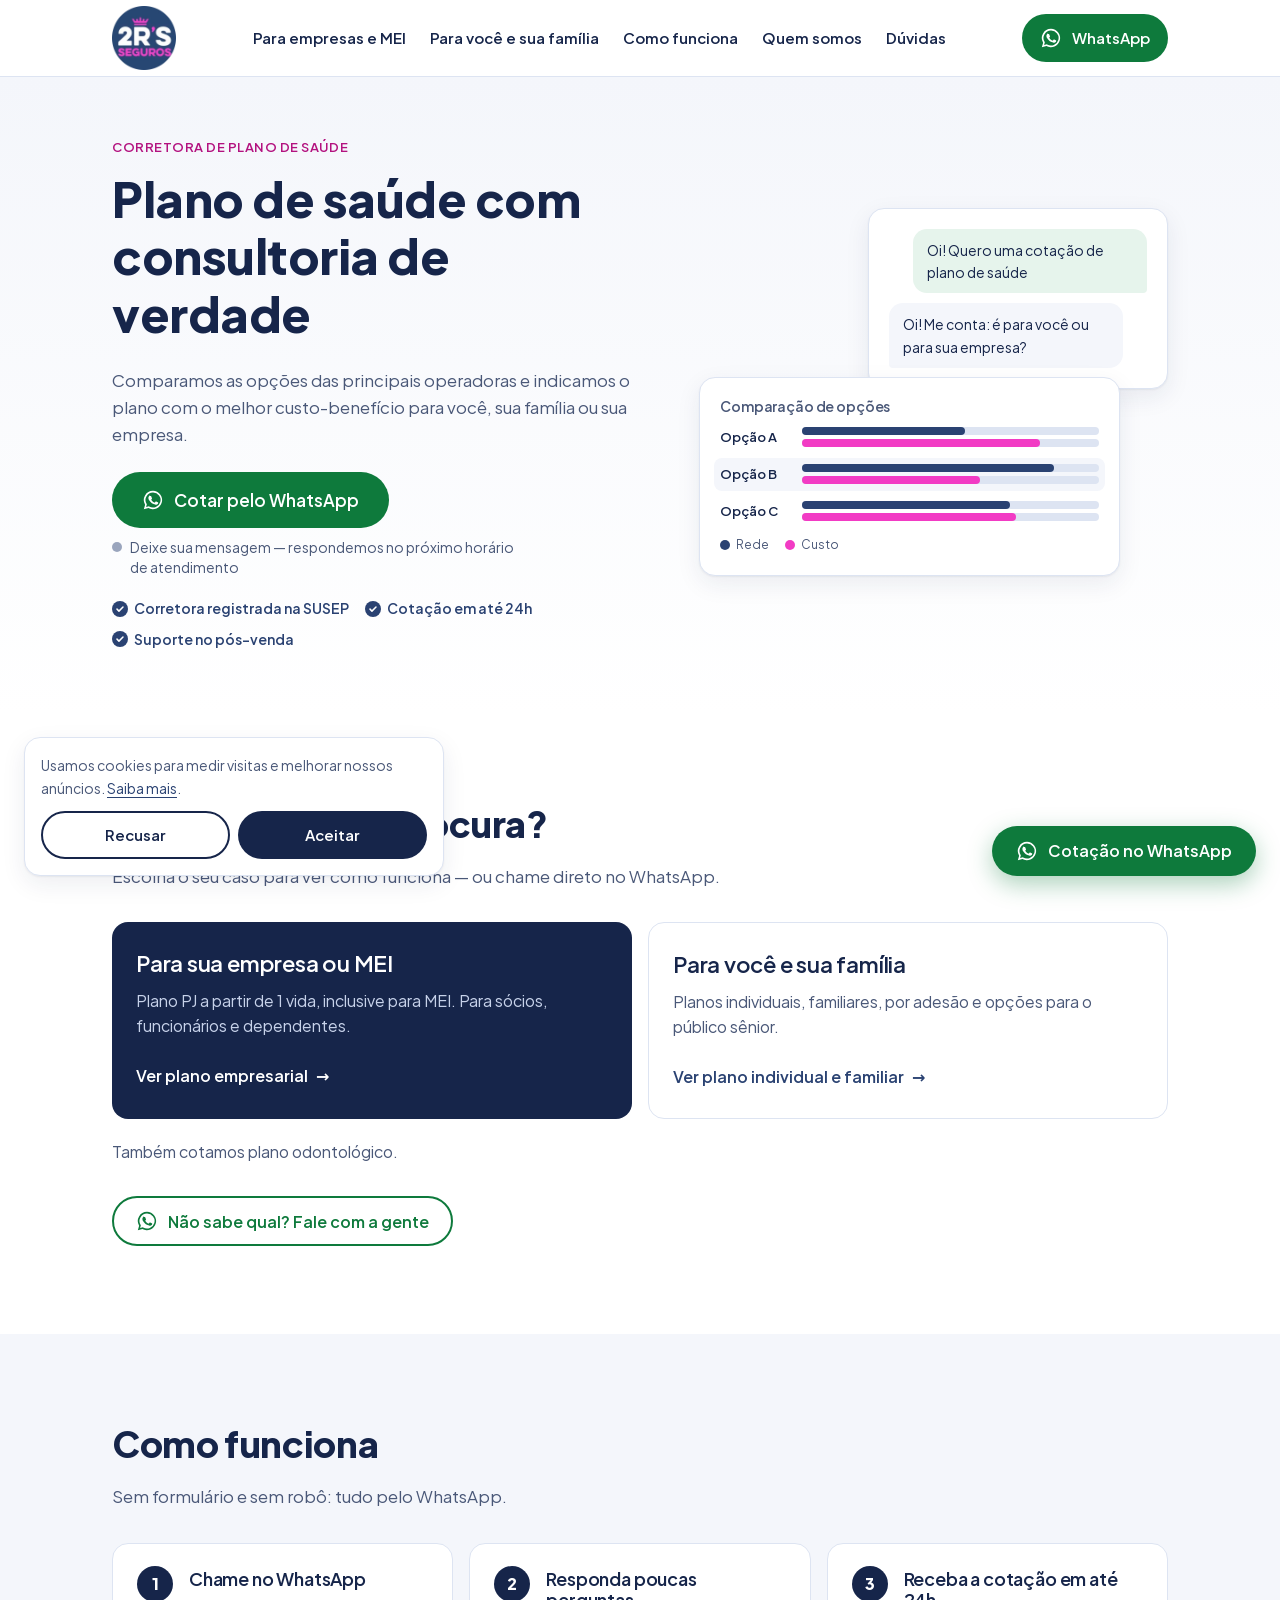
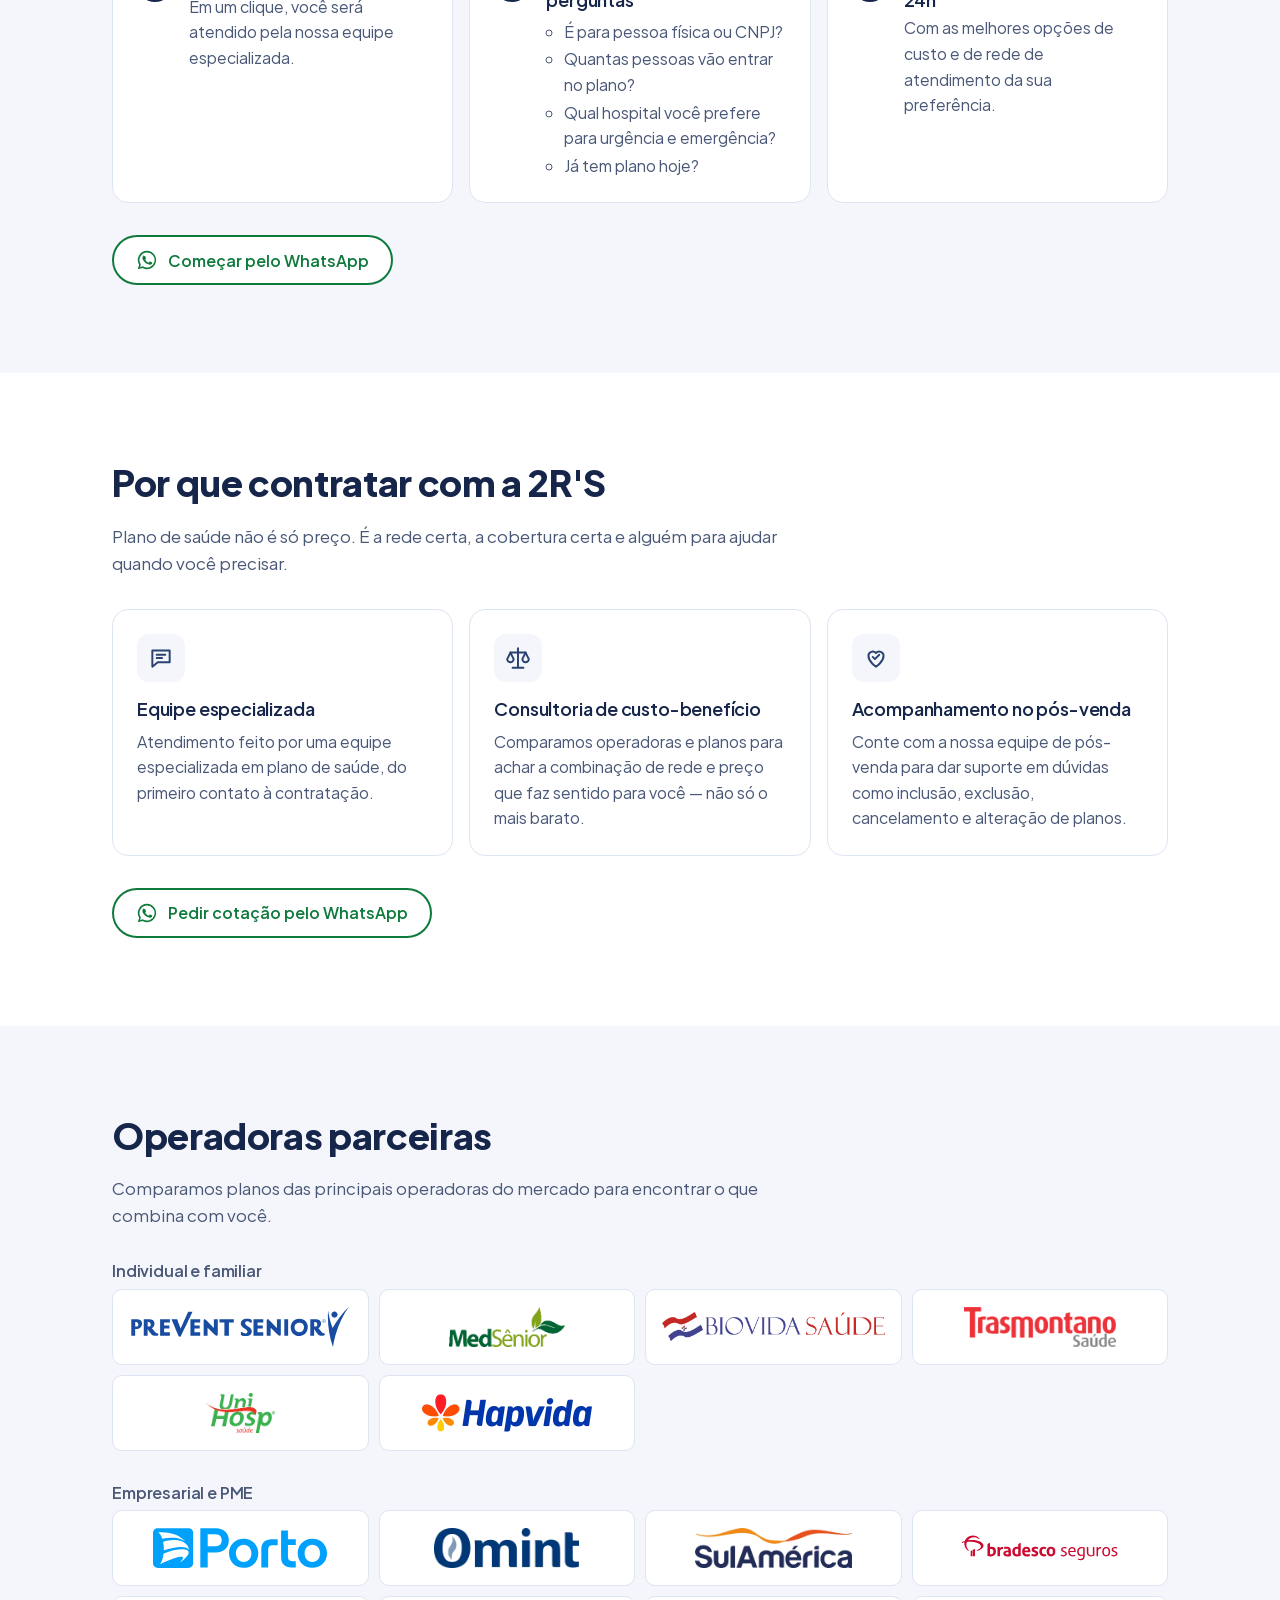
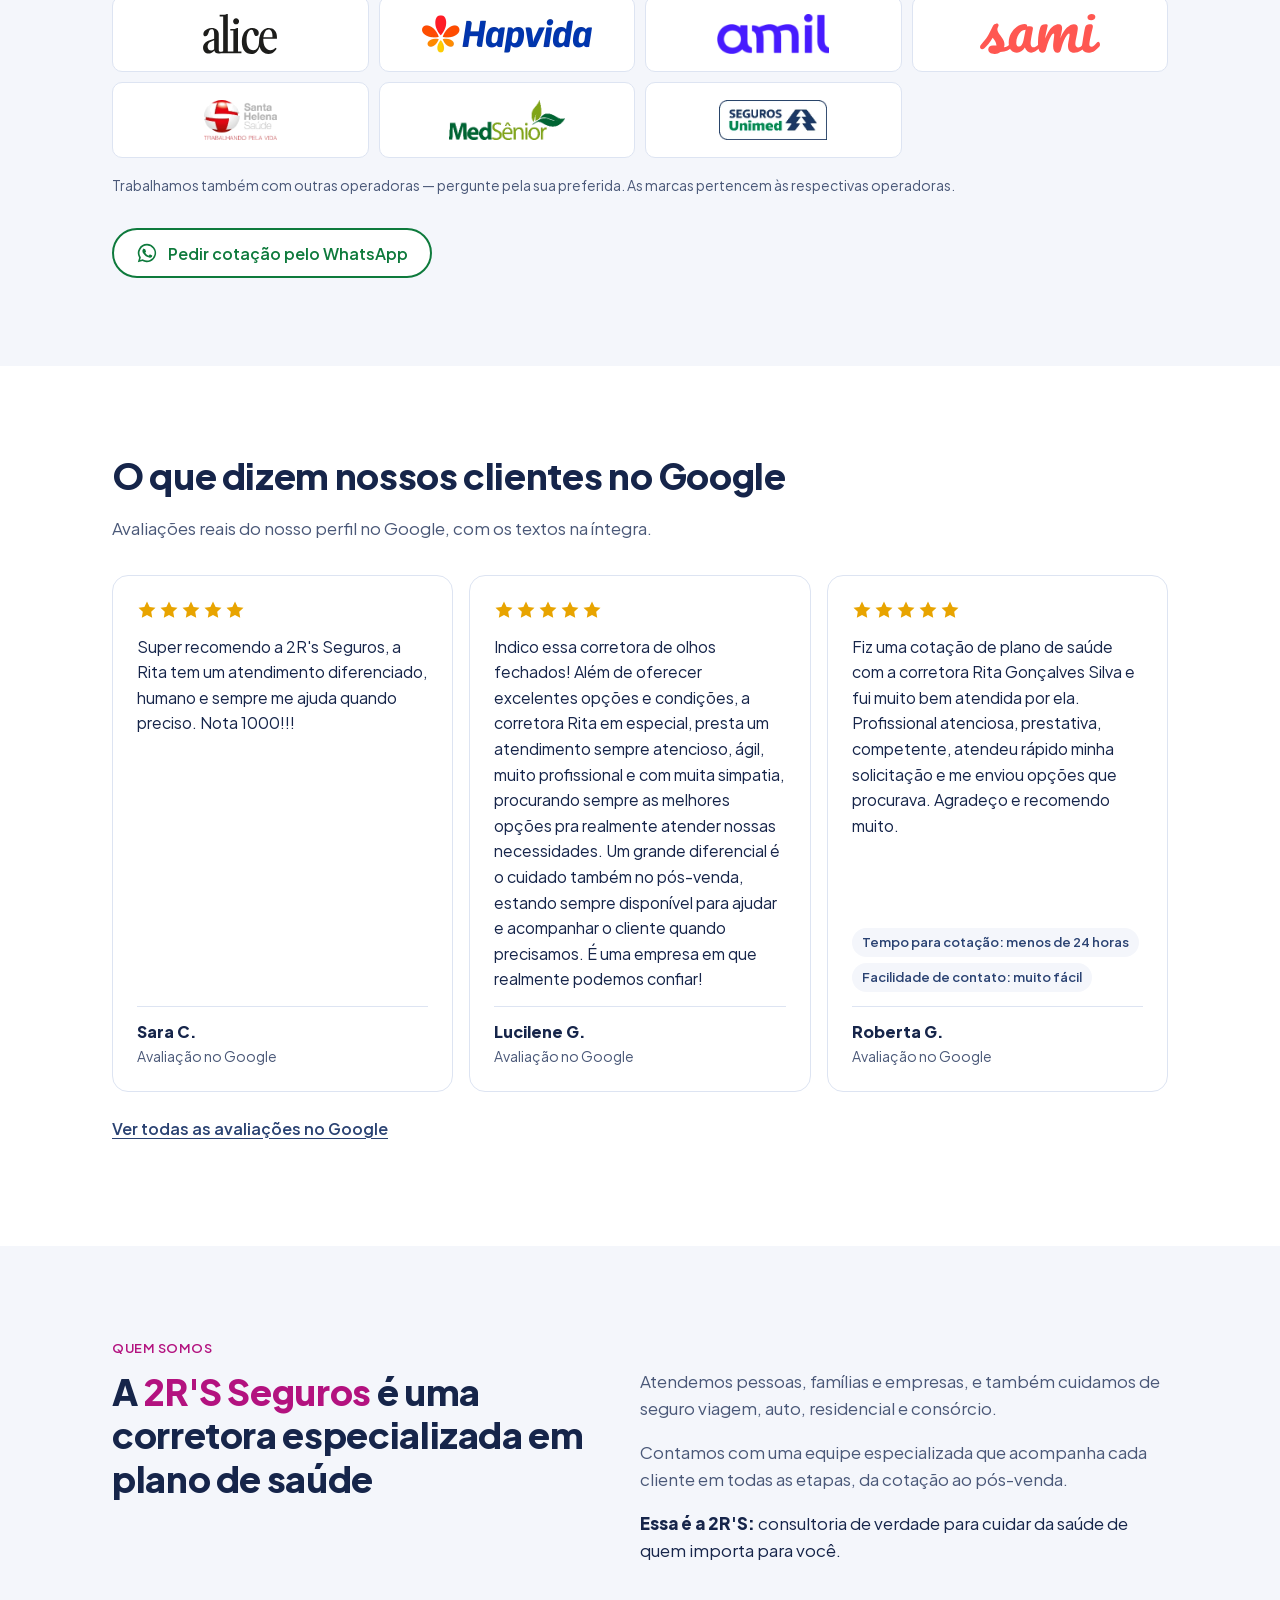
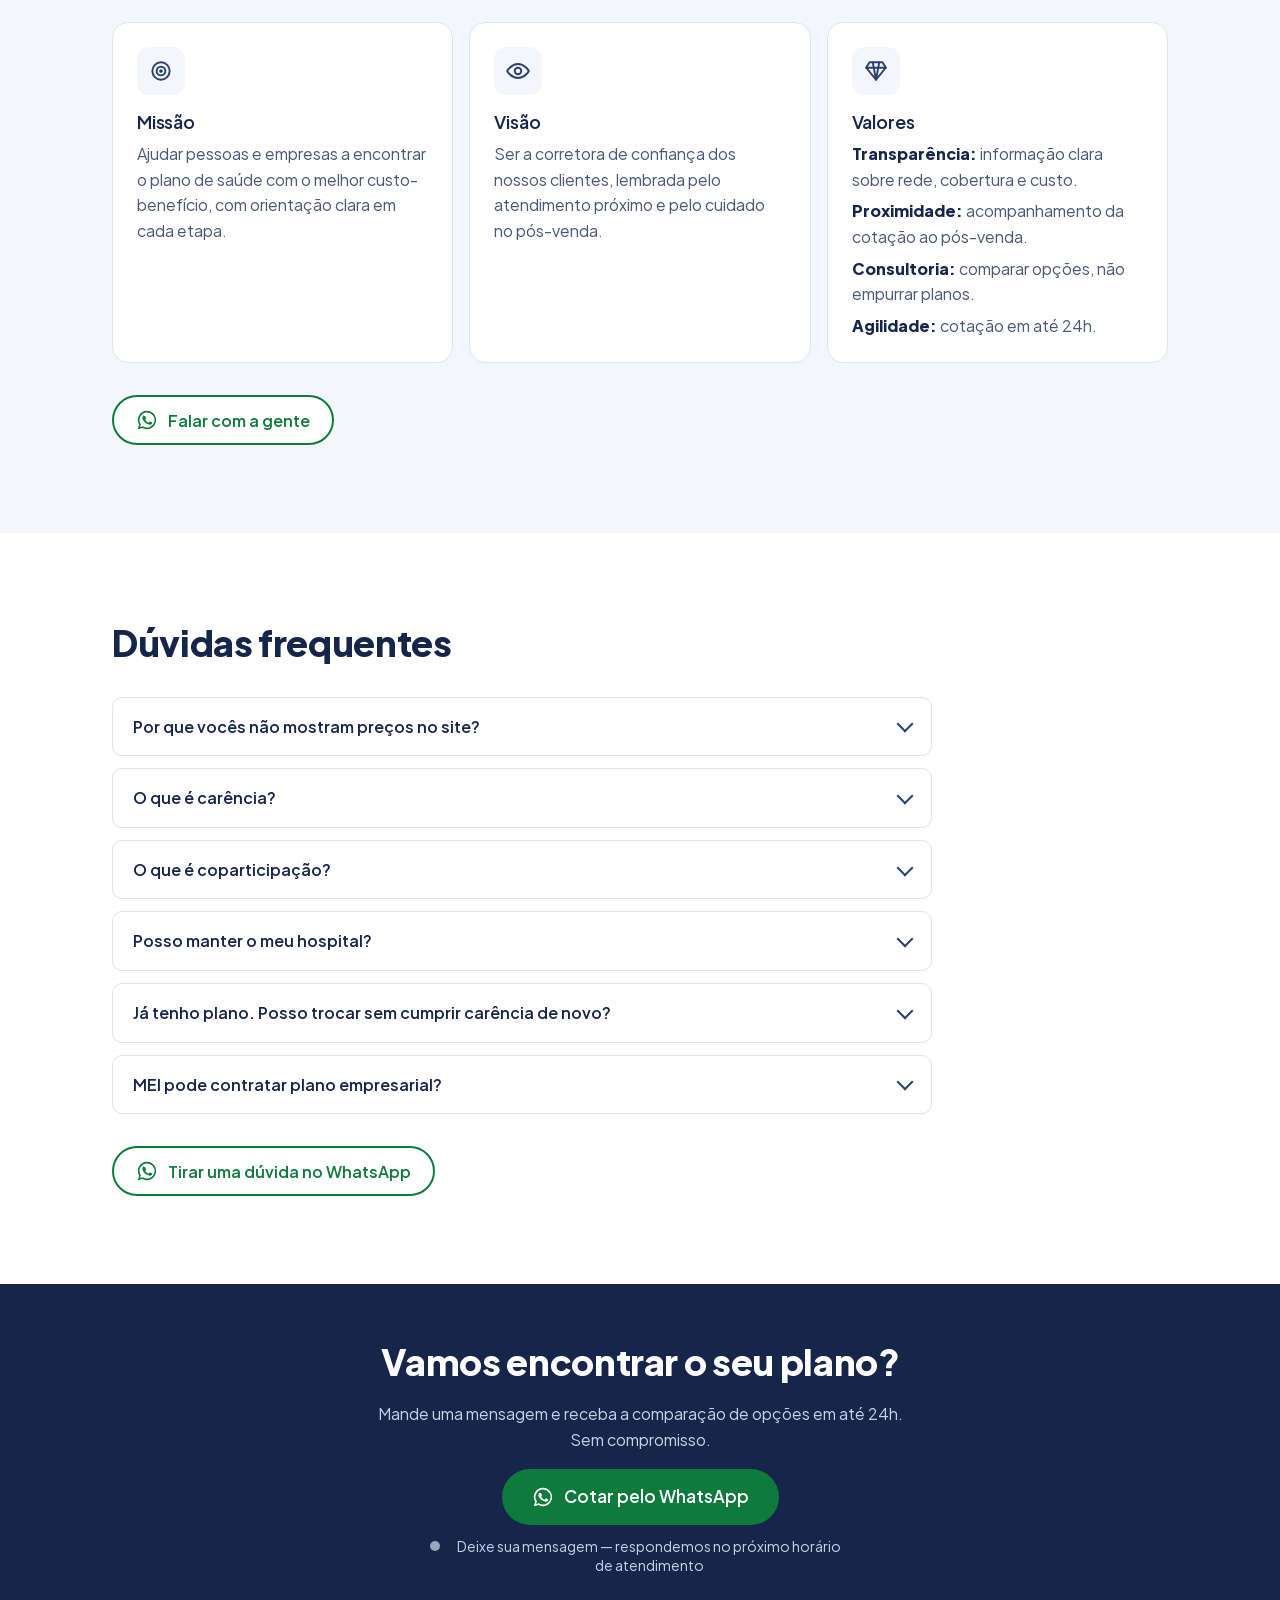
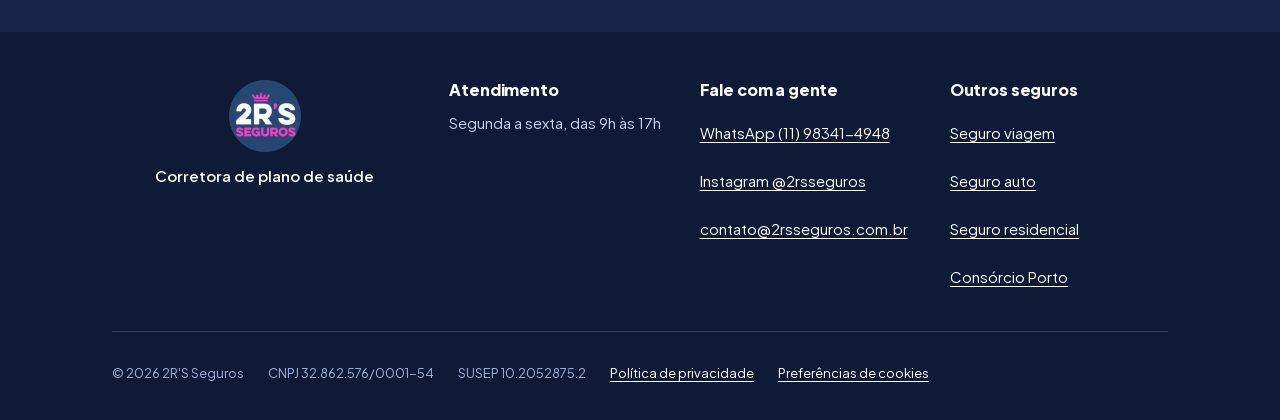
<file: index.html>
<!doctype html>
<html lang="pt-BR">
<head>
<meta charset="utf-8">
<meta name="viewport" content="width=device-width, initial-scale=1">
<title>Plano de Saúde com Consultoria | 2R'S Seguros</title>
<meta name="description" content="Corretora de plano de saúde. Compare as principais operadoras com consultoria e receba sua cotação pelo WhatsApp em até 24h.">
<meta http-equiv="Content-Security-Policy" content="default-src 'self'; script-src 'self' 'unsafe-inline' https://www.googletagmanager.com https://www.googleadservices.com https://googleads.g.doubleclick.net https://www.google.com; style-src 'self' 'unsafe-inline'; font-src 'self'; img-src 'self' data: https://www.googletagmanager.com https://*.google-analytics.com https://googleads.g.doubleclick.net https://www.google.com https://www.google.com.br; connect-src 'self' https://*.google-analytics.com https://*.analytics.google.com https://*.googletagmanager.com https://www.google.com https://googleads.g.doubleclick.net https://www.googleadservices.com; frame-src https://www.googletagmanager.com https://td.doubleclick.net; base-uri 'self'; object-src 'none'; form-action 'none'">
<meta name="referrer" content="strict-origin-when-cross-origin">
<meta name="theme-color" content="#16254a">
<link rel="canonical" href="https://2rsseguros.com.br/">
<meta property="og:type" content="website">
<meta property="og:locale" content="pt_BR">
<meta property="og:site_name" content="2R'S Seguros">
<meta property="og:title" content="Plano de Saúde com Consultoria | 2R'S Seguros">
<meta property="og:description" content="Corretora de plano de saúde. Compare as principais operadoras com consultoria e receba sua cotação pelo WhatsApp em até 24h.">
<meta property="og:url" content="https://2rsseguros.com.br/">
<meta property="og:image" content="https://2rsseguros.com.br/assets/img/logo-circulo.png">
<meta property="og:image:width" content="512">
<meta property="og:image:height" content="512">
<meta property="og:image:alt" content="Logo da 2R'S Seguros">
<meta name="twitter:card" content="summary">
<link rel="icon" href="/favicon.png" type="image/png">
<link rel="apple-touch-icon" href="/favicon.png">
<link rel="preload" href="/assets/fonts/plus-jakarta-sans-800.woff2" as="font" type="font/woff2" crossorigin>
<link rel="preload" href="/assets/fonts/plus-jakarta-sans-400.woff2" as="font" type="font/woff2" crossorigin>
<link rel="stylesheet" href="/assets/css/site.css?v=10">
<!-- Consent Mode v2: padrão "denied" até o visitante aceitar (banner em site.js). Precisa vir ANTES do GTM. -->
<script>
window.dataLayer=window.dataLayer||[];function gtag(){dataLayer.push(arguments);}
(function(){var c=null;try{c=localStorage.getItem('2rs-consent');}catch(e){}
var v=c==='granted'?'granted':'denied';
gtag('consent','default',{ad_storage:v,ad_user_data:v,ad_personalization:v,analytics_storage:v,wait_for_update:500});
gtag('set','ads_data_redaction',true);gtag('set','url_passthrough',true);})();
</script>
<!-- Google Tag Manager -->
<script>(function(w,d,s,l,i){w[l]=w[l]||[];w[l].push({'gtm.start':
new Date().getTime(),event:'gtm.js'});var f=d.getElementsByTagName(s)[0],
j=d.createElement(s),dl=l!='dataLayer'?'&l='+l:'';j.async=true;j.src=
'https://www.googletagmanager.com/gtm.js?id='+i+dl;f.parentNode.insertBefore(j,f);
})(window,document,'script','dataLayer','GTM-T7275CWD');</script>
<!-- End Google Tag Manager -->
<script type="application/ld+json">
{
  "@context": "https://schema.org",
  "@type": "InsuranceAgency",
  "name": "2R'S Seguros",
  "url": "https://2rsseguros.com.br/",
  "logo": "https://2rsseguros.com.br/assets/img/logo-circulo.png",
  "image": "https://2rsseguros.com.br/assets/img/logo-circulo.png",
  "telephone": "+55-11-98341-4948",
  "taxID": "32.862.576/0001-54",
  "sameAs": [
    "https://www.instagram.com/2rsseguros"
  ],
  "openingHoursSpecification": [
    {
      "@type": "OpeningHoursSpecification",
      "dayOfWeek": [
        "Monday",
        "Tuesday",
        "Wednesday",
        "Thursday",
        "Friday"
      ],
      "opens": "09:00",
      "closes": "17:00"
    }
  ]
}
</script>
<script src="/assets/js/config.js?v=10" defer></script>
<script src="/assets/js/site.js?v=10" defer></script>
</head>
<body>
<!-- Google Tag Manager (noscript) -->
<noscript><iframe src="https://www.googletagmanager.com/ns.html?id=GTM-T7275CWD" height="0" width="0" style="display:none;visibility:hidden"></iframe></noscript>
<!-- End Google Tag Manager (noscript) -->
<a class="skip-link" href="#conteudo">Pular para o conteúdo</a>
<header class="site-header">
  <div class="container">
    <a class="logo" href="/" aria-label="2R'S Seguros — página inicial"><img src="/assets/img/logo-circulo-144.webp" width="64" height="64" alt="" fetchpriority="high"></a>
    <nav class="main-nav" aria-label="Principal"><ul><li><a href="/plano-de-saude-empresarial/">Para empresas e MEI</a></li><li><a href="/plano-de-saude-individual-familiar/">Para você e sua família</a></li><li><a href="/#como-funciona">Como funciona</a></li><li><a href="/#quem-somos">Quem somos</a></li><li><a href="/#duvidas">Dúvidas</a></li></ul></nav>
    <a class="btn btn-wa btn-sm js-whatsapp" href="https://wa.me/5511983414948?text=Ol%C3%A1!%20Vim%20pelo%20site%20da%202RS%20e%20quero%20uma%20cota%C3%A7%C3%A3o%20de%20plano%20de%20sa%C3%BAde." target="_blank" rel="noopener" data-wa-location="cabecalho" data-wa-page="home" data-wa-product="saude-geral" aria-label="Falar no WhatsApp"><svg viewBox="0 0 24 24" aria-hidden="true" focusable="false"><path fill="currentColor" d="M12 2a10 10 0 0 0-8.6 15.1L2 22l5-1.3A10 10 0 1 0 12 2zm0 1.8a8.2 8.2 0 1 1-4.2 15.2l-.3-.2-3 .8.8-2.9-.2-.3A8.2 8.2 0 0 1 12 3.8z"/><path fill="currentColor" d="M8.6 7.2c-.2 0-.5 0-.7.3-.3.3-.9.9-.9 2.2s.9 2.6 1.1 2.8c.1.2 1.8 2.9 4.5 3.9 2.2.9 2.7.7 3.2.7.5-.1 1.5-.6 1.7-1.2.2-.6.2-1.1.2-1.2-.1-.1-.2-.2-.5-.3l-1.7-.8c-.2-.1-.4-.1-.6.1l-.8 1c-.1.2-.3.2-.5.1-.3-.1-1.1-.4-2-1.3-.8-.7-1.3-1.5-1.4-1.8-.2-.3 0-.4.1-.5l.4-.4.2-.4v-.4l-.8-1.9c-.2-.5-.4-.4-.5-.4h-.6z"/></svg><span>WhatsApp</span></a>
  </div>
</header>
<main id="conteudo">
  <section class="hero">
    <div class="container hero-grid">
      <div>
        <span class="eyebrow">Corretora de plano de saúde</span>
        <h1>Plano de saúde com consultoria de verdade</h1>
        <p class="lead">Comparamos as opções das principais operadoras e indicamos o plano com o melhor custo-benefício para você, sua família ou sua empresa.</p>
        <div class="hero-cta">
          <a class="btn btn-wa btn-lg js-whatsapp" href="https://wa.me/5511983414948?text=Ol%C3%A1!%20Vim%20pelo%20site%20da%202RS%20e%20quero%20uma%20cota%C3%A7%C3%A3o%20de%20plano%20de%20sa%C3%BAde." target="_blank" rel="noopener" data-wa-location="hero" data-wa-page="home" data-wa-product="saude-geral"><svg viewBox="0 0 24 24" aria-hidden="true" focusable="false"><path fill="currentColor" d="M12 2a10 10 0 0 0-8.6 15.1L2 22l5-1.3A10 10 0 1 0 12 2zm0 1.8a8.2 8.2 0 1 1-4.2 15.2l-.3-.2-3 .8.8-2.9-.2-.3A8.2 8.2 0 0 1 12 3.8z"/><path fill="currentColor" d="M8.6 7.2c-.2 0-.5 0-.7.3-.3.3-.9.9-.9 2.2s.9 2.6 1.1 2.8c.1.2 1.8 2.9 4.5 3.9 2.2.9 2.7.7 3.2.7.5-.1 1.5-.6 1.7-1.2.2-.6.2-1.1.2-1.2-.1-.1-.2-.2-.5-.3l-1.7-.8c-.2-.1-.4-.1-.6.1l-.8 1c-.1.2-.3.2-.5.1-.3-.1-1.1-.4-2-1.3-.8-.7-1.3-1.5-1.4-1.8-.2-.3 0-.4.1-.5l.4-.4.2-.4v-.4l-.8-1.9c-.2-.5-.4-.4-.5-.4h-.6z"/></svg><span>Cotar pelo WhatsApp</span></a>
          <p class="wa-status js-wa-status" aria-live="polite"><span class="dot" aria-hidden="true"></span><span class="js-wa-status-text">Seg. a sex., 9h às 17h</span></p>
        </div>
        <ul class="trust" aria-label="Por que confiar"><li>Corretora registrada na SUSEP</li><li>Cotação em até 24h</li><li>Suporte no pós-venda</li></ul>
      </div>
      <div class="hero-art" aria-hidden="true">
        <span class="art-blob a"></span><span class="art-blob b"></span>
        <div class="art-card art-chat">
          <div class="bubble">Oi! Quero uma cotação de plano de saúde</div>
          <div class="bubble in">Oi! Me conta: é para você ou para sua empresa?</div>
        </div>
        <div class="art-card art-compare">
          <h3>Comparação de opções</h3>
          <div class="art-row"><span>Opção A</span><span class="art-bars"><span style="--w:55%"></span><span class="m" style="--w:80%"></span></span></div>
          <div class="art-row best"><span>Opção B</span><span class="art-bars"><span style="--w:85%"></span><span class="m" style="--w:60%"></span></span></div>
          <div class="art-row"><span>Opção C</span><span class="art-bars"><span style="--w:70%"></span><span class="m" style="--w:72%"></span></span></div>
          <div class="art-legend"><span><i></i>Rede</span><span><i class="m"></i>Custo</span></div>
        </div>
      </div>
    </div>
  </section>
  <section class="section" id="planos" aria-labelledby="planos-t">
    <div class="container">
      <div class="section-head">
        <h2 id="planos-t">Que plano você procura?</h2>
        <p>Escolha o seu caso para ver como funciona — ou chame direto no WhatsApp.</p>
      </div>
      <div class="cards two">
        <a class="path-card" href="/plano-de-saude-empresarial/">
          <h3>Para sua empresa ou MEI</h3>
          <p>Plano PJ a partir de 1 vida, inclusive para MEI. Para sócios, funcionários e dependentes.</p>
          <span class="go">Ver plano empresarial</span>
        </a>
        <a class="path-card light" href="/plano-de-saude-individual-familiar/">
          <h3>Para você e sua família</h3>
          <p>Planos individuais, familiares, por adesão e opções para o público sênior.</p>
          <span class="go">Ver plano individual e familiar</span>
        </a>
      </div>
      <p style="margin-top:20px;color:var(--ink-soft)">Também cotamos plano odontológico.</p>
      <div class="section-cta"><a class="btn btn-wa-outline js-whatsapp" href="https://wa.me/5511983414948?text=Ol%C3%A1!%20Vim%20pelo%20site%20da%202RS%20e%20quero%20uma%20cota%C3%A7%C3%A3o%20de%20plano%20de%20sa%C3%BAde." target="_blank" rel="noopener" data-wa-location="planos" data-wa-page="home" data-wa-product="saude-geral"><svg viewBox="0 0 24 24" aria-hidden="true" focusable="false"><path fill="currentColor" d="M12 2a10 10 0 0 0-8.6 15.1L2 22l5-1.3A10 10 0 1 0 12 2zm0 1.8a8.2 8.2 0 1 1-4.2 15.2l-.3-.2-3 .8.8-2.9-.2-.3A8.2 8.2 0 0 1 12 3.8z"/><path fill="currentColor" d="M8.6 7.2c-.2 0-.5 0-.7.3-.3.3-.9.9-.9 2.2s.9 2.6 1.1 2.8c.1.2 1.8 2.9 4.5 3.9 2.2.9 2.7.7 3.2.7.5-.1 1.5-.6 1.7-1.2.2-.6.2-1.1.2-1.2-.1-.1-.2-.2-.5-.3l-1.7-.8c-.2-.1-.4-.1-.6.1l-.8 1c-.1.2-.3.2-.5.1-.3-.1-1.1-.4-2-1.3-.8-.7-1.3-1.5-1.4-1.8-.2-.3 0-.4.1-.5l.4-.4.2-.4v-.4l-.8-1.9c-.2-.5-.4-.4-.5-.4h-.6z"/></svg><span>Não sabe qual? Fale com a gente</span></a></div>
    </div>
  </section>
  <section class="section alt" id="como-funciona" aria-labelledby="como-funciona-t">
    <div class="container">
      <div class="section-head">
        <h2 id="como-funciona-t">Como funciona</h2>
        <p>Sem formulário e sem robô: tudo pelo WhatsApp.</p>
      </div>
      <ol class="steps">
        <li><h3>Chame no WhatsApp</h3><p>Em um clique, você será atendido pela nossa equipe especializada.</p></li>
        <li><h3>Responda poucas perguntas</h3>
          <ul>
            <li>É para pessoa física ou CNPJ?</li>
            <li>Quantas pessoas vão entrar no plano?</li>
            <li>Qual hospital você prefere para urgência e emergência?</li>
            <li>Já tem plano hoje?</li>
          </ul></li>
        <li><h3>Receba a cotação em até 24h</h3><p>Com as melhores opções de custo e de rede de atendimento da sua preferência.</p></li>
      </ol>
      <div class="section-cta"><a class="btn btn-wa-outline js-whatsapp" href="https://wa.me/5511983414948?text=Ol%C3%A1!%20Vim%20pelo%20site%20da%202RS%20e%20quero%20uma%20cota%C3%A7%C3%A3o%20de%20plano%20de%20sa%C3%BAde." target="_blank" rel="noopener" data-wa-location="como-funciona" data-wa-page="home" data-wa-product="saude-geral"><svg viewBox="0 0 24 24" aria-hidden="true" focusable="false"><path fill="currentColor" d="M12 2a10 10 0 0 0-8.6 15.1L2 22l5-1.3A10 10 0 1 0 12 2zm0 1.8a8.2 8.2 0 1 1-4.2 15.2l-.3-.2-3 .8.8-2.9-.2-.3A8.2 8.2 0 0 1 12 3.8z"/><path fill="currentColor" d="M8.6 7.2c-.2 0-.5 0-.7.3-.3.3-.9.9-.9 2.2s.9 2.6 1.1 2.8c.1.2 1.8 2.9 4.5 3.9 2.2.9 2.7.7 3.2.7.5-.1 1.5-.6 1.7-1.2.2-.6.2-1.1.2-1.2-.1-.1-.2-.2-.5-.3l-1.7-.8c-.2-.1-.4-.1-.6.1l-.8 1c-.1.2-.3.2-.5.1-.3-.1-1.1-.4-2-1.3-.8-.7-1.3-1.5-1.4-1.8-.2-.3 0-.4.1-.5l.4-.4.2-.4v-.4l-.8-1.9c-.2-.5-.4-.4-.5-.4h-.6z"/></svg><span>Começar pelo WhatsApp</span></a></div>
    </div>
  </section>
  <section class="section" id="por-que-2rs" aria-labelledby="por-que-2rs-t">
    <div class="container">
      <div class="section-head">
        <h2 id="por-que-2rs-t">Por que contratar com a 2R'S</h2>
        <p>Plano de saúde não é só preço. É a rede certa, a cobertura certa e alguém para ajudar quando você precisar.</p>
      </div>
      <div class="cards three">
        <div class="card"><div class="icon"><svg viewBox="0 0 24 24" fill="none" stroke="currentColor" stroke-width="1.8" stroke-linecap="round" stroke-linejoin="round" aria-hidden="true" focusable="false"><path d="M4 5h16v11H9l-5 4z"/><path d="M8 9h8M8 12h5"/></svg></div><h3>Equipe especializada</h3><p>Atendimento feito por uma equipe especializada em plano de saúde, do primeiro contato à contratação.</p></div>
        <div class="card"><div class="icon"><svg viewBox="0 0 24 24" fill="none" stroke="currentColor" stroke-width="1.8" stroke-linecap="round" stroke-linejoin="round" aria-hidden="true" focusable="false"><path d="M12 3v18M7 21h10"/><path d="M5 7h14"/><path d="M5 7l-3 6a3 3 0 0 0 6 0z"/><path d="M19 7l-3 6a3 3 0 0 0 6 0z"/></svg></div><h3>Consultoria de custo-benefício</h3><p>Comparamos operadoras e planos para achar a combinação de rede e preço que faz sentido para você — não só o mais barato.</p></div>
        <div class="card"><div class="icon"><svg viewBox="0 0 24 24" fill="none" stroke="currentColor" stroke-width="1.8" stroke-linecap="round" stroke-linejoin="round" aria-hidden="true" focusable="false"><path d="M12 20s-7-4.4-7-10a4 4 0 0 1 7-2.6A4 4 0 0 1 19 10c0 5.6-7 10-7 10z"/><path d="M9 11l2 2 4-4"/></svg></div><h3>Acompanhamento no pós-venda</h3><p>Conte com a nossa equipe de pós-venda para dar suporte em dúvidas como inclusão, exclusão, cancelamento e alteração de planos.</p></div>
      </div>
      <div class="section-cta"><a class="btn btn-wa-outline js-whatsapp" href="https://wa.me/5511983414948?text=Ol%C3%A1!%20Vim%20pelo%20site%20da%202RS%20e%20quero%20uma%20cota%C3%A7%C3%A3o%20de%20plano%20de%20sa%C3%BAde." target="_blank" rel="noopener" data-wa-location="por-que-2rs" data-wa-page="home" data-wa-product="saude-geral"><svg viewBox="0 0 24 24" aria-hidden="true" focusable="false"><path fill="currentColor" d="M12 2a10 10 0 0 0-8.6 15.1L2 22l5-1.3A10 10 0 1 0 12 2zm0 1.8a8.2 8.2 0 1 1-4.2 15.2l-.3-.2-3 .8.8-2.9-.2-.3A8.2 8.2 0 0 1 12 3.8z"/><path fill="currentColor" d="M8.6 7.2c-.2 0-.5 0-.7.3-.3.3-.9.9-.9 2.2s.9 2.6 1.1 2.8c.1.2 1.8 2.9 4.5 3.9 2.2.9 2.7.7 3.2.7.5-.1 1.5-.6 1.7-1.2.2-.6.2-1.1.2-1.2-.1-.1-.2-.2-.5-.3l-1.7-.8c-.2-.1-.4-.1-.6.1l-.8 1c-.1.2-.3.2-.5.1-.3-.1-1.1-.4-2-1.3-.8-.7-1.3-1.5-1.4-1.8-.2-.3 0-.4.1-.5l.4-.4.2-.4v-.4l-.8-1.9c-.2-.5-.4-.4-.5-.4h-.6z"/></svg><span>Pedir cotação pelo WhatsApp</span></a></div>
    </div>
  </section>
  <section class="section alt" id="operadoras" aria-labelledby="operadoras-t">
    <div class="container">
      <div class="section-head">
        <h2 id="operadoras-t">Operadoras parceiras</h2>
        <p>Comparamos planos das principais operadoras do mercado para encontrar o que combina com você.</p>
      </div>
      <div class="ops-group"><h3>Individual e familiar</h3><ul class="ops"><li class="op"><img src="/assets/img/operadoras/prevent-senior.svg" alt="Prevent Senior" width="218" height="40" loading="lazy" decoding="async"></li><li class="op"><img src="/assets/img/operadoras/medsenior.webp" alt="MedSenior" width="116" height="40" loading="lazy" decoding="async"></li><li class="op"><img src="/assets/img/operadoras/biovida.webp" alt="Biovida" width="312" height="40" loading="lazy" decoding="async"></li><li class="op"><img src="/assets/img/operadoras/trasmontano.webp" alt="Trasmontano" width="152" height="40" loading="lazy" decoding="async"></li><li class="op"><img src="/assets/img/operadoras/unihosp.webp" alt="UniHosp" width="69" height="40" loading="lazy" decoding="async"></li><li class="op"><img src="/assets/img/operadoras/hapvida.webp" alt="Hapvida" width="179" height="40" loading="lazy" decoding="async"></li></ul></div><div class="ops-group"><h3>Empresarial e PME</h3><ul class="ops"><li class="op"><img src="/assets/img/operadoras/porto.svg" alt="Porto" width="175" height="40" loading="lazy" decoding="async"></li><li class="op"><img src="/assets/img/operadoras/omint.webp" alt="Omint" width="145" height="40" loading="lazy" decoding="async"></li><li class="op"><img src="/assets/img/operadoras/sulamerica.webp" alt="SulAmérica" width="157" height="40" loading="lazy" decoding="async"></li><li class="op"><img src="/assets/img/operadoras/bradesco.svg" alt="Bradesco" width="172" height="40" loading="lazy" decoding="async"></li><li class="op"><img src="/assets/img/operadoras/alice.svg" alt="Alice" width="74" height="40" loading="lazy" decoding="async"></li><li class="op"><img src="/assets/img/operadoras/hapvida.webp" alt="Hapvida" width="179" height="40" loading="lazy" decoding="async"></li><li class="op"><img src="/assets/img/operadoras/amil.webp" alt="Amil" width="112" height="40" loading="lazy" decoding="async"></li><li class="op"><img src="/assets/img/operadoras/sami.svg" alt="Sami" width="120" height="40" loading="lazy" decoding="async"></li><li class="op"><img src="/assets/img/operadoras/santa-helena.webp" alt="Santa Helena" width="73" height="40" loading="lazy" decoding="async"></li><li class="op"><img src="/assets/img/operadoras/medsenior.webp" alt="MedSenior" width="116" height="40" loading="lazy" decoding="async"></li><li class="op"><img src="/assets/img/operadoras/seguros-unimed.webp" alt="Seguros Unimed" width="108" height="40" loading="lazy" decoding="async"></li></ul></div>
      <p class="ops-note">Trabalhamos também com outras operadoras — pergunte pela sua preferida. As marcas pertencem às respectivas operadoras.</p>
      <div class="section-cta"><a class="btn btn-wa-outline js-whatsapp" href="https://wa.me/5511983414948?text=Ol%C3%A1!%20Vim%20pelo%20site%20da%202RS%20e%20quero%20uma%20cota%C3%A7%C3%A3o%20de%20plano%20de%20sa%C3%BAde." target="_blank" rel="noopener" data-wa-location="operadoras" data-wa-page="home" data-wa-product="saude-geral"><svg viewBox="0 0 24 24" aria-hidden="true" focusable="false"><path fill="currentColor" d="M12 2a10 10 0 0 0-8.6 15.1L2 22l5-1.3A10 10 0 1 0 12 2zm0 1.8a8.2 8.2 0 1 1-4.2 15.2l-.3-.2-3 .8.8-2.9-.2-.3A8.2 8.2 0 0 1 12 3.8z"/><path fill="currentColor" d="M8.6 7.2c-.2 0-.5 0-.7.3-.3.3-.9.9-.9 2.2s.9 2.6 1.1 2.8c.1.2 1.8 2.9 4.5 3.9 2.2.9 2.7.7 3.2.7.5-.1 1.5-.6 1.7-1.2.2-.6.2-1.1.2-1.2-.1-.1-.2-.2-.5-.3l-1.7-.8c-.2-.1-.4-.1-.6.1l-.8 1c-.1.2-.3.2-.5.1-.3-.1-1.1-.4-2-1.3-.8-.7-1.3-1.5-1.4-1.8-.2-.3 0-.4.1-.5l.4-.4.2-.4v-.4l-.8-1.9c-.2-.5-.4-.4-.5-.4h-.6z"/></svg><span>Pedir cotação pelo WhatsApp</span></a></div>
    </div>
  </section>
  <section class="section" id="avaliacoes" aria-labelledby="avaliacoes-t">
    <div class="container">
      <div class="section-head">
        <h2 id="avaliacoes-t">O que dizem nossos clientes no Google</h2>
        <p>Avaliações reais do nosso perfil no Google, com os textos na íntegra.</p>
      </div>
      <div class="cards three reviews"><figure class="review"><div class="stars" role="img" aria-label="5 de 5 estrelas"><svg viewBox="0 0 20 20" aria-hidden="true" focusable="false"><path fill="currentColor" d="M10 1.5l2.6 5.4 5.9.8-4.3 4.1 1 5.9L10 14.9l-5.2 2.8 1-5.9L1.5 7.7l5.9-.8z"/></svg><svg viewBox="0 0 20 20" aria-hidden="true" focusable="false"><path fill="currentColor" d="M10 1.5l2.6 5.4 5.9.8-4.3 4.1 1 5.9L10 14.9l-5.2 2.8 1-5.9L1.5 7.7l5.9-.8z"/></svg><svg viewBox="0 0 20 20" aria-hidden="true" focusable="false"><path fill="currentColor" d="M10 1.5l2.6 5.4 5.9.8-4.3 4.1 1 5.9L10 14.9l-5.2 2.8 1-5.9L1.5 7.7l5.9-.8z"/></svg><svg viewBox="0 0 20 20" aria-hidden="true" focusable="false"><path fill="currentColor" d="M10 1.5l2.6 5.4 5.9.8-4.3 4.1 1 5.9L10 14.9l-5.2 2.8 1-5.9L1.5 7.7l5.9-.8z"/></svg><svg viewBox="0 0 20 20" aria-hidden="true" focusable="false"><path fill="currentColor" d="M10 1.5l2.6 5.4 5.9.8-4.3 4.1 1 5.9L10 14.9l-5.2 2.8 1-5.9L1.5 7.7l5.9-.8z"/></svg></div><blockquote><p>Super recomendo a 2R's Seguros, a Rita tem um atendimento diferenciado, humano e sempre me ajuda quando preciso. Nota 1000!!!</p></blockquote><figcaption><strong>Sara C.</strong><span>Avaliação no Google</span></figcaption></figure><figure class="review"><div class="stars" role="img" aria-label="5 de 5 estrelas"><svg viewBox="0 0 20 20" aria-hidden="true" focusable="false"><path fill="currentColor" d="M10 1.5l2.6 5.4 5.9.8-4.3 4.1 1 5.9L10 14.9l-5.2 2.8 1-5.9L1.5 7.7l5.9-.8z"/></svg><svg viewBox="0 0 20 20" aria-hidden="true" focusable="false"><path fill="currentColor" d="M10 1.5l2.6 5.4 5.9.8-4.3 4.1 1 5.9L10 14.9l-5.2 2.8 1-5.9L1.5 7.7l5.9-.8z"/></svg><svg viewBox="0 0 20 20" aria-hidden="true" focusable="false"><path fill="currentColor" d="M10 1.5l2.6 5.4 5.9.8-4.3 4.1 1 5.9L10 14.9l-5.2 2.8 1-5.9L1.5 7.7l5.9-.8z"/></svg><svg viewBox="0 0 20 20" aria-hidden="true" focusable="false"><path fill="currentColor" d="M10 1.5l2.6 5.4 5.9.8-4.3 4.1 1 5.9L10 14.9l-5.2 2.8 1-5.9L1.5 7.7l5.9-.8z"/></svg><svg viewBox="0 0 20 20" aria-hidden="true" focusable="false"><path fill="currentColor" d="M10 1.5l2.6 5.4 5.9.8-4.3 4.1 1 5.9L10 14.9l-5.2 2.8 1-5.9L1.5 7.7l5.9-.8z"/></svg></div><blockquote><p>Indico essa corretora de olhos fechados! Além de oferecer excelentes opções e condições, a corretora Rita em especial, presta um atendimento sempre atencioso, ágil, muito profissional e com muita simpatia, procurando sempre as melhores opções pra realmente atender nossas necessidades. Um grande diferencial é o cuidado também no pós-venda, estando sempre disponível para ajudar e acompanhar o cliente quando precisamos. É uma empresa em que realmente podemos confiar!</p></blockquote><figcaption><strong>Lucilene G.</strong><span>Avaliação no Google</span></figcaption></figure><figure class="review"><div class="stars" role="img" aria-label="5 de 5 estrelas"><svg viewBox="0 0 20 20" aria-hidden="true" focusable="false"><path fill="currentColor" d="M10 1.5l2.6 5.4 5.9.8-4.3 4.1 1 5.9L10 14.9l-5.2 2.8 1-5.9L1.5 7.7l5.9-.8z"/></svg><svg viewBox="0 0 20 20" aria-hidden="true" focusable="false"><path fill="currentColor" d="M10 1.5l2.6 5.4 5.9.8-4.3 4.1 1 5.9L10 14.9l-5.2 2.8 1-5.9L1.5 7.7l5.9-.8z"/></svg><svg viewBox="0 0 20 20" aria-hidden="true" focusable="false"><path fill="currentColor" d="M10 1.5l2.6 5.4 5.9.8-4.3 4.1 1 5.9L10 14.9l-5.2 2.8 1-5.9L1.5 7.7l5.9-.8z"/></svg><svg viewBox="0 0 20 20" aria-hidden="true" focusable="false"><path fill="currentColor" d="M10 1.5l2.6 5.4 5.9.8-4.3 4.1 1 5.9L10 14.9l-5.2 2.8 1-5.9L1.5 7.7l5.9-.8z"/></svg><svg viewBox="0 0 20 20" aria-hidden="true" focusable="false"><path fill="currentColor" d="M10 1.5l2.6 5.4 5.9.8-4.3 4.1 1 5.9L10 14.9l-5.2 2.8 1-5.9L1.5 7.7l5.9-.8z"/></svg></div><blockquote><p>Fiz uma cotação de plano de saúde com a corretora Rita Gonçalves Silva e fui muito bem atendida por ela. Profissional atenciosa, prestativa, competente, atendeu rápido minha solicitação e me enviou opções que procurava. Agradeço e recomendo muito.</p></blockquote><ul class="review-tags"><li>Tempo para cotação: menos de 24 horas</li><li>Facilidade de contato: muito fácil</li></ul><figcaption><strong>Roberta G.</strong><span>Avaliação no Google</span></figcaption></figure></div>
      <p class="reviews-link"><a href="https://share.google/1SWVw5Mm33m8Inv43" target="_blank" rel="noopener">Ver todas as avaliações no Google</a></p>
    </div>
  </section>
  <section class="section alt" id="quem-somos" aria-labelledby="quem-somos-t">
    <div class="container">
      <div class="about-grid">
        <div class="about-title">
          <span class="eyebrow">Quem somos</span>
          <h2 id="quem-somos-t">A <span class="brand">2R'S Seguros</span> é uma corretora especializada em plano de saúde</h2>
        </div>
        <div class="about-text">
          <p>Atendemos pessoas, famílias e empresas, e também cuidamos de seguro viagem, auto, residencial e consórcio.</p>
          <p>Contamos com uma equipe especializada que acompanha cada cliente em todas as etapas, da cotação ao pós-venda.</p>
          <p class="about-closing"><strong>Essa é a 2R'S:</strong> consultoria de verdade para cuidar da saúde de quem importa para você.</p>
        </div>
      </div>
      <div class="mvv">
        <div class="card"><div class="icon"><svg viewBox="0 0 24 24" fill="none" stroke="currentColor" stroke-width="1.8" stroke-linecap="round" stroke-linejoin="round" aria-hidden="true" focusable="false"><circle cx="12" cy="12" r="8"/><circle cx="12" cy="12" r="4"/><circle cx="12" cy="12" r="0.8" fill="currentColor"/></svg></div><h3>Missão</h3><p>Ajudar pessoas e empresas a encontrar o plano de saúde com o melhor custo-benefício, com orientação clara em cada etapa.</p></div>
        <div class="card"><div class="icon"><svg viewBox="0 0 24 24" fill="none" stroke="currentColor" stroke-width="1.8" stroke-linecap="round" stroke-linejoin="round" aria-hidden="true" focusable="false"><path d="M2 12s3.6-6.5 10-6.5S22 12 22 12s-3.6 6.5-10 6.5S2 12 2 12z"/><circle cx="12" cy="12" r="3"/></svg></div><h3>Visão</h3><p>Ser a corretora de confiança dos nossos clientes, lembrada pelo atendimento próximo e pelo cuidado no pós-venda.</p></div>
        <div class="card"><div class="icon"><svg viewBox="0 0 24 24" fill="none" stroke="currentColor" stroke-width="1.8" stroke-linecap="round" stroke-linejoin="round" aria-hidden="true" focusable="false"><path d="M6 4h12l3 5-9 11L3 9z"/><path d="M3 9h18M9 4l3 16M15 4l-3 16"/></svg></div><h3>Valores</h3>
          <ul class="values"><li><strong>Transparência:</strong> informação clara sobre rede, cobertura e custo.</li><li><strong>Proximidade:</strong> acompanhamento da cotação ao pós-venda.</li><li><strong>Consultoria:</strong> comparar opções, não empurrar planos.</li><li><strong>Agilidade:</strong> cotação em até 24h.</li></ul></div>
      </div>
      <div class="section-cta"><a class="btn btn-wa-outline js-whatsapp" href="https://wa.me/5511983414948?text=Ol%C3%A1!%20Vim%20pelo%20site%20da%202RS%20e%20quero%20uma%20cota%C3%A7%C3%A3o%20de%20plano%20de%20sa%C3%BAde." target="_blank" rel="noopener" data-wa-location="quem-somos" data-wa-page="home" data-wa-product="saude-geral"><svg viewBox="0 0 24 24" aria-hidden="true" focusable="false"><path fill="currentColor" d="M12 2a10 10 0 0 0-8.6 15.1L2 22l5-1.3A10 10 0 1 0 12 2zm0 1.8a8.2 8.2 0 1 1-4.2 15.2l-.3-.2-3 .8.8-2.9-.2-.3A8.2 8.2 0 0 1 12 3.8z"/><path fill="currentColor" d="M8.6 7.2c-.2 0-.5 0-.7.3-.3.3-.9.9-.9 2.2s.9 2.6 1.1 2.8c.1.2 1.8 2.9 4.5 3.9 2.2.9 2.7.7 3.2.7.5-.1 1.5-.6 1.7-1.2.2-.6.2-1.1.2-1.2-.1-.1-.2-.2-.5-.3l-1.7-.8c-.2-.1-.4-.1-.6.1l-.8 1c-.1.2-.3.2-.5.1-.3-.1-1.1-.4-2-1.3-.8-.7-1.3-1.5-1.4-1.8-.2-.3 0-.4.1-.5l.4-.4.2-.4v-.4l-.8-1.9c-.2-.5-.4-.4-.5-.4h-.6z"/></svg><span>Falar com a gente</span></a></div>
    </div>
  </section>
  <section class="section" id="duvidas" aria-labelledby="duvidas-t">
    <div class="container">
      <div class="section-head">
        <h2 id="duvidas-t">Dúvidas frequentes</h2>
      </div>
      <div class="faq"><details><summary>Por que vocês não mostram preços no site?</summary><div class="answer"><p>O valor de um plano depende da idade de cada pessoa, do tipo de plano, da rede de hospitais e da região. Uma tabela genérica dificilmente mostraria o preço real para você.</p><p>Na cotação, comparamos opções reais para o seu perfil e mostramos onde está o melhor custo-benefício.</p></div></details><details><summary>O que é carência?</summary><div class="answer"><p>É o período, depois da contratação, em que alguns atendimentos ainda não têm cobertura. A ANS define prazos máximos: 24 horas para urgência e emergência, 300 dias para parto e até 180 dias para os demais casos.</p><p>A redução de carências é sempre analisada pela operadora, caso a caso. Parto, terapias e a Cobertura Parcial Temporária (CPT) de doenças preexistentes não têm redução. A gente verifica as condições na cotação.</p></div></details><details><summary>O que é coparticipação?</summary><div class="answer"><p>No plano com coparticipação, a mensalidade costuma ser menor e você paga uma parte do valor quando usa. Há dois formatos:</p><ul><li><strong>Coparticipação total:</strong> a cobrança vale para consultas, exames e demais procedimentos.</li><li><strong>Coparticipação parcial:</strong> a cobrança vale só para alguns atendimentos, como as terapias.</li></ul><p>No plano sem coparticipação, a mensalidade é maior, mas não há cobrança por uso.</p><p>Qual compensa depende de quanto você costuma usar o plano — a gente ajuda a fazer essa conta.</p></div></details><details><summary>Posso manter o meu hospital?</summary><div class="answer"><p>Depende da rede credenciada de cada plano. Por isso perguntamos qual hospital é importante para você em urgência e emergência: assim a comparação já considera as opções que incluem esse hospital.</p></div></details><details><summary>Já tenho plano. Posso trocar sem cumprir carência de novo?</summary><div class="answer"><p>Quem já tem plano pode pedir redução de carência na troca, mas ela é <strong>sempre analisada pela operadora</strong>, que decide o que aceita reduzir.</p><p>Mesmo com redução, <strong>parto, terapias e a CPT</strong> (Cobertura Parcial Temporária, aplicada a doenças preexistentes) não têm redução de carência.</p><p>A gente leva o seu caso à operadora e explica o que muda antes de você decidir.</p></div></details><details><summary>MEI pode contratar plano empresarial?</summary><div class="answer"><p>Sim. Hoje já existem opções de plano PJ a partir de 1 vida — ou seja, o próprio MEI pode contratar só para si, e incluir dependentes se quiser.</p><p>Cada operadora tem suas regras, como um tempo mínimo de CNPJ ativo. A gente confere isso para você.</p></div></details></div>
      <div class="section-cta"><a class="btn btn-wa-outline js-whatsapp" href="https://wa.me/5511983414948?text=Ol%C3%A1!%20Vim%20pelo%20site%20da%202RS%20e%20quero%20uma%20cota%C3%A7%C3%A3o%20de%20plano%20de%20sa%C3%BAde." target="_blank" rel="noopener" data-wa-location="duvidas" data-wa-page="home" data-wa-product="saude-geral"><svg viewBox="0 0 24 24" aria-hidden="true" focusable="false"><path fill="currentColor" d="M12 2a10 10 0 0 0-8.6 15.1L2 22l5-1.3A10 10 0 1 0 12 2zm0 1.8a8.2 8.2 0 1 1-4.2 15.2l-.3-.2-3 .8.8-2.9-.2-.3A8.2 8.2 0 0 1 12 3.8z"/><path fill="currentColor" d="M8.6 7.2c-.2 0-.5 0-.7.3-.3.3-.9.9-.9 2.2s.9 2.6 1.1 2.8c.1.2 1.8 2.9 4.5 3.9 2.2.9 2.7.7 3.2.7.5-.1 1.5-.6 1.7-1.2.2-.6.2-1.1.2-1.2-.1-.1-.2-.2-.5-.3l-1.7-.8c-.2-.1-.4-.1-.6.1l-.8 1c-.1.2-.3.2-.5.1-.3-.1-1.1-.4-2-1.3-.8-.7-1.3-1.5-1.4-1.8-.2-.3 0-.4.1-.5l.4-.4.2-.4v-.4l-.8-1.9c-.2-.5-.4-.4-.5-.4h-.6z"/></svg><span>Tirar uma dúvida no WhatsApp</span></a></div>
    </div>
  </section>
  <section class="final-cta" aria-labelledby="cta-final-t">
    <div class="container">
      <h2 id="cta-final-t">Vamos encontrar o seu plano?</h2>
      <p>Mande uma mensagem e receba a comparação de opções em até 24h. Sem compromisso.</p>
      <a class="btn btn-wa btn-lg js-whatsapp" href="https://wa.me/5511983414948?text=Ol%C3%A1!%20Vim%20pelo%20site%20da%202RS%20e%20quero%20uma%20cota%C3%A7%C3%A3o%20de%20plano%20de%20sa%C3%BAde." target="_blank" rel="noopener" data-wa-location="cta-final" data-wa-page="home" data-wa-product="saude-geral"><svg viewBox="0 0 24 24" aria-hidden="true" focusable="false"><path fill="currentColor" d="M12 2a10 10 0 0 0-8.6 15.1L2 22l5-1.3A10 10 0 1 0 12 2zm0 1.8a8.2 8.2 0 1 1-4.2 15.2l-.3-.2-3 .8.8-2.9-.2-.3A8.2 8.2 0 0 1 12 3.8z"/><path fill="currentColor" d="M8.6 7.2c-.2 0-.5 0-.7.3-.3.3-.9.9-.9 2.2s.9 2.6 1.1 2.8c.1.2 1.8 2.9 4.5 3.9 2.2.9 2.7.7 3.2.7.5-.1 1.5-.6 1.7-1.2.2-.6.2-1.1.2-1.2-.1-.1-.2-.2-.5-.3l-1.7-.8c-.2-.1-.4-.1-.6.1l-.8 1c-.1.2-.3.2-.5.1-.3-.1-1.1-.4-2-1.3-.8-.7-1.3-1.5-1.4-1.8-.2-.3 0-.4.1-.5l.4-.4.2-.4v-.4l-.8-1.9c-.2-.5-.4-.4-.5-.4h-.6z"/></svg><span>Cotar pelo WhatsApp</span></a>
      <p class="wa-status js-wa-status" aria-live="polite"><span class="dot" aria-hidden="true"></span><span class="js-wa-status-text">Seg. a sex., 9h às 17h</span></p>
    </div>
  </section>
</main>
<footer class="site-footer">
  <div class="container">
    <div class="footer-grid">
      <div class="footer-brand">
        <img src="/assets/img/logo-circulo-144.webp" width="72" height="72" alt="2R'S Seguros" loading="lazy">
        <p>Corretora de plano de saúde</p>
      </div>
      <div>
        <h2>Atendimento</h2>
        <p>Segunda a sexta, das 9h às 17h</p>
      </div>
      <div>
        <h2>Fale com a gente</h2>
        <ul>
          <li><a class=" js-whatsapp" href="https://wa.me/5511983414948?text=Ol%C3%A1!%20Vim%20pelo%20site%20da%202RS%20e%20quero%20uma%20cota%C3%A7%C3%A3o%20de%20plano%20de%20sa%C3%BAde." target="_blank" rel="noopener" data-wa-location="rodape" data-wa-page="home" data-wa-product="saude-geral"><span>WhatsApp <span class="js-wa-number">(11) 98341-4948</span></span></a></li>
          <li><a href="https://www.instagram.com/2rsseguros" target="_blank" rel="noopener">Instagram @2rsseguros</a></li>
          <li><a class="js-email" data-u="contato" data-d="2rsseguros.com.br" href="#">contato (arroba) 2rsseguros.com.br</a></li>
        </ul>
      </div>
      <div>
        <h2>Outros seguros</h2>
        <ul><li><a class=" js-whatsapp" href="https://wa.me/5511983414948?text=Ol%C3%A1!%20Vim%20pelo%20site%20e%20quero%20informa%C3%A7%C3%B5es%20sobre%20seguro%20viagem" target="_blank" rel="noopener" data-wa-location="rodape" data-wa-page="home" data-wa-product="viagem"><span>Seguro viagem</span></a></li><li><a class=" js-whatsapp" href="https://wa.me/5511983414948?text=Ol%C3%A1!%20Vim%20pelo%20site%20e%20quero%20informa%C3%A7%C3%B5es%20sobre%20seguro%20auto" target="_blank" rel="noopener" data-wa-location="rodape" data-wa-page="home" data-wa-product="auto"><span>Seguro auto</span></a></li><li><a class=" js-whatsapp" href="https://wa.me/5511983414948?text=Ol%C3%A1!%20Vim%20pelo%20site%20e%20quero%20informa%C3%A7%C3%B5es%20sobre%20seguro%20residencial" target="_blank" rel="noopener" data-wa-location="rodape" data-wa-page="home" data-wa-product="residencial"><span>Seguro residencial</span></a></li><li><a class=" js-whatsapp" href="https://wa.me/5511983414948?text=Ol%C3%A1!%20Vim%20pelo%20site%20e%20quero%20informa%C3%A7%C3%B5es%20sobre%20cons%C3%B3rcio%20Porto" target="_blank" rel="noopener" data-wa-location="rodape" data-wa-page="home" data-wa-product="consorcio"><span>Consórcio Porto</span></a></li></ul>
      </div>
    </div>
    <div class="footer-legal">
      <span>© 2026 2R'S Seguros</span>
      <span>CNPJ 32.862.576/0001-54</span>
      <span>SUSEP 10.2052875.2</span>
      <a href="/politica-de-privacidade/">Política de privacidade</a>
      <button type="button" class="linklike js-cookie-prefs">Preferências de cookies</button>
    </div>
  </div>
</footer>
<a class="btn btn-wa wa-float js-whatsapp" href="https://wa.me/5511983414948?text=Ol%C3%A1!%20Vim%20pelo%20site%20da%202RS%20e%20quero%20uma%20cota%C3%A7%C3%A3o%20de%20plano%20de%20sa%C3%BAde." target="_blank" rel="noopener" data-wa-location="flutuante" data-wa-page="home" data-wa-product="saude-geral"><svg viewBox="0 0 24 24" aria-hidden="true" focusable="false"><path fill="currentColor" d="M12 2a10 10 0 0 0-8.6 15.1L2 22l5-1.3A10 10 0 1 0 12 2zm0 1.8a8.2 8.2 0 1 1-4.2 15.2l-.3-.2-3 .8.8-2.9-.2-.3A8.2 8.2 0 0 1 12 3.8z"/><path fill="currentColor" d="M8.6 7.2c-.2 0-.5 0-.7.3-.3.3-.9.9-.9 2.2s.9 2.6 1.1 2.8c.1.2 1.8 2.9 4.5 3.9 2.2.9 2.7.7 3.2.7.5-.1 1.5-.6 1.7-1.2.2-.6.2-1.1.2-1.2-.1-.1-.2-.2-.5-.3l-1.7-.8c-.2-.1-.4-.1-.6.1l-.8 1c-.1.2-.3.2-.5.1-.3-.1-1.1-.4-2-1.3-.8-.7-1.3-1.5-1.4-1.8-.2-.3 0-.4.1-.5l.4-.4.2-.4v-.4l-.8-1.9c-.2-.5-.4-.4-.5-.4h-.6z"/></svg><span>Cotação no WhatsApp</span></a>
<div class="wa-bar">
  <a class="btn btn-wa js-whatsapp" href="https://wa.me/5511983414948?text=Ol%C3%A1!%20Vim%20pelo%20site%20da%202RS%20e%20quero%20uma%20cota%C3%A7%C3%A3o%20de%20plano%20de%20sa%C3%BAde." target="_blank" rel="noopener" data-wa-location="barra-mobile" data-wa-page="home" data-wa-product="saude-geral"><svg viewBox="0 0 24 24" aria-hidden="true" focusable="false"><path fill="currentColor" d="M12 2a10 10 0 0 0-8.6 15.1L2 22l5-1.3A10 10 0 1 0 12 2zm0 1.8a8.2 8.2 0 1 1-4.2 15.2l-.3-.2-3 .8.8-2.9-.2-.3A8.2 8.2 0 0 1 12 3.8z"/><path fill="currentColor" d="M8.6 7.2c-.2 0-.5 0-.7.3-.3.3-.9.9-.9 2.2s.9 2.6 1.1 2.8c.1.2 1.8 2.9 4.5 3.9 2.2.9 2.7.7 3.2.7.5-.1 1.5-.6 1.7-1.2.2-.6.2-1.1.2-1.2-.1-.1-.2-.2-.5-.3l-1.7-.8c-.2-.1-.4-.1-.6.1l-.8 1c-.1.2-.3.2-.5.1-.3-.1-1.1-.4-2-1.3-.8-.7-1.3-1.5-1.4-1.8-.2-.3 0-.4.1-.5l.4-.4.2-.4v-.4l-.8-1.9c-.2-.5-.4-.4-.5-.4h-.6z"/></svg><span>Cotar pelo WhatsApp</span></a>
  <p class="wa-status js-wa-status" aria-live="polite"><span class="dot" aria-hidden="true"></span><span class="js-wa-status-text">Seg. a sex., 9h às 17h</span></p>
</div>
<div class="cookie-banner" id="cookie-banner" role="region" aria-label="Aviso de cookies" hidden>
  <p>Usamos cookies para medir visitas e melhorar nossos anúncios. <a href="/politica-de-privacidade/">Saiba mais</a>.</p>
  <div class="cookie-actions">
    <button type="button" class="btn btn-ghost btn-sm js-consent-reject">Recusar</button>
    <button type="button" class="btn btn-navy btn-sm js-consent-accept">Aceitar</button>
  </div>
</div>
</body>
</html>
</file>
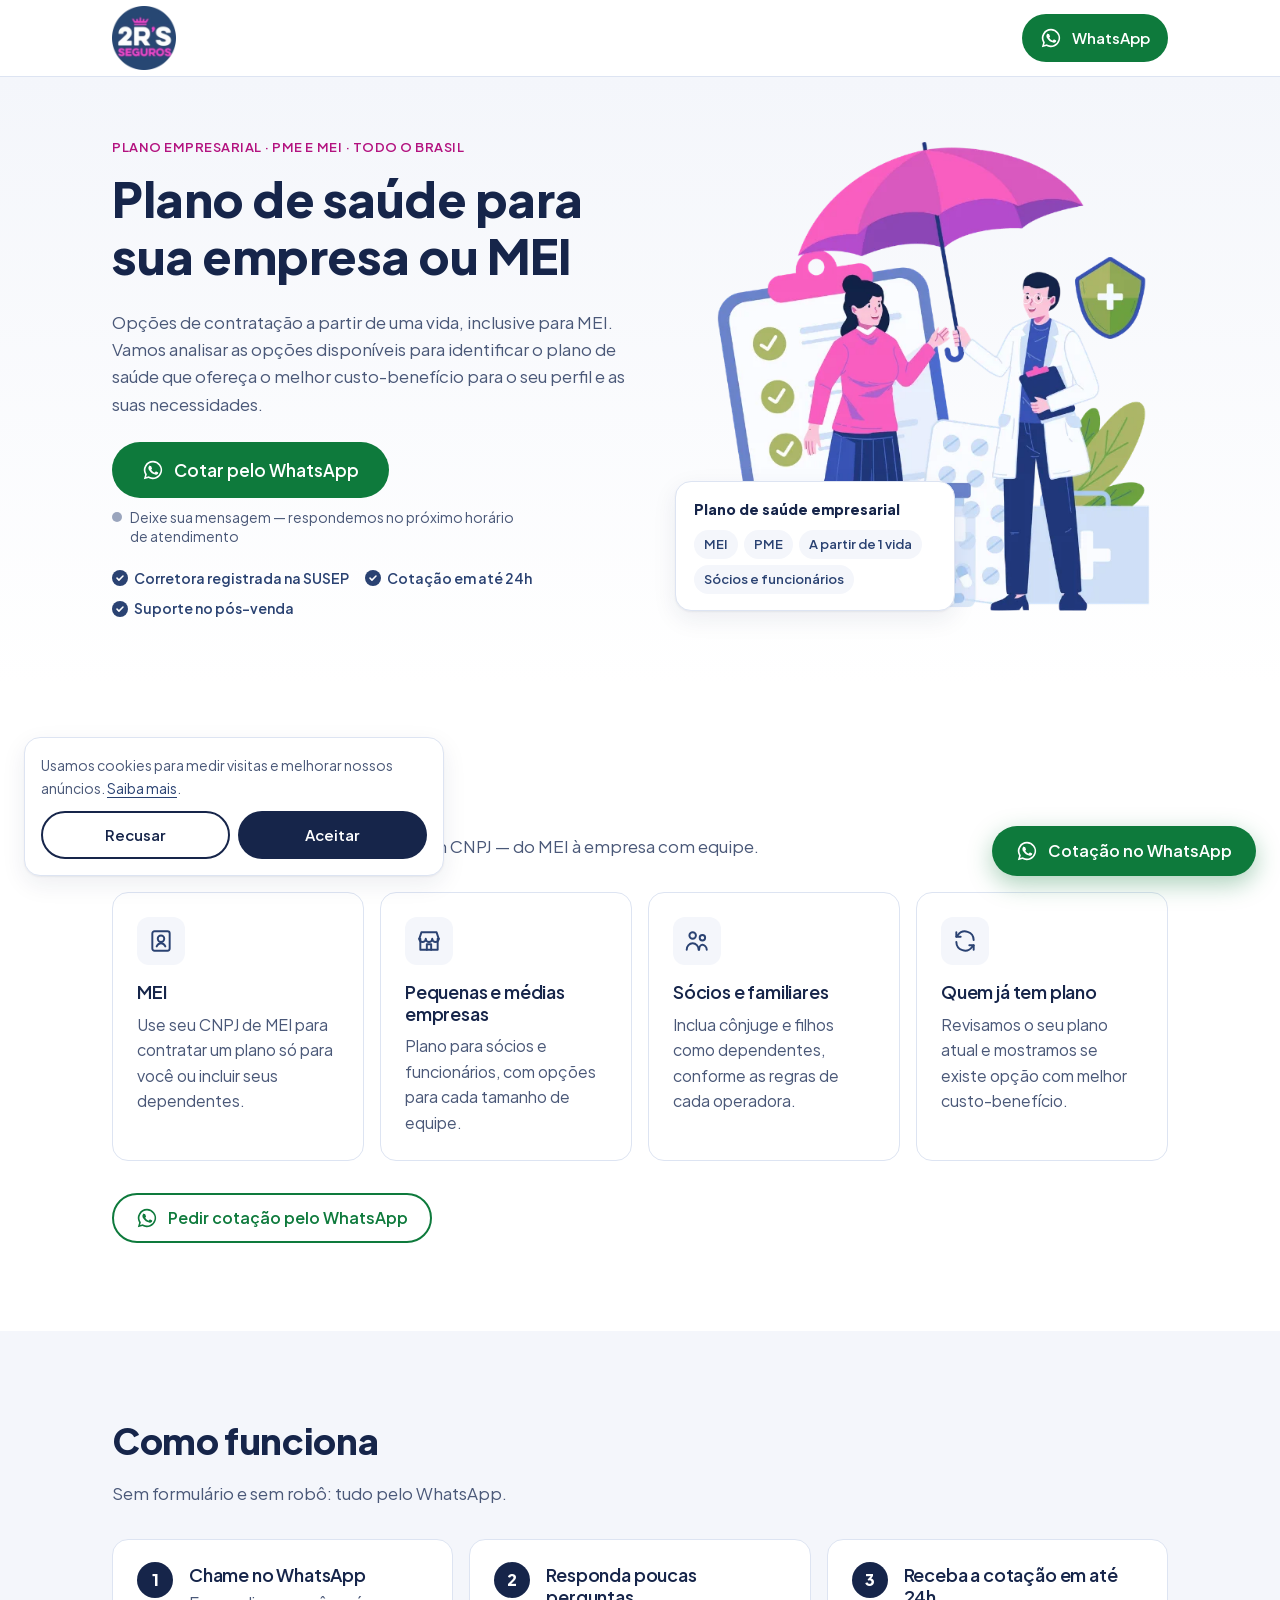
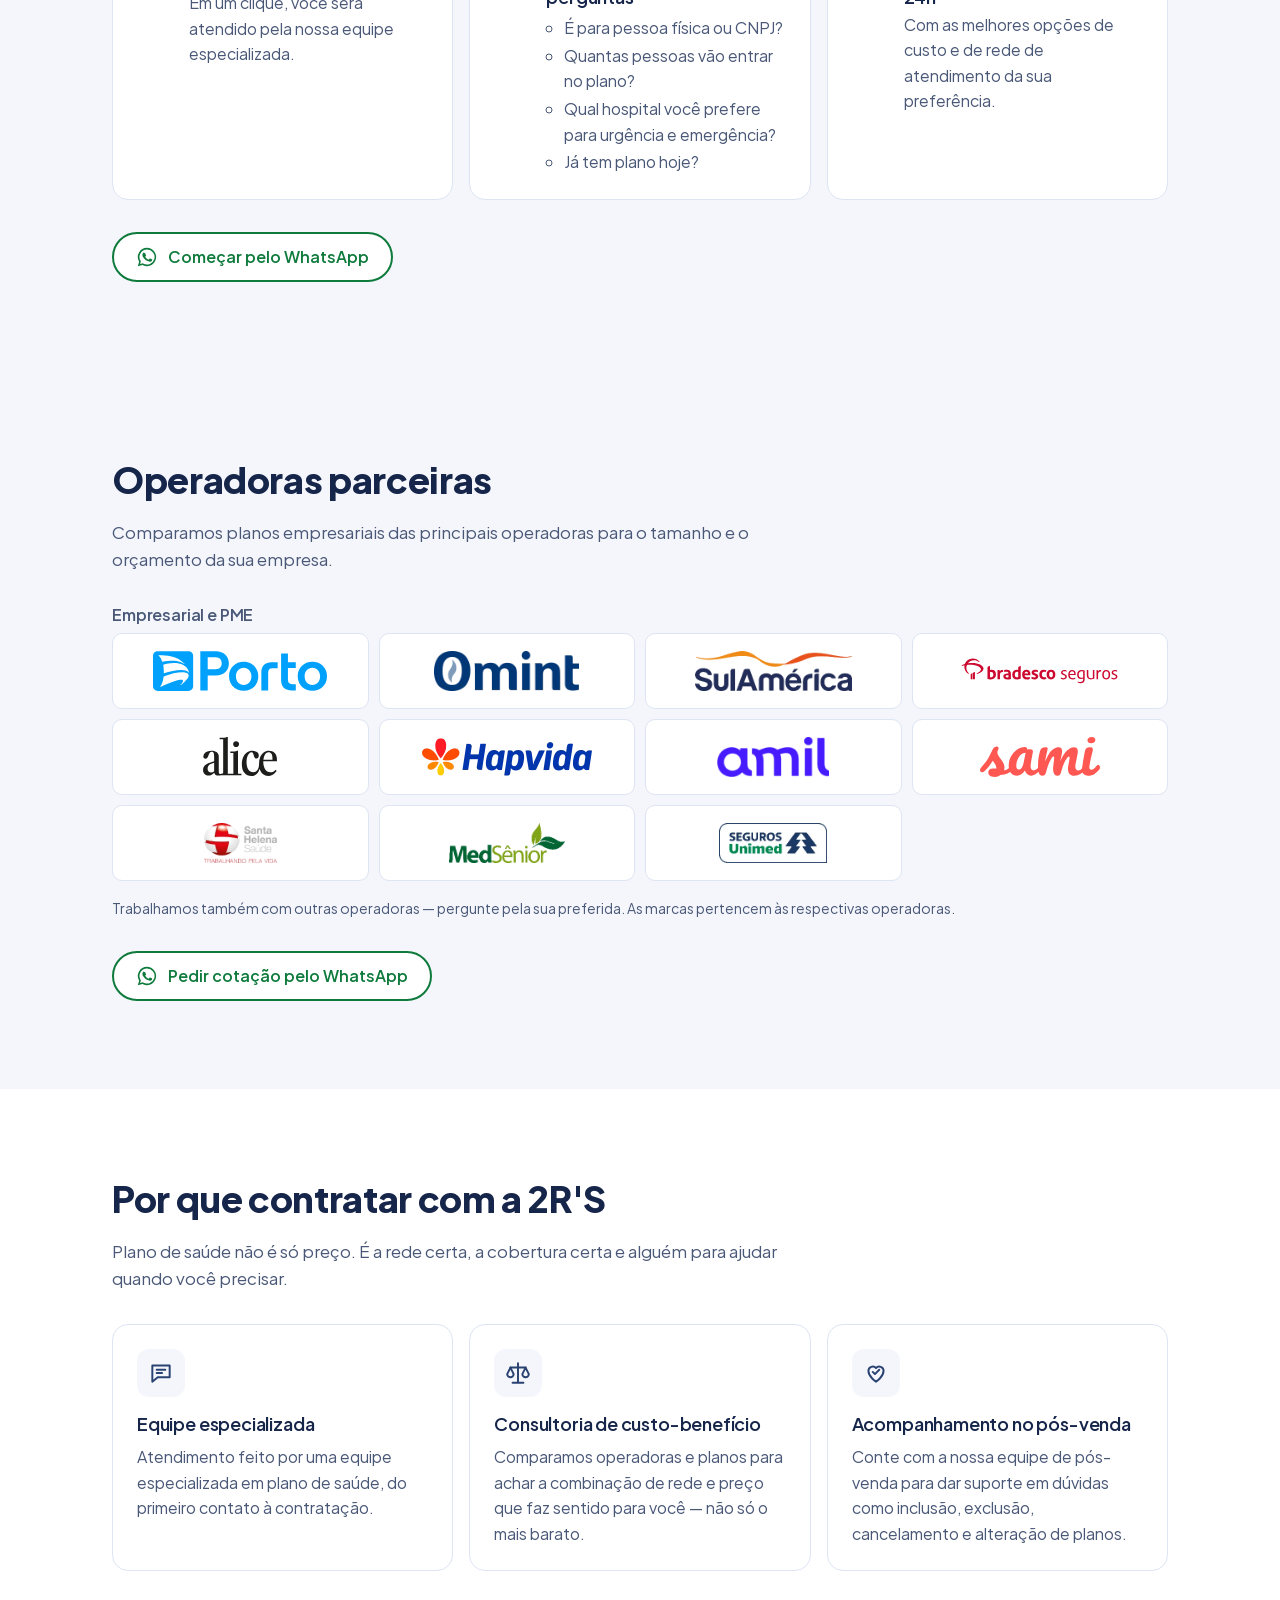
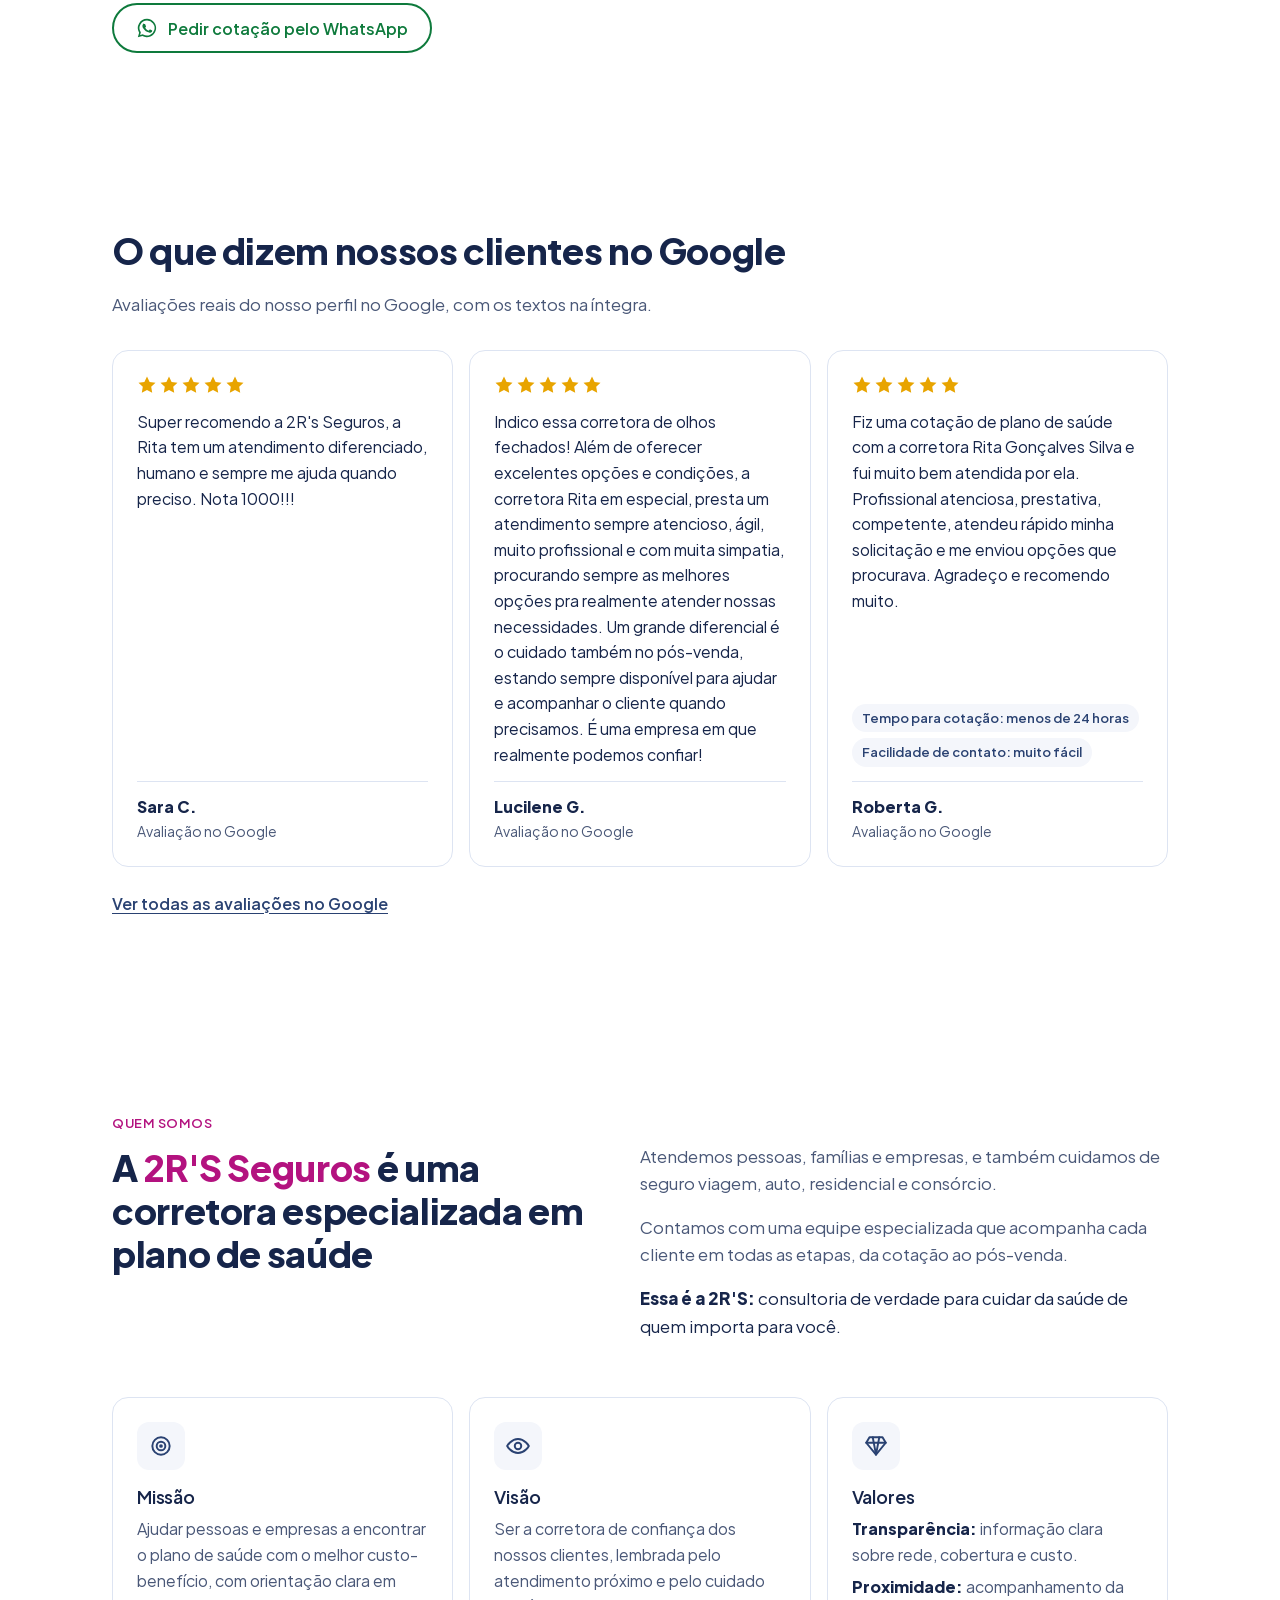
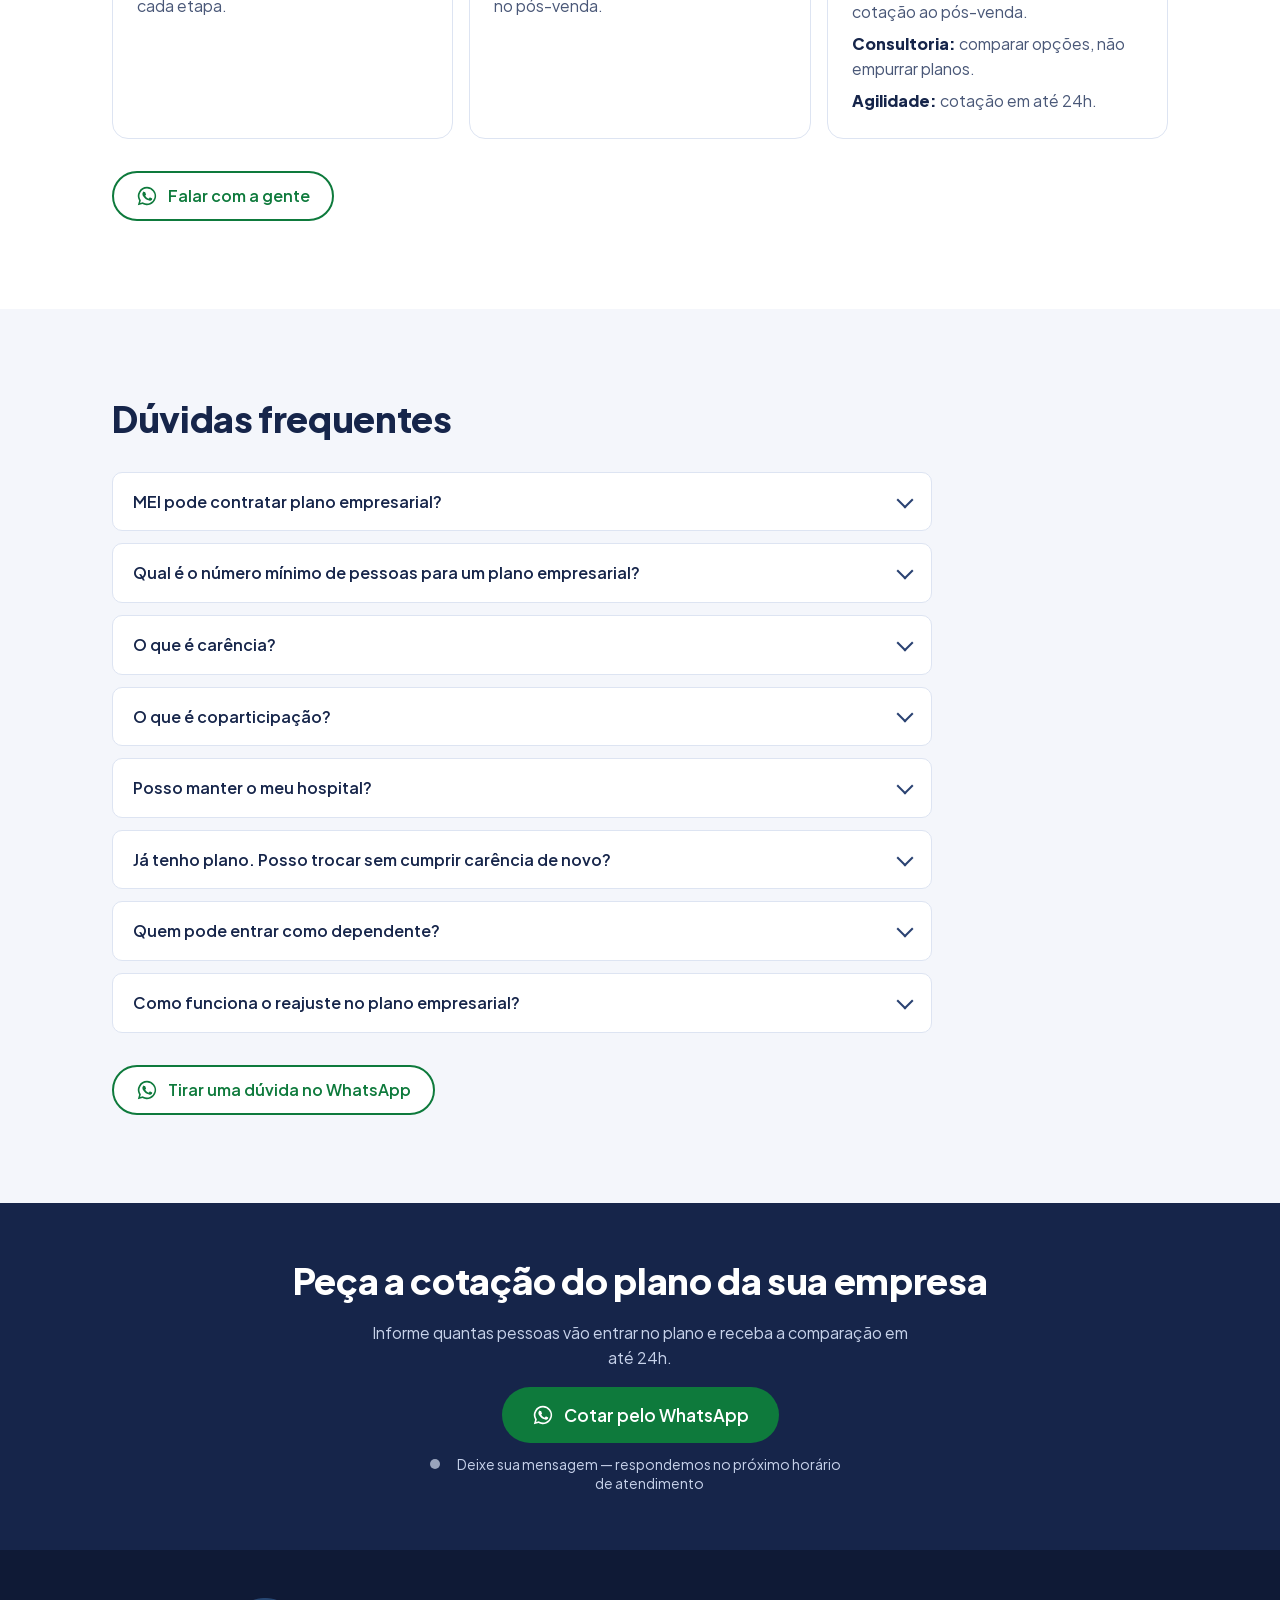
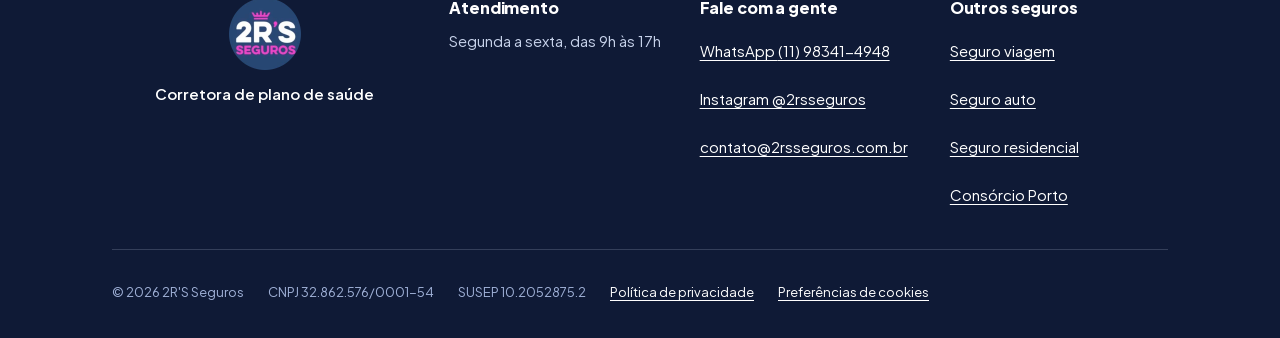
<file: plano-de-saude-empresarial/index.html>
<!doctype html>
<html lang="pt-BR">
<head>
<meta charset="utf-8">
<meta name="viewport" content="width=device-width, initial-scale=1">
<title>Plano de Saúde Empresarial e MEI | 2R'S Seguros</title>
<meta name="description" content="Plano de saúde empresarial para PME e MEI, com opções a partir de 1 vida e atendimento em todo o Brasil. Compare operadoras com consultoria e receba a cotação em até 24h.">
<meta http-equiv="Content-Security-Policy" content="default-src 'self'; script-src 'self' 'unsafe-inline' https://www.googletagmanager.com https://www.googleadservices.com https://googleads.g.doubleclick.net https://www.google.com; style-src 'self' 'unsafe-inline'; font-src 'self'; img-src 'self' data: https://www.googletagmanager.com https://*.google-analytics.com https://googleads.g.doubleclick.net https://www.google.com https://www.google.com.br; connect-src 'self' https://*.google-analytics.com https://*.analytics.google.com https://*.googletagmanager.com https://www.google.com https://googleads.g.doubleclick.net https://www.googleadservices.com; frame-src https://www.googletagmanager.com https://td.doubleclick.net; base-uri 'self'; object-src 'none'; form-action 'none'">
<meta name="referrer" content="strict-origin-when-cross-origin">
<meta name="theme-color" content="#16254a">
<link rel="canonical" href="https://2rsseguros.com.br/plano-de-saude-empresarial/">
<meta property="og:type" content="website">
<meta property="og:locale" content="pt_BR">
<meta property="og:site_name" content="2R'S Seguros">
<meta property="og:title" content="Plano de Saúde Empresarial e MEI | 2R'S Seguros">
<meta property="og:description" content="Plano de saúde empresarial para PME e MEI, com opções a partir de 1 vida e atendimento em todo o Brasil. Compare operadoras com consultoria e receba a cotação em até 24h.">
<meta property="og:url" content="https://2rsseguros.com.br/plano-de-saude-empresarial/">
<meta property="og:image" content="https://2rsseguros.com.br/assets/img/logo-circulo.png">
<meta property="og:image:width" content="512">
<meta property="og:image:height" content="512">
<meta property="og:image:alt" content="Logo da 2R'S Seguros">
<meta name="twitter:card" content="summary">
<link rel="icon" href="/favicon.png" type="image/png">
<link rel="apple-touch-icon" href="/favicon.png">
<link rel="preload" href="/assets/fonts/plus-jakarta-sans-800.woff2" as="font" type="font/woff2" crossorigin>
<link rel="preload" href="/assets/fonts/plus-jakarta-sans-400.woff2" as="font" type="font/woff2" crossorigin>
<link rel="stylesheet" href="/assets/css/site.css?v=10">
<!-- Consent Mode v2: padrão "denied" até o visitante aceitar (banner em site.js). Precisa vir ANTES do GTM. -->
<script>
window.dataLayer=window.dataLayer||[];function gtag(){dataLayer.push(arguments);}
(function(){var c=null;try{c=localStorage.getItem('2rs-consent');}catch(e){}
var v=c==='granted'?'granted':'denied';
gtag('consent','default',{ad_storage:v,ad_user_data:v,ad_personalization:v,analytics_storage:v,wait_for_update:500});
gtag('set','ads_data_redaction',true);gtag('set','url_passthrough',true);})();
</script>
<!-- Google Tag Manager -->
<script>(function(w,d,s,l,i){w[l]=w[l]||[];w[l].push({'gtm.start':
new Date().getTime(),event:'gtm.js'});var f=d.getElementsByTagName(s)[0],
j=d.createElement(s),dl=l!='dataLayer'?'&l='+l:'';j.async=true;j.src=
'https://www.googletagmanager.com/gtm.js?id='+i+dl;f.parentNode.insertBefore(j,f);
})(window,document,'script','dataLayer','GTM-T7275CWD');</script>
<!-- End Google Tag Manager -->
<script type="application/ld+json">
{
  "@context": "https://schema.org",
  "@type": "InsuranceAgency",
  "name": "2R'S Seguros",
  "url": "https://2rsseguros.com.br/",
  "logo": "https://2rsseguros.com.br/assets/img/logo-circulo.png",
  "image": "https://2rsseguros.com.br/assets/img/logo-circulo.png",
  "telephone": "+55-11-98341-4948",
  "taxID": "32.862.576/0001-54",
  "sameAs": [
    "https://www.instagram.com/2rsseguros"
  ],
  "openingHoursSpecification": [
    {
      "@type": "OpeningHoursSpecification",
      "dayOfWeek": [
        "Monday",
        "Tuesday",
        "Wednesday",
        "Thursday",
        "Friday"
      ],
      "opens": "09:00",
      "closes": "17:00"
    }
  ]
}
</script>
<script src="/assets/js/config.js?v=10" defer></script>
<script src="/assets/js/site.js?v=10" defer></script>
</head>
<body>
<!-- Google Tag Manager (noscript) -->
<noscript><iframe src="https://www.googletagmanager.com/ns.html?id=GTM-T7275CWD" height="0" width="0" style="display:none;visibility:hidden"></iframe></noscript>
<!-- End Google Tag Manager (noscript) -->
<a class="skip-link" href="#conteudo">Pular para o conteúdo</a>
<header class="site-header">
  <div class="container">
    <a class="logo" href="/" aria-label="2R'S Seguros — página inicial"><img src="/assets/img/logo-circulo-144.webp" width="64" height="64" alt="" fetchpriority="high"></a>
    
    <a class="btn btn-wa btn-sm js-whatsapp" href="https://wa.me/5511983414948?text=Ol%C3%A1!%20Vim%20pelo%20site%20e%20quero%20uma%20cota%C3%A7%C3%A3o%20de%20plano%20de%20sa%C3%BAde%20empresarial%20(CNPJ%2FMEI)." target="_blank" rel="noopener" data-wa-location="cabecalho" data-wa-page="empresarial" data-wa-product="saude-empresarial" aria-label="Falar no WhatsApp"><svg viewBox="0 0 24 24" aria-hidden="true" focusable="false"><path fill="currentColor" d="M12 2a10 10 0 0 0-8.6 15.1L2 22l5-1.3A10 10 0 1 0 12 2zm0 1.8a8.2 8.2 0 1 1-4.2 15.2l-.3-.2-3 .8.8-2.9-.2-.3A8.2 8.2 0 0 1 12 3.8z"/><path fill="currentColor" d="M8.6 7.2c-.2 0-.5 0-.7.3-.3.3-.9.9-.9 2.2s.9 2.6 1.1 2.8c.1.2 1.8 2.9 4.5 3.9 2.2.9 2.7.7 3.2.7.5-.1 1.5-.6 1.7-1.2.2-.6.2-1.1.2-1.2-.1-.1-.2-.2-.5-.3l-1.7-.8c-.2-.1-.4-.1-.6.1l-.8 1c-.1.2-.3.2-.5.1-.3-.1-1.1-.4-2-1.3-.8-.7-1.3-1.5-1.4-1.8-.2-.3 0-.4.1-.5l.4-.4.2-.4v-.4l-.8-1.9c-.2-.5-.4-.4-.5-.4h-.6z"/></svg><span>WhatsApp</span></a>
  </div>
</header>
<main id="conteudo">
  <section class="hero">
    <div class="container hero-grid">
      <div>
        <span class="eyebrow">Plano empresarial · PME e MEI · Todo o Brasil</span>
        <h1>Plano de saúde para sua empresa ou MEI</h1>
        <p class="lead">Opções de contratação a partir de uma vida, inclusive para MEI. Vamos analisar as opções disponíveis para identificar o plano de saúde que ofereça o melhor custo-benefício para o seu perfil e as suas necessidades.</p>
        <div class="hero-cta">
          <a class="btn btn-wa btn-lg js-whatsapp" href="https://wa.me/5511983414948?text=Ol%C3%A1!%20Vim%20pelo%20site%20e%20quero%20uma%20cota%C3%A7%C3%A3o%20de%20plano%20de%20sa%C3%BAde%20empresarial%20(CNPJ%2FMEI)." target="_blank" rel="noopener" data-wa-location="hero" data-wa-page="empresarial" data-wa-product="saude-empresarial"><svg viewBox="0 0 24 24" aria-hidden="true" focusable="false"><path fill="currentColor" d="M12 2a10 10 0 0 0-8.6 15.1L2 22l5-1.3A10 10 0 1 0 12 2zm0 1.8a8.2 8.2 0 1 1-4.2 15.2l-.3-.2-3 .8.8-2.9-.2-.3A8.2 8.2 0 0 1 12 3.8z"/><path fill="currentColor" d="M8.6 7.2c-.2 0-.5 0-.7.3-.3.3-.9.9-.9 2.2s.9 2.6 1.1 2.8c.1.2 1.8 2.9 4.5 3.9 2.2.9 2.7.7 3.2.7.5-.1 1.5-.6 1.7-1.2.2-.6.2-1.1.2-1.2-.1-.1-.2-.2-.5-.3l-1.7-.8c-.2-.1-.4-.1-.6.1l-.8 1c-.1.2-.3.2-.5.1-.3-.1-1.1-.4-2-1.3-.8-.7-1.3-1.5-1.4-1.8-.2-.3 0-.4.1-.5l.4-.4.2-.4v-.4l-.8-1.9c-.2-.5-.4-.4-.5-.4h-.6z"/></svg><span>Cotar pelo WhatsApp</span></a>
          <p class="wa-status js-wa-status" aria-live="polite"><span class="dot" aria-hidden="true"></span><span class="js-wa-status-text">Seg. a sex., 9h às 17h</span></p>
        </div>
        <ul class="trust" aria-label="Por que confiar"><li>Corretora registrada na SUSEP</li><li>Cotação em até 24h</li><li>Suporte no pós-venda</li></ul>
      </div>
      <div class="hero-art hero-illus" aria-hidden="true">
        <picture><source media="(min-width: 1024px)" srcset="/assets/img/hero-empresa.webp"><img class="illus-img" src="[data-uri]" width="600" height="600" alt="" decoding="async" fetchpriority="high"></picture>
        <div class="art-card illus-card">
          <p class="illus-title">Plano de saúde empresarial</p>
          <ul class="illus-chips"><li>MEI</li><li>PME</li><li>A partir de 1 vida</li><li>Sócios e funcionários</li></ul>
        </div>
      </div>
    </div>
  </section>
  <section class="section" id="para-quem" aria-labelledby="para-quem-t">
    <div class="container">
      <div class="section-head">
        <h2 id="para-quem-t">Para quem é</h2>
        <p>Plano coletivo empresarial para quem tem CNPJ — do MEI à empresa com equipe.</p>
      </div>
      <div class="cards four">
        <div class="card"><div class="icon"><svg viewBox="0 0 24 24" fill="none" stroke="currentColor" stroke-width="1.8" stroke-linecap="round" stroke-linejoin="round" aria-hidden="true" focusable="false"><rect x="4" y="3" width="16" height="18" rx="2"/><circle cx="12" cy="10" r="3"/><path d="M8 17c.7-1.8 2.2-3 4-3s3.3 1.2 4 3"/></svg></div><h3>MEI</h3><p>Use seu CNPJ de MEI para contratar um plano só para você ou incluir seus dependentes.</p></div>
        <div class="card"><div class="icon"><svg viewBox="0 0 24 24" fill="none" stroke="currentColor" stroke-width="1.8" stroke-linecap="round" stroke-linejoin="round" aria-hidden="true" focusable="false"><path d="M4 10v10h16V10"/><path d="M3 10l2-6h14l2 6"/><path d="M3 10a3 3 0 0 0 6 0 3 3 0 0 0 6 0 3 3 0 0 0 6 0"/><path d="M10 20v-5h4v5"/></svg></div><h3>Pequenas e médias empresas</h3><p>Plano para sócios e funcionários, com opções para cada tamanho de equipe.</p></div>
        <div class="card"><div class="icon"><svg viewBox="0 0 24 24" fill="none" stroke="currentColor" stroke-width="1.8" stroke-linecap="round" stroke-linejoin="round" aria-hidden="true" focusable="false"><circle cx="8" cy="7" r="3"/><circle cx="17" cy="9" r="2.5"/><path d="M2.5 20c0-3.3 2.5-6 5.5-6s5.5 2.7 5.5 6"/><path d="M14 20c0-2.6 1.4-4.5 3-4.5s4 1.9 4 4.5"/></svg></div><h3>Sócios e familiares</h3><p>Inclua cônjuge e filhos como dependentes, conforme as regras de cada operadora.</p></div>
        <div class="card"><div class="icon"><svg viewBox="0 0 24 24" fill="none" stroke="currentColor" stroke-width="1.8" stroke-linecap="round" stroke-linejoin="round" aria-hidden="true" focusable="false"><path d="M20 11a8 8 0 0 0-14.5-4.5L4 8"/><path d="M4 4v4h4"/><path d="M4 13a8 8 0 0 0 14.5 4.5L20 16"/><path d="M20 20v-4h-4"/></svg></div><h3>Quem já tem plano</h3><p>Revisamos o seu plano atual e mostramos se existe opção com melhor custo-benefício.</p></div>
      </div>
      <div class="section-cta"><a class="btn btn-wa-outline js-whatsapp" href="https://wa.me/5511983414948?text=Ol%C3%A1!%20Vim%20pelo%20site%20e%20quero%20uma%20cota%C3%A7%C3%A3o%20de%20plano%20de%20sa%C3%BAde%20empresarial%20(CNPJ%2FMEI)." target="_blank" rel="noopener" data-wa-location="para-quem" data-wa-page="empresarial" data-wa-product="saude-empresarial"><svg viewBox="0 0 24 24" aria-hidden="true" focusable="false"><path fill="currentColor" d="M12 2a10 10 0 0 0-8.6 15.1L2 22l5-1.3A10 10 0 1 0 12 2zm0 1.8a8.2 8.2 0 1 1-4.2 15.2l-.3-.2-3 .8.8-2.9-.2-.3A8.2 8.2 0 0 1 12 3.8z"/><path fill="currentColor" d="M8.6 7.2c-.2 0-.5 0-.7.3-.3.3-.9.9-.9 2.2s.9 2.6 1.1 2.8c.1.2 1.8 2.9 4.5 3.9 2.2.9 2.7.7 3.2.7.5-.1 1.5-.6 1.7-1.2.2-.6.2-1.1.2-1.2-.1-.1-.2-.2-.5-.3l-1.7-.8c-.2-.1-.4-.1-.6.1l-.8 1c-.1.2-.3.2-.5.1-.3-.1-1.1-.4-2-1.3-.8-.7-1.3-1.5-1.4-1.8-.2-.3 0-.4.1-.5l.4-.4.2-.4v-.4l-.8-1.9c-.2-.5-.4-.4-.5-.4h-.6z"/></svg><span>Pedir cotação pelo WhatsApp</span></a></div>
    </div>
  </section>
  <section class="section alt" id="como-funciona" aria-labelledby="como-funciona-t">
    <div class="container">
      <div class="section-head">
        <h2 id="como-funciona-t">Como funciona</h2>
        <p>Sem formulário e sem robô: tudo pelo WhatsApp.</p>
      </div>
      <ol class="steps">
        <li><h3>Chame no WhatsApp</h3><p>Em um clique, você será atendido pela nossa equipe especializada.</p></li>
        <li><h3>Responda poucas perguntas</h3>
          <ul>
            <li>É para pessoa física ou CNPJ?</li>
            <li>Quantas pessoas vão entrar no plano?</li>
            <li>Qual hospital você prefere para urgência e emergência?</li>
            <li>Já tem plano hoje?</li>
          </ul></li>
        <li><h3>Receba a cotação em até 24h</h3><p>Com as melhores opções de custo e de rede de atendimento da sua preferência.</p></li>
      </ol>
      <div class="section-cta"><a class="btn btn-wa-outline js-whatsapp" href="https://wa.me/5511983414948?text=Ol%C3%A1!%20Vim%20pelo%20site%20e%20quero%20uma%20cota%C3%A7%C3%A3o%20de%20plano%20de%20sa%C3%BAde%20empresarial%20(CNPJ%2FMEI)." target="_blank" rel="noopener" data-wa-location="como-funciona" data-wa-page="empresarial" data-wa-product="saude-empresarial"><svg viewBox="0 0 24 24" aria-hidden="true" focusable="false"><path fill="currentColor" d="M12 2a10 10 0 0 0-8.6 15.1L2 22l5-1.3A10 10 0 1 0 12 2zm0 1.8a8.2 8.2 0 1 1-4.2 15.2l-.3-.2-3 .8.8-2.9-.2-.3A8.2 8.2 0 0 1 12 3.8z"/><path fill="currentColor" d="M8.6 7.2c-.2 0-.5 0-.7.3-.3.3-.9.9-.9 2.2s.9 2.6 1.1 2.8c.1.2 1.8 2.9 4.5 3.9 2.2.9 2.7.7 3.2.7.5-.1 1.5-.6 1.7-1.2.2-.6.2-1.1.2-1.2-.1-.1-.2-.2-.5-.3l-1.7-.8c-.2-.1-.4-.1-.6.1l-.8 1c-.1.2-.3.2-.5.1-.3-.1-1.1-.4-2-1.3-.8-.7-1.3-1.5-1.4-1.8-.2-.3 0-.4.1-.5l.4-.4.2-.4v-.4l-.8-1.9c-.2-.5-.4-.4-.5-.4h-.6z"/></svg><span>Começar pelo WhatsApp</span></a></div>
    </div>
  </section>
  <section class="section alt" id="operadoras" aria-labelledby="operadoras-t">
    <div class="container">
      <div class="section-head">
        <h2 id="operadoras-t">Operadoras parceiras</h2>
        <p>Comparamos planos empresariais das principais operadoras para o tamanho e o orçamento da sua empresa.</p>
      </div>
      <div class="ops-group"><h3>Empresarial e PME</h3><ul class="ops"><li class="op"><img src="/assets/img/operadoras/porto.svg" alt="Porto" width="175" height="40" loading="lazy" decoding="async"></li><li class="op"><img src="/assets/img/operadoras/omint.webp" alt="Omint" width="145" height="40" loading="lazy" decoding="async"></li><li class="op"><img src="/assets/img/operadoras/sulamerica.webp" alt="SulAmérica" width="157" height="40" loading="lazy" decoding="async"></li><li class="op"><img src="/assets/img/operadoras/bradesco.svg" alt="Bradesco" width="172" height="40" loading="lazy" decoding="async"></li><li class="op"><img src="/assets/img/operadoras/alice.svg" alt="Alice" width="74" height="40" loading="lazy" decoding="async"></li><li class="op"><img src="/assets/img/operadoras/hapvida.webp" alt="Hapvida" width="179" height="40" loading="lazy" decoding="async"></li><li class="op"><img src="/assets/img/operadoras/amil.webp" alt="Amil" width="112" height="40" loading="lazy" decoding="async"></li><li class="op"><img src="/assets/img/operadoras/sami.svg" alt="Sami" width="120" height="40" loading="lazy" decoding="async"></li><li class="op"><img src="/assets/img/operadoras/santa-helena.webp" alt="Santa Helena" width="73" height="40" loading="lazy" decoding="async"></li><li class="op"><img src="/assets/img/operadoras/medsenior.webp" alt="MedSenior" width="116" height="40" loading="lazy" decoding="async"></li><li class="op"><img src="/assets/img/operadoras/seguros-unimed.webp" alt="Seguros Unimed" width="108" height="40" loading="lazy" decoding="async"></li></ul></div>
      <p class="ops-note">Trabalhamos também com outras operadoras — pergunte pela sua preferida. As marcas pertencem às respectivas operadoras.</p>
      <div class="section-cta"><a class="btn btn-wa-outline js-whatsapp" href="https://wa.me/5511983414948?text=Ol%C3%A1!%20Vim%20pelo%20site%20e%20quero%20uma%20cota%C3%A7%C3%A3o%20de%20plano%20de%20sa%C3%BAde%20empresarial%20(CNPJ%2FMEI)." target="_blank" rel="noopener" data-wa-location="operadoras" data-wa-page="empresarial" data-wa-product="saude-empresarial"><svg viewBox="0 0 24 24" aria-hidden="true" focusable="false"><path fill="currentColor" d="M12 2a10 10 0 0 0-8.6 15.1L2 22l5-1.3A10 10 0 1 0 12 2zm0 1.8a8.2 8.2 0 1 1-4.2 15.2l-.3-.2-3 .8.8-2.9-.2-.3A8.2 8.2 0 0 1 12 3.8z"/><path fill="currentColor" d="M8.6 7.2c-.2 0-.5 0-.7.3-.3.3-.9.9-.9 2.2s.9 2.6 1.1 2.8c.1.2 1.8 2.9 4.5 3.9 2.2.9 2.7.7 3.2.7.5-.1 1.5-.6 1.7-1.2.2-.6.2-1.1.2-1.2-.1-.1-.2-.2-.5-.3l-1.7-.8c-.2-.1-.4-.1-.6.1l-.8 1c-.1.2-.3.2-.5.1-.3-.1-1.1-.4-2-1.3-.8-.7-1.3-1.5-1.4-1.8-.2-.3 0-.4.1-.5l.4-.4.2-.4v-.4l-.8-1.9c-.2-.5-.4-.4-.5-.4h-.6z"/></svg><span>Pedir cotação pelo WhatsApp</span></a></div>
    </div>
  </section>
  <section class="section" id="por-que-2rs" aria-labelledby="por-que-2rs-t">
    <div class="container">
      <div class="section-head">
        <h2 id="por-que-2rs-t">Por que contratar com a 2R'S</h2>
        <p>Plano de saúde não é só preço. É a rede certa, a cobertura certa e alguém para ajudar quando você precisar.</p>
      </div>
      <div class="cards three">
        <div class="card"><div class="icon"><svg viewBox="0 0 24 24" fill="none" stroke="currentColor" stroke-width="1.8" stroke-linecap="round" stroke-linejoin="round" aria-hidden="true" focusable="false"><path d="M4 5h16v11H9l-5 4z"/><path d="M8 9h8M8 12h5"/></svg></div><h3>Equipe especializada</h3><p>Atendimento feito por uma equipe especializada em plano de saúde, do primeiro contato à contratação.</p></div>
        <div class="card"><div class="icon"><svg viewBox="0 0 24 24" fill="none" stroke="currentColor" stroke-width="1.8" stroke-linecap="round" stroke-linejoin="round" aria-hidden="true" focusable="false"><path d="M12 3v18M7 21h10"/><path d="M5 7h14"/><path d="M5 7l-3 6a3 3 0 0 0 6 0z"/><path d="M19 7l-3 6a3 3 0 0 0 6 0z"/></svg></div><h3>Consultoria de custo-benefício</h3><p>Comparamos operadoras e planos para achar a combinação de rede e preço que faz sentido para você — não só o mais barato.</p></div>
        <div class="card"><div class="icon"><svg viewBox="0 0 24 24" fill="none" stroke="currentColor" stroke-width="1.8" stroke-linecap="round" stroke-linejoin="round" aria-hidden="true" focusable="false"><path d="M12 20s-7-4.4-7-10a4 4 0 0 1 7-2.6A4 4 0 0 1 19 10c0 5.6-7 10-7 10z"/><path d="M9 11l2 2 4-4"/></svg></div><h3>Acompanhamento no pós-venda</h3><p>Conte com a nossa equipe de pós-venda para dar suporte em dúvidas como inclusão, exclusão, cancelamento e alteração de planos.</p></div>
      </div>
      <div class="section-cta"><a class="btn btn-wa-outline js-whatsapp" href="https://wa.me/5511983414948?text=Ol%C3%A1!%20Vim%20pelo%20site%20e%20quero%20uma%20cota%C3%A7%C3%A3o%20de%20plano%20de%20sa%C3%BAde%20empresarial%20(CNPJ%2FMEI)." target="_blank" rel="noopener" data-wa-location="por-que-2rs" data-wa-page="empresarial" data-wa-product="saude-empresarial"><svg viewBox="0 0 24 24" aria-hidden="true" focusable="false"><path fill="currentColor" d="M12 2a10 10 0 0 0-8.6 15.1L2 22l5-1.3A10 10 0 1 0 12 2zm0 1.8a8.2 8.2 0 1 1-4.2 15.2l-.3-.2-3 .8.8-2.9-.2-.3A8.2 8.2 0 0 1 12 3.8z"/><path fill="currentColor" d="M8.6 7.2c-.2 0-.5 0-.7.3-.3.3-.9.9-.9 2.2s.9 2.6 1.1 2.8c.1.2 1.8 2.9 4.5 3.9 2.2.9 2.7.7 3.2.7.5-.1 1.5-.6 1.7-1.2.2-.6.2-1.1.2-1.2-.1-.1-.2-.2-.5-.3l-1.7-.8c-.2-.1-.4-.1-.6.1l-.8 1c-.1.2-.3.2-.5.1-.3-.1-1.1-.4-2-1.3-.8-.7-1.3-1.5-1.4-1.8-.2-.3 0-.4.1-.5l.4-.4.2-.4v-.4l-.8-1.9c-.2-.5-.4-.4-.5-.4h-.6z"/></svg><span>Pedir cotação pelo WhatsApp</span></a></div>
    </div>
  </section>
  <section class="section" id="avaliacoes" aria-labelledby="avaliacoes-t">
    <div class="container">
      <div class="section-head">
        <h2 id="avaliacoes-t">O que dizem nossos clientes no Google</h2>
        <p>Avaliações reais do nosso perfil no Google, com os textos na íntegra.</p>
      </div>
      <div class="cards three reviews"><figure class="review"><div class="stars" role="img" aria-label="5 de 5 estrelas"><svg viewBox="0 0 20 20" aria-hidden="true" focusable="false"><path fill="currentColor" d="M10 1.5l2.6 5.4 5.9.8-4.3 4.1 1 5.9L10 14.9l-5.2 2.8 1-5.9L1.5 7.7l5.9-.8z"/></svg><svg viewBox="0 0 20 20" aria-hidden="true" focusable="false"><path fill="currentColor" d="M10 1.5l2.6 5.4 5.9.8-4.3 4.1 1 5.9L10 14.9l-5.2 2.8 1-5.9L1.5 7.7l5.9-.8z"/></svg><svg viewBox="0 0 20 20" aria-hidden="true" focusable="false"><path fill="currentColor" d="M10 1.5l2.6 5.4 5.9.8-4.3 4.1 1 5.9L10 14.9l-5.2 2.8 1-5.9L1.5 7.7l5.9-.8z"/></svg><svg viewBox="0 0 20 20" aria-hidden="true" focusable="false"><path fill="currentColor" d="M10 1.5l2.6 5.4 5.9.8-4.3 4.1 1 5.9L10 14.9l-5.2 2.8 1-5.9L1.5 7.7l5.9-.8z"/></svg><svg viewBox="0 0 20 20" aria-hidden="true" focusable="false"><path fill="currentColor" d="M10 1.5l2.6 5.4 5.9.8-4.3 4.1 1 5.9L10 14.9l-5.2 2.8 1-5.9L1.5 7.7l5.9-.8z"/></svg></div><blockquote><p>Super recomendo a 2R's Seguros, a Rita tem um atendimento diferenciado, humano e sempre me ajuda quando preciso. Nota 1000!!!</p></blockquote><figcaption><strong>Sara C.</strong><span>Avaliação no Google</span></figcaption></figure><figure class="review"><div class="stars" role="img" aria-label="5 de 5 estrelas"><svg viewBox="0 0 20 20" aria-hidden="true" focusable="false"><path fill="currentColor" d="M10 1.5l2.6 5.4 5.9.8-4.3 4.1 1 5.9L10 14.9l-5.2 2.8 1-5.9L1.5 7.7l5.9-.8z"/></svg><svg viewBox="0 0 20 20" aria-hidden="true" focusable="false"><path fill="currentColor" d="M10 1.5l2.6 5.4 5.9.8-4.3 4.1 1 5.9L10 14.9l-5.2 2.8 1-5.9L1.5 7.7l5.9-.8z"/></svg><svg viewBox="0 0 20 20" aria-hidden="true" focusable="false"><path fill="currentColor" d="M10 1.5l2.6 5.4 5.9.8-4.3 4.1 1 5.9L10 14.9l-5.2 2.8 1-5.9L1.5 7.7l5.9-.8z"/></svg><svg viewBox="0 0 20 20" aria-hidden="true" focusable="false"><path fill="currentColor" d="M10 1.5l2.6 5.4 5.9.8-4.3 4.1 1 5.9L10 14.9l-5.2 2.8 1-5.9L1.5 7.7l5.9-.8z"/></svg><svg viewBox="0 0 20 20" aria-hidden="true" focusable="false"><path fill="currentColor" d="M10 1.5l2.6 5.4 5.9.8-4.3 4.1 1 5.9L10 14.9l-5.2 2.8 1-5.9L1.5 7.7l5.9-.8z"/></svg></div><blockquote><p>Indico essa corretora de olhos fechados! Além de oferecer excelentes opções e condições, a corretora Rita em especial, presta um atendimento sempre atencioso, ágil, muito profissional e com muita simpatia, procurando sempre as melhores opções pra realmente atender nossas necessidades. Um grande diferencial é o cuidado também no pós-venda, estando sempre disponível para ajudar e acompanhar o cliente quando precisamos. É uma empresa em que realmente podemos confiar!</p></blockquote><figcaption><strong>Lucilene G.</strong><span>Avaliação no Google</span></figcaption></figure><figure class="review"><div class="stars" role="img" aria-label="5 de 5 estrelas"><svg viewBox="0 0 20 20" aria-hidden="true" focusable="false"><path fill="currentColor" d="M10 1.5l2.6 5.4 5.9.8-4.3 4.1 1 5.9L10 14.9l-5.2 2.8 1-5.9L1.5 7.7l5.9-.8z"/></svg><svg viewBox="0 0 20 20" aria-hidden="true" focusable="false"><path fill="currentColor" d="M10 1.5l2.6 5.4 5.9.8-4.3 4.1 1 5.9L10 14.9l-5.2 2.8 1-5.9L1.5 7.7l5.9-.8z"/></svg><svg viewBox="0 0 20 20" aria-hidden="true" focusable="false"><path fill="currentColor" d="M10 1.5l2.6 5.4 5.9.8-4.3 4.1 1 5.9L10 14.9l-5.2 2.8 1-5.9L1.5 7.7l5.9-.8z"/></svg><svg viewBox="0 0 20 20" aria-hidden="true" focusable="false"><path fill="currentColor" d="M10 1.5l2.6 5.4 5.9.8-4.3 4.1 1 5.9L10 14.9l-5.2 2.8 1-5.9L1.5 7.7l5.9-.8z"/></svg><svg viewBox="0 0 20 20" aria-hidden="true" focusable="false"><path fill="currentColor" d="M10 1.5l2.6 5.4 5.9.8-4.3 4.1 1 5.9L10 14.9l-5.2 2.8 1-5.9L1.5 7.7l5.9-.8z"/></svg></div><blockquote><p>Fiz uma cotação de plano de saúde com a corretora Rita Gonçalves Silva e fui muito bem atendida por ela. Profissional atenciosa, prestativa, competente, atendeu rápido minha solicitação e me enviou opções que procurava. Agradeço e recomendo muito.</p></blockquote><ul class="review-tags"><li>Tempo para cotação: menos de 24 horas</li><li>Facilidade de contato: muito fácil</li></ul><figcaption><strong>Roberta G.</strong><span>Avaliação no Google</span></figcaption></figure></div>
      <p class="reviews-link"><a href="https://share.google/1SWVw5Mm33m8Inv43" target="_blank" rel="noopener">Ver todas as avaliações no Google</a></p>
    </div>
  </section>
  <section class="section" id="quem-somos" aria-labelledby="quem-somos-t">
    <div class="container">
      <div class="about-grid">
        <div class="about-title">
          <span class="eyebrow">Quem somos</span>
          <h2 id="quem-somos-t">A <span class="brand">2R'S Seguros</span> é uma corretora especializada em plano de saúde</h2>
        </div>
        <div class="about-text">
          <p>Atendemos pessoas, famílias e empresas, e também cuidamos de seguro viagem, auto, residencial e consórcio.</p>
          <p>Contamos com uma equipe especializada que acompanha cada cliente em todas as etapas, da cotação ao pós-venda.</p>
          <p class="about-closing"><strong>Essa é a 2R'S:</strong> consultoria de verdade para cuidar da saúde de quem importa para você.</p>
        </div>
      </div>
      <div class="mvv">
        <div class="card"><div class="icon"><svg viewBox="0 0 24 24" fill="none" stroke="currentColor" stroke-width="1.8" stroke-linecap="round" stroke-linejoin="round" aria-hidden="true" focusable="false"><circle cx="12" cy="12" r="8"/><circle cx="12" cy="12" r="4"/><circle cx="12" cy="12" r="0.8" fill="currentColor"/></svg></div><h3>Missão</h3><p>Ajudar pessoas e empresas a encontrar o plano de saúde com o melhor custo-benefício, com orientação clara em cada etapa.</p></div>
        <div class="card"><div class="icon"><svg viewBox="0 0 24 24" fill="none" stroke="currentColor" stroke-width="1.8" stroke-linecap="round" stroke-linejoin="round" aria-hidden="true" focusable="false"><path d="M2 12s3.6-6.5 10-6.5S22 12 22 12s-3.6 6.5-10 6.5S2 12 2 12z"/><circle cx="12" cy="12" r="3"/></svg></div><h3>Visão</h3><p>Ser a corretora de confiança dos nossos clientes, lembrada pelo atendimento próximo e pelo cuidado no pós-venda.</p></div>
        <div class="card"><div class="icon"><svg viewBox="0 0 24 24" fill="none" stroke="currentColor" stroke-width="1.8" stroke-linecap="round" stroke-linejoin="round" aria-hidden="true" focusable="false"><path d="M6 4h12l3 5-9 11L3 9z"/><path d="M3 9h18M9 4l3 16M15 4l-3 16"/></svg></div><h3>Valores</h3>
          <ul class="values"><li><strong>Transparência:</strong> informação clara sobre rede, cobertura e custo.</li><li><strong>Proximidade:</strong> acompanhamento da cotação ao pós-venda.</li><li><strong>Consultoria:</strong> comparar opções, não empurrar planos.</li><li><strong>Agilidade:</strong> cotação em até 24h.</li></ul></div>
      </div>
      <div class="section-cta"><a class="btn btn-wa-outline js-whatsapp" href="https://wa.me/5511983414948?text=Ol%C3%A1!%20Vim%20pelo%20site%20e%20quero%20uma%20cota%C3%A7%C3%A3o%20de%20plano%20de%20sa%C3%BAde%20empresarial%20(CNPJ%2FMEI)." target="_blank" rel="noopener" data-wa-location="quem-somos" data-wa-page="empresarial" data-wa-product="saude-empresarial"><svg viewBox="0 0 24 24" aria-hidden="true" focusable="false"><path fill="currentColor" d="M12 2a10 10 0 0 0-8.6 15.1L2 22l5-1.3A10 10 0 1 0 12 2zm0 1.8a8.2 8.2 0 1 1-4.2 15.2l-.3-.2-3 .8.8-2.9-.2-.3A8.2 8.2 0 0 1 12 3.8z"/><path fill="currentColor" d="M8.6 7.2c-.2 0-.5 0-.7.3-.3.3-.9.9-.9 2.2s.9 2.6 1.1 2.8c.1.2 1.8 2.9 4.5 3.9 2.2.9 2.7.7 3.2.7.5-.1 1.5-.6 1.7-1.2.2-.6.2-1.1.2-1.2-.1-.1-.2-.2-.5-.3l-1.7-.8c-.2-.1-.4-.1-.6.1l-.8 1c-.1.2-.3.2-.5.1-.3-.1-1.1-.4-2-1.3-.8-.7-1.3-1.5-1.4-1.8-.2-.3 0-.4.1-.5l.4-.4.2-.4v-.4l-.8-1.9c-.2-.5-.4-.4-.5-.4h-.6z"/></svg><span>Falar com a gente</span></a></div>
    </div>
  </section>
  <section class="section alt" id="duvidas" aria-labelledby="duvidas-t">
    <div class="container">
      <div class="section-head">
        <h2 id="duvidas-t">Dúvidas frequentes</h2>
      </div>
      <div class="faq"><details><summary>MEI pode contratar plano empresarial?</summary><div class="answer"><p>Sim. Hoje já existem opções de plano PJ a partir de 1 vida — ou seja, o próprio MEI pode contratar só para si, e incluir dependentes se quiser.</p><p>Cada operadora tem suas regras, como um tempo mínimo de CNPJ ativo. A gente confere isso para você.</p></div></details><details><summary>Qual é o número mínimo de pessoas para um plano empresarial?</summary><div class="answer"><p>Há opções de plano PJ a partir de 1 vida. O mínimo exato e as condições variam de operadora para operadora, e a gente mostra quais atendem o tamanho da sua empresa.</p></div></details><details><summary>O que é carência?</summary><div class="answer"><p>É o período, depois da contratação, em que alguns atendimentos ainda não têm cobertura. A ANS define prazos máximos: 24 horas para urgência e emergência, 300 dias para parto e até 180 dias para os demais casos.</p><p>A redução de carências é sempre analisada pela operadora, caso a caso. Parto, terapias e a Cobertura Parcial Temporária (CPT) de doenças preexistentes não têm redução. A gente verifica as condições na cotação.</p></div></details><details><summary>O que é coparticipação?</summary><div class="answer"><p>No plano com coparticipação, a mensalidade costuma ser menor e você paga uma parte do valor quando usa. Há dois formatos:</p><ul><li><strong>Coparticipação total:</strong> a cobrança vale para consultas, exames e demais procedimentos.</li><li><strong>Coparticipação parcial:</strong> a cobrança vale só para alguns atendimentos, como as terapias.</li></ul><p>No plano sem coparticipação, a mensalidade é maior, mas não há cobrança por uso.</p><p>Qual compensa depende de quanto você costuma usar o plano — a gente ajuda a fazer essa conta.</p></div></details><details><summary>Posso manter o meu hospital?</summary><div class="answer"><p>Depende da rede credenciada de cada plano. Por isso perguntamos qual hospital é importante para você em urgência e emergência: assim a comparação já considera as opções que incluem esse hospital.</p></div></details><details><summary>Já tenho plano. Posso trocar sem cumprir carência de novo?</summary><div class="answer"><p>Quem já tem plano pode pedir redução de carência na troca, mas ela é <strong>sempre analisada pela operadora</strong>, que decide o que aceita reduzir.</p><p>Mesmo com redução, <strong>parto, terapias e a CPT</strong> (Cobertura Parcial Temporária, aplicada a doenças preexistentes) não têm redução de carência.</p><p>A gente leva o seu caso à operadora e explica o que muda antes de você decidir.</p></div></details><details><summary>Quem pode entrar como dependente?</summary><div class="answer"><p>Normalmente, cônjuge ou companheiro(a) e filhos. Algumas operadoras aceitam outros parentes. As regras variam por operadora e por contrato.</p></div></details><details><summary>Como funciona o reajuste no plano empresarial?</summary><div class="answer"><p>Nos planos coletivos empresariais, o reajuste anual é negociado entre a operadora e a empresa. Em contratos com menos de 30 vidas, a operadora aplica um mesmo percentual a todo o grupo de contratos desse porte.</p><p>Na cotação e no pós-venda, a gente explica como isso funciona em cada operadora.</p></div></details></div>
      <div class="section-cta"><a class="btn btn-wa-outline js-whatsapp" href="https://wa.me/5511983414948?text=Ol%C3%A1!%20Vim%20pelo%20site%20e%20quero%20uma%20cota%C3%A7%C3%A3o%20de%20plano%20de%20sa%C3%BAde%20empresarial%20(CNPJ%2FMEI)." target="_blank" rel="noopener" data-wa-location="duvidas" data-wa-page="empresarial" data-wa-product="saude-empresarial"><svg viewBox="0 0 24 24" aria-hidden="true" focusable="false"><path fill="currentColor" d="M12 2a10 10 0 0 0-8.6 15.1L2 22l5-1.3A10 10 0 1 0 12 2zm0 1.8a8.2 8.2 0 1 1-4.2 15.2l-.3-.2-3 .8.8-2.9-.2-.3A8.2 8.2 0 0 1 12 3.8z"/><path fill="currentColor" d="M8.6 7.2c-.2 0-.5 0-.7.3-.3.3-.9.9-.9 2.2s.9 2.6 1.1 2.8c.1.2 1.8 2.9 4.5 3.9 2.2.9 2.7.7 3.2.7.5-.1 1.5-.6 1.7-1.2.2-.6.2-1.1.2-1.2-.1-.1-.2-.2-.5-.3l-1.7-.8c-.2-.1-.4-.1-.6.1l-.8 1c-.1.2-.3.2-.5.1-.3-.1-1.1-.4-2-1.3-.8-.7-1.3-1.5-1.4-1.8-.2-.3 0-.4.1-.5l.4-.4.2-.4v-.4l-.8-1.9c-.2-.5-.4-.4-.5-.4h-.6z"/></svg><span>Tirar uma dúvida no WhatsApp</span></a></div>
    </div>
  </section>
  <section class="final-cta" aria-labelledby="cta-final-t">
    <div class="container">
      <h2 id="cta-final-t">Peça a cotação do plano da sua empresa</h2>
      <p>Informe quantas pessoas vão entrar no plano e receba a comparação em até 24h.</p>
      <a class="btn btn-wa btn-lg js-whatsapp" href="https://wa.me/5511983414948?text=Ol%C3%A1!%20Vim%20pelo%20site%20e%20quero%20uma%20cota%C3%A7%C3%A3o%20de%20plano%20de%20sa%C3%BAde%20empresarial%20(CNPJ%2FMEI)." target="_blank" rel="noopener" data-wa-location="cta-final" data-wa-page="empresarial" data-wa-product="saude-empresarial"><svg viewBox="0 0 24 24" aria-hidden="true" focusable="false"><path fill="currentColor" d="M12 2a10 10 0 0 0-8.6 15.1L2 22l5-1.3A10 10 0 1 0 12 2zm0 1.8a8.2 8.2 0 1 1-4.2 15.2l-.3-.2-3 .8.8-2.9-.2-.3A8.2 8.2 0 0 1 12 3.8z"/><path fill="currentColor" d="M8.6 7.2c-.2 0-.5 0-.7.3-.3.3-.9.9-.9 2.2s.9 2.6 1.1 2.8c.1.2 1.8 2.9 4.5 3.9 2.2.9 2.7.7 3.2.7.5-.1 1.5-.6 1.7-1.2.2-.6.2-1.1.2-1.2-.1-.1-.2-.2-.5-.3l-1.7-.8c-.2-.1-.4-.1-.6.1l-.8 1c-.1.2-.3.2-.5.1-.3-.1-1.1-.4-2-1.3-.8-.7-1.3-1.5-1.4-1.8-.2-.3 0-.4.1-.5l.4-.4.2-.4v-.4l-.8-1.9c-.2-.5-.4-.4-.5-.4h-.6z"/></svg><span>Cotar pelo WhatsApp</span></a>
      <p class="wa-status js-wa-status" aria-live="polite"><span class="dot" aria-hidden="true"></span><span class="js-wa-status-text">Seg. a sex., 9h às 17h</span></p>
    </div>
  </section>
</main>
<footer class="site-footer">
  <div class="container">
    <div class="footer-grid">
      <div class="footer-brand">
        <img src="/assets/img/logo-circulo-144.webp" width="72" height="72" alt="2R'S Seguros" loading="lazy">
        <p>Corretora de plano de saúde</p>
      </div>
      <div>
        <h2>Atendimento</h2>
        <p>Segunda a sexta, das 9h às 17h</p>
      </div>
      <div>
        <h2>Fale com a gente</h2>
        <ul>
          <li><a class=" js-whatsapp" href="https://wa.me/5511983414948?text=Ol%C3%A1!%20Vim%20pelo%20site%20e%20quero%20uma%20cota%C3%A7%C3%A3o%20de%20plano%20de%20sa%C3%BAde%20empresarial%20(CNPJ%2FMEI)." target="_blank" rel="noopener" data-wa-location="rodape" data-wa-page="empresarial" data-wa-product="saude-empresarial"><span>WhatsApp <span class="js-wa-number">(11) 98341-4948</span></span></a></li>
          <li><a href="https://www.instagram.com/2rsseguros" target="_blank" rel="noopener">Instagram @2rsseguros</a></li>
          <li><a class="js-email" data-u="contato" data-d="2rsseguros.com.br" href="#">contato (arroba) 2rsseguros.com.br</a></li>
        </ul>
      </div>
      <div>
        <h2>Outros seguros</h2>
        <ul><li><a class=" js-whatsapp" href="https://wa.me/5511983414948?text=Ol%C3%A1!%20Vim%20pelo%20site%20e%20quero%20informa%C3%A7%C3%B5es%20sobre%20seguro%20viagem" target="_blank" rel="noopener" data-wa-location="rodape" data-wa-page="empresarial" data-wa-product="viagem"><span>Seguro viagem</span></a></li><li><a class=" js-whatsapp" href="https://wa.me/5511983414948?text=Ol%C3%A1!%20Vim%20pelo%20site%20e%20quero%20informa%C3%A7%C3%B5es%20sobre%20seguro%20auto" target="_blank" rel="noopener" data-wa-location="rodape" data-wa-page="empresarial" data-wa-product="auto"><span>Seguro auto</span></a></li><li><a class=" js-whatsapp" href="https://wa.me/5511983414948?text=Ol%C3%A1!%20Vim%20pelo%20site%20e%20quero%20informa%C3%A7%C3%B5es%20sobre%20seguro%20residencial" target="_blank" rel="noopener" data-wa-location="rodape" data-wa-page="empresarial" data-wa-product="residencial"><span>Seguro residencial</span></a></li><li><a class=" js-whatsapp" href="https://wa.me/5511983414948?text=Ol%C3%A1!%20Vim%20pelo%20site%20e%20quero%20informa%C3%A7%C3%B5es%20sobre%20cons%C3%B3rcio%20Porto" target="_blank" rel="noopener" data-wa-location="rodape" data-wa-page="empresarial" data-wa-product="consorcio"><span>Consórcio Porto</span></a></li></ul>
      </div>
    </div>
    <div class="footer-legal">
      <span>© 2026 2R'S Seguros</span>
      <span>CNPJ 32.862.576/0001-54</span>
      <span>SUSEP 10.2052875.2</span>
      <a href="/politica-de-privacidade/">Política de privacidade</a>
      <button type="button" class="linklike js-cookie-prefs">Preferências de cookies</button>
    </div>
  </div>
</footer>
<a class="btn btn-wa wa-float js-whatsapp" href="https://wa.me/5511983414948?text=Ol%C3%A1!%20Vim%20pelo%20site%20e%20quero%20uma%20cota%C3%A7%C3%A3o%20de%20plano%20de%20sa%C3%BAde%20empresarial%20(CNPJ%2FMEI)." target="_blank" rel="noopener" data-wa-location="flutuante" data-wa-page="empresarial" data-wa-product="saude-empresarial"><svg viewBox="0 0 24 24" aria-hidden="true" focusable="false"><path fill="currentColor" d="M12 2a10 10 0 0 0-8.6 15.1L2 22l5-1.3A10 10 0 1 0 12 2zm0 1.8a8.2 8.2 0 1 1-4.2 15.2l-.3-.2-3 .8.8-2.9-.2-.3A8.2 8.2 0 0 1 12 3.8z"/><path fill="currentColor" d="M8.6 7.2c-.2 0-.5 0-.7.3-.3.3-.9.9-.9 2.2s.9 2.6 1.1 2.8c.1.2 1.8 2.9 4.5 3.9 2.2.9 2.7.7 3.2.7.5-.1 1.5-.6 1.7-1.2.2-.6.2-1.1.2-1.2-.1-.1-.2-.2-.5-.3l-1.7-.8c-.2-.1-.4-.1-.6.1l-.8 1c-.1.2-.3.2-.5.1-.3-.1-1.1-.4-2-1.3-.8-.7-1.3-1.5-1.4-1.8-.2-.3 0-.4.1-.5l.4-.4.2-.4v-.4l-.8-1.9c-.2-.5-.4-.4-.5-.4h-.6z"/></svg><span>Cotação no WhatsApp</span></a>
<div class="wa-bar">
  <a class="btn btn-wa js-whatsapp" href="https://wa.me/5511983414948?text=Ol%C3%A1!%20Vim%20pelo%20site%20e%20quero%20uma%20cota%C3%A7%C3%A3o%20de%20plano%20de%20sa%C3%BAde%20empresarial%20(CNPJ%2FMEI)." target="_blank" rel="noopener" data-wa-location="barra-mobile" data-wa-page="empresarial" data-wa-product="saude-empresarial"><svg viewBox="0 0 24 24" aria-hidden="true" focusable="false"><path fill="currentColor" d="M12 2a10 10 0 0 0-8.6 15.1L2 22l5-1.3A10 10 0 1 0 12 2zm0 1.8a8.2 8.2 0 1 1-4.2 15.2l-.3-.2-3 .8.8-2.9-.2-.3A8.2 8.2 0 0 1 12 3.8z"/><path fill="currentColor" d="M8.6 7.2c-.2 0-.5 0-.7.3-.3.3-.9.9-.9 2.2s.9 2.6 1.1 2.8c.1.2 1.8 2.9 4.5 3.9 2.2.9 2.7.7 3.2.7.5-.1 1.5-.6 1.7-1.2.2-.6.2-1.1.2-1.2-.1-.1-.2-.2-.5-.3l-1.7-.8c-.2-.1-.4-.1-.6.1l-.8 1c-.1.2-.3.2-.5.1-.3-.1-1.1-.4-2-1.3-.8-.7-1.3-1.5-1.4-1.8-.2-.3 0-.4.1-.5l.4-.4.2-.4v-.4l-.8-1.9c-.2-.5-.4-.4-.5-.4h-.6z"/></svg><span>Cotar pelo WhatsApp</span></a>
  <p class="wa-status js-wa-status" aria-live="polite"><span class="dot" aria-hidden="true"></span><span class="js-wa-status-text">Seg. a sex., 9h às 17h</span></p>
</div>
<div class="cookie-banner" id="cookie-banner" role="region" aria-label="Aviso de cookies" hidden>
  <p>Usamos cookies para medir visitas e melhorar nossos anúncios. <a href="/politica-de-privacidade/">Saiba mais</a>.</p>
  <div class="cookie-actions">
    <button type="button" class="btn btn-ghost btn-sm js-consent-reject">Recusar</button>
    <button type="button" class="btn btn-navy btn-sm js-consent-accept">Aceitar</button>
  </div>
</div>
</body>
</html>
</file>
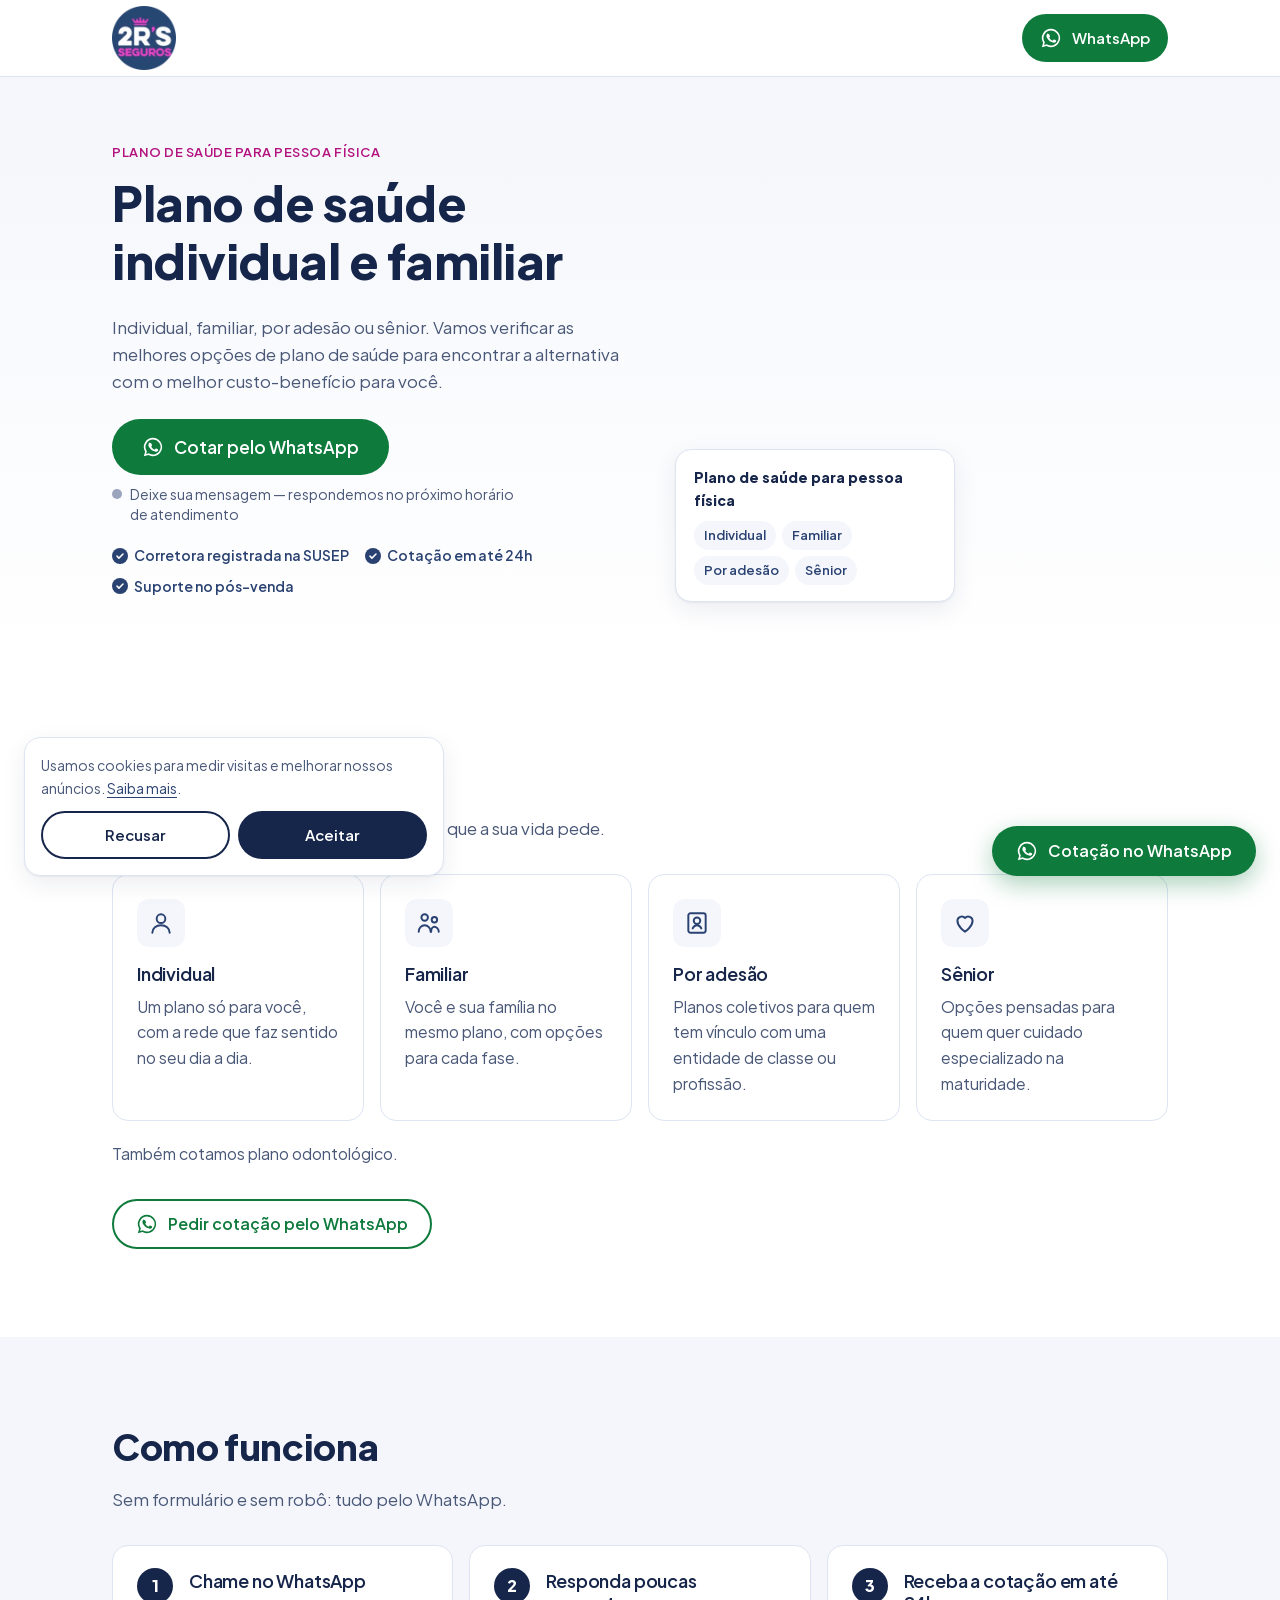
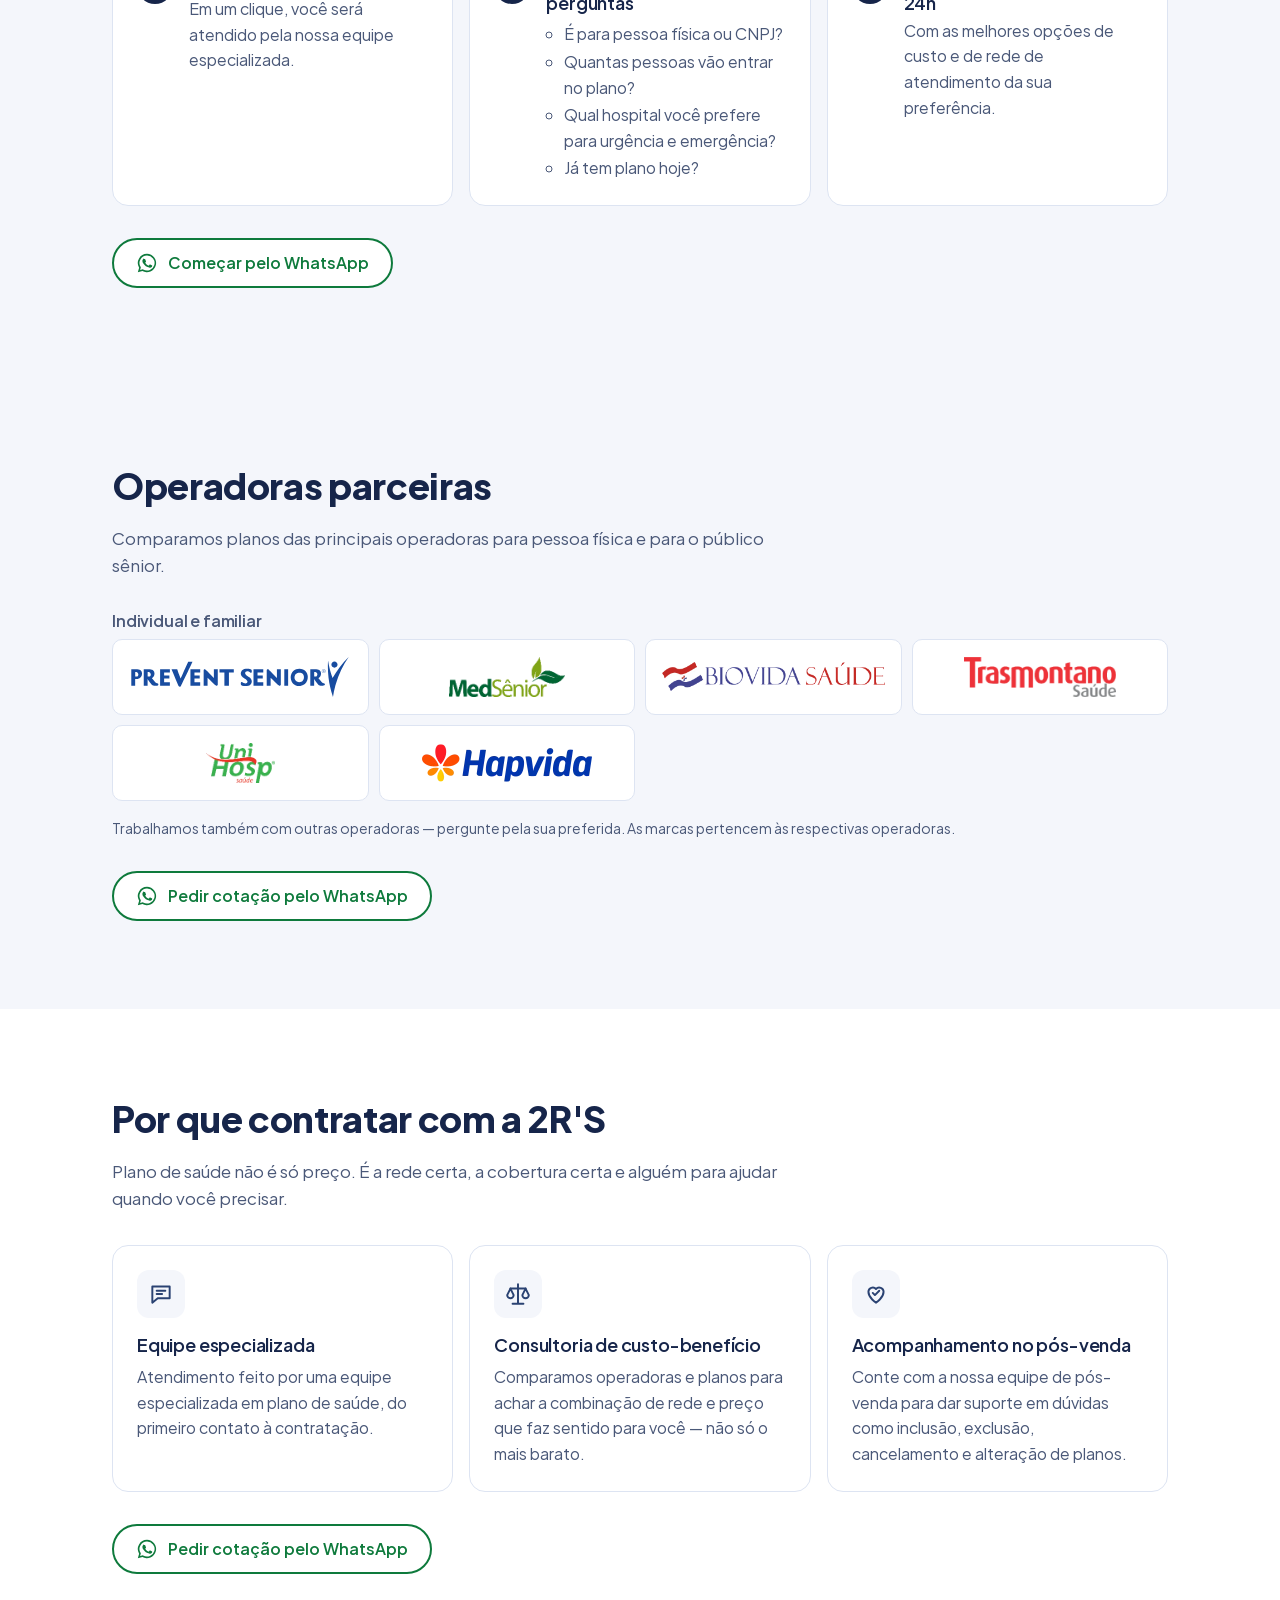
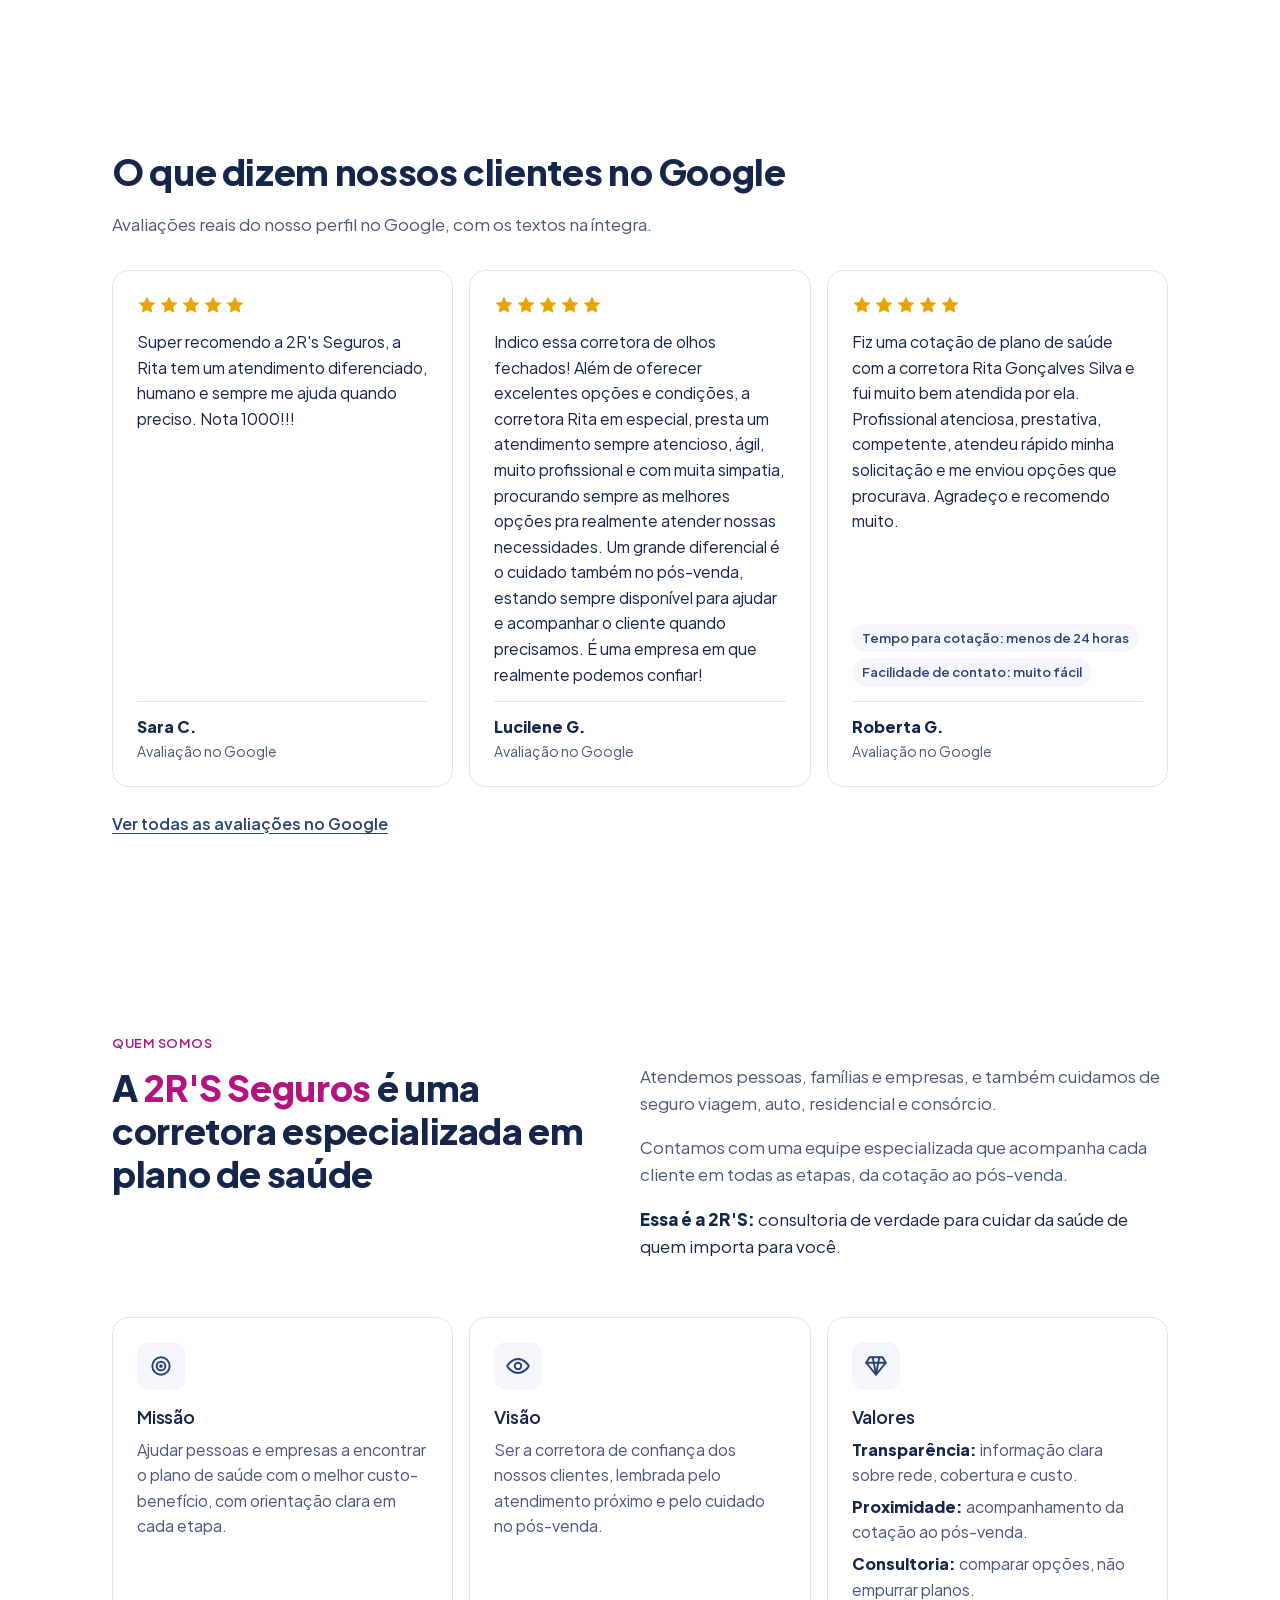
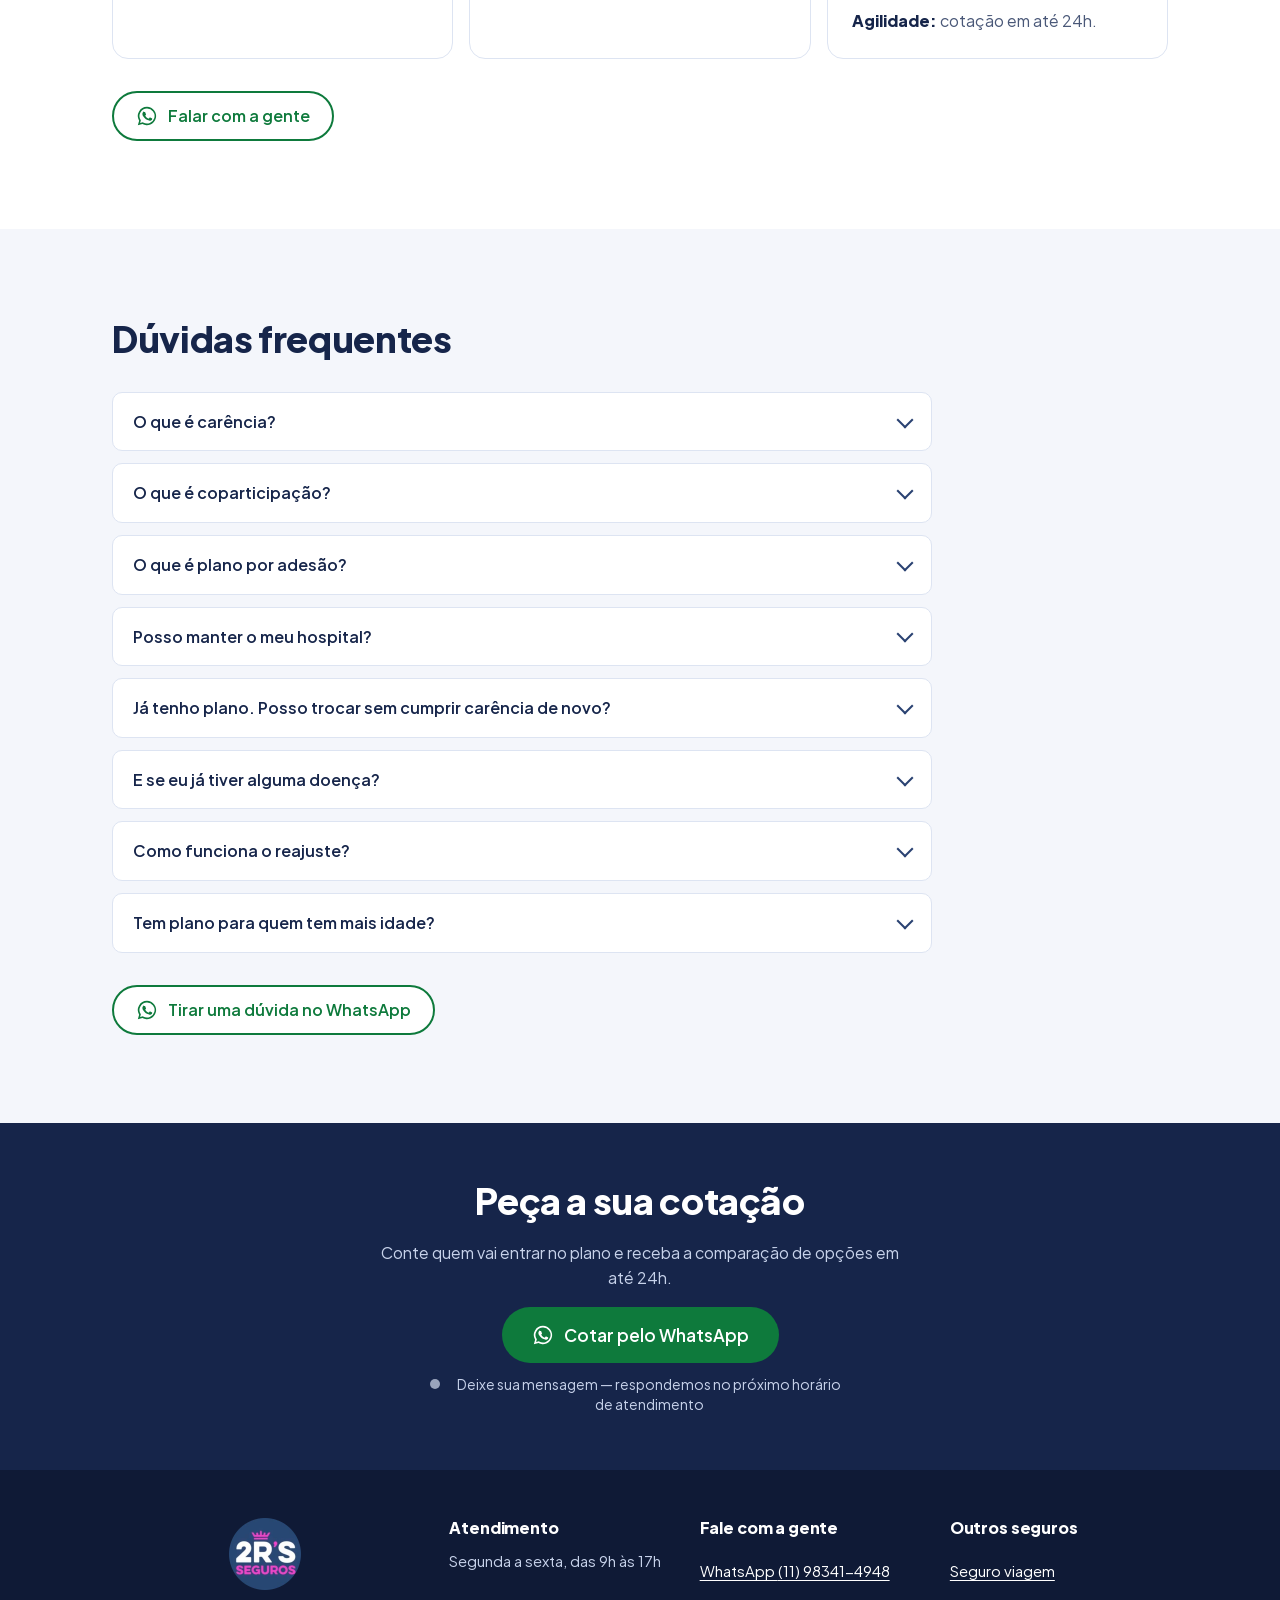
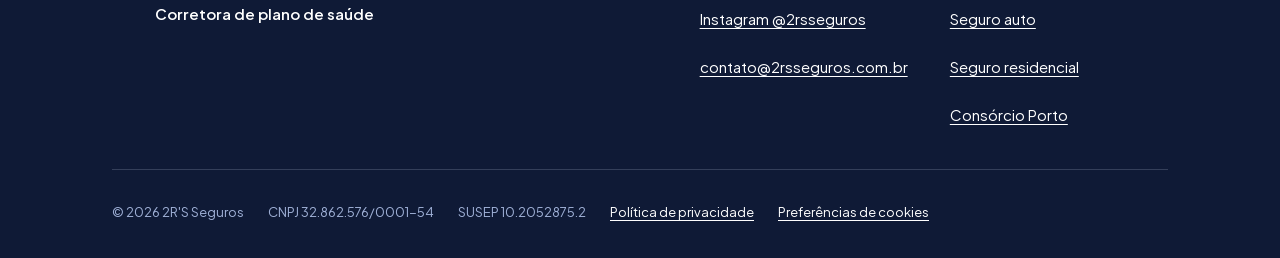
<file: plano-de-saude-individual-familiar/index.html>
<!doctype html>
<html lang="pt-BR">
<head>
<meta charset="utf-8">
<meta name="viewport" content="width=device-width, initial-scale=1">
<title>Plano de Saúde Individual e Familiar | 2R'S Seguros</title>
<meta name="description" content="Plano de saúde individual, familiar, por adesão e sênior. Compare operadoras com consultoria e receba a cotação em até 24h.">
<meta http-equiv="Content-Security-Policy" content="default-src 'self'; script-src 'self' 'unsafe-inline' https://www.googletagmanager.com https://www.googleadservices.com https://googleads.g.doubleclick.net https://www.google.com; style-src 'self' 'unsafe-inline'; font-src 'self'; img-src 'self' data: https://www.googletagmanager.com https://*.google-analytics.com https://googleads.g.doubleclick.net https://www.google.com https://www.google.com.br; connect-src 'self' https://*.google-analytics.com https://*.analytics.google.com https://*.googletagmanager.com https://www.google.com https://googleads.g.doubleclick.net https://www.googleadservices.com; frame-src https://www.googletagmanager.com https://td.doubleclick.net; base-uri 'self'; object-src 'none'; form-action 'none'">
<meta name="referrer" content="strict-origin-when-cross-origin">
<meta name="theme-color" content="#16254a">
<link rel="canonical" href="https://2rsseguros.com.br/plano-de-saude-individual-familiar/">
<meta property="og:type" content="website">
<meta property="og:locale" content="pt_BR">
<meta property="og:site_name" content="2R'S Seguros">
<meta property="og:title" content="Plano de Saúde Individual e Familiar | 2R'S Seguros">
<meta property="og:description" content="Plano de saúde individual, familiar, por adesão e sênior. Compare operadoras com consultoria e receba a cotação em até 24h.">
<meta property="og:url" content="https://2rsseguros.com.br/plano-de-saude-individual-familiar/">
<meta property="og:image" content="https://2rsseguros.com.br/assets/img/logo-circulo.png">
<meta property="og:image:width" content="512">
<meta property="og:image:height" content="512">
<meta property="og:image:alt" content="Logo da 2R'S Seguros">
<meta name="twitter:card" content="summary">
<link rel="icon" href="/favicon.png" type="image/png">
<link rel="apple-touch-icon" href="/favicon.png">
<link rel="preload" href="/assets/fonts/plus-jakarta-sans-800.woff2" as="font" type="font/woff2" crossorigin>
<link rel="preload" href="/assets/fonts/plus-jakarta-sans-400.woff2" as="font" type="font/woff2" crossorigin>
<link rel="stylesheet" href="/assets/css/site.css?v=10">
<!-- Consent Mode v2: padrão "denied" até o visitante aceitar (banner em site.js). Precisa vir ANTES do GTM. -->
<script>
window.dataLayer=window.dataLayer||[];function gtag(){dataLayer.push(arguments);}
(function(){var c=null;try{c=localStorage.getItem('2rs-consent');}catch(e){}
var v=c==='granted'?'granted':'denied';
gtag('consent','default',{ad_storage:v,ad_user_data:v,ad_personalization:v,analytics_storage:v,wait_for_update:500});
gtag('set','ads_data_redaction',true);gtag('set','url_passthrough',true);})();
</script>
<!-- Google Tag Manager -->
<script>(function(w,d,s,l,i){w[l]=w[l]||[];w[l].push({'gtm.start':
new Date().getTime(),event:'gtm.js'});var f=d.getElementsByTagName(s)[0],
j=d.createElement(s),dl=l!='dataLayer'?'&l='+l:'';j.async=true;j.src=
'https://www.googletagmanager.com/gtm.js?id='+i+dl;f.parentNode.insertBefore(j,f);
})(window,document,'script','dataLayer','GTM-T7275CWD');</script>
<!-- End Google Tag Manager -->
<script type="application/ld+json">
{
  "@context": "https://schema.org",
  "@type": "InsuranceAgency",
  "name": "2R'S Seguros",
  "url": "https://2rsseguros.com.br/",
  "logo": "https://2rsseguros.com.br/assets/img/logo-circulo.png",
  "image": "https://2rsseguros.com.br/assets/img/logo-circulo.png",
  "telephone": "+55-11-98341-4948",
  "taxID": "32.862.576/0001-54",
  "sameAs": [
    "https://www.instagram.com/2rsseguros"
  ],
  "openingHoursSpecification": [
    {
      "@type": "OpeningHoursSpecification",
      "dayOfWeek": [
        "Monday",
        "Tuesday",
        "Wednesday",
        "Thursday",
        "Friday"
      ],
      "opens": "09:00",
      "closes": "17:00"
    }
  ]
}
</script>
<script src="/assets/js/config.js?v=10" defer></script>
<script src="/assets/js/site.js?v=10" defer></script>
</head>
<body>
<!-- Google Tag Manager (noscript) -->
<noscript><iframe src="https://www.googletagmanager.com/ns.html?id=GTM-T7275CWD" height="0" width="0" style="display:none;visibility:hidden"></iframe></noscript>
<!-- End Google Tag Manager (noscript) -->
<a class="skip-link" href="#conteudo">Pular para o conteúdo</a>
<header class="site-header">
  <div class="container">
    <a class="logo" href="/" aria-label="2R'S Seguros — página inicial"><img src="/assets/img/logo-circulo-144.webp" width="64" height="64" alt="" fetchpriority="high"></a>
    
    <a class="btn btn-wa btn-sm js-whatsapp" href="https://wa.me/5511983414948?text=Ol%C3%A1!%20Vim%20pelo%20site%20e%20quero%20uma%20cota%C3%A7%C3%A3o%20de%20plano%20de%20sa%C3%BAde%20individual%2Ffamiliar." target="_blank" rel="noopener" data-wa-location="cabecalho" data-wa-page="individual-familiar" data-wa-product="saude-pf" aria-label="Falar no WhatsApp"><svg viewBox="0 0 24 24" aria-hidden="true" focusable="false"><path fill="currentColor" d="M12 2a10 10 0 0 0-8.6 15.1L2 22l5-1.3A10 10 0 1 0 12 2zm0 1.8a8.2 8.2 0 1 1-4.2 15.2l-.3-.2-3 .8.8-2.9-.2-.3A8.2 8.2 0 0 1 12 3.8z"/><path fill="currentColor" d="M8.6 7.2c-.2 0-.5 0-.7.3-.3.3-.9.9-.9 2.2s.9 2.6 1.1 2.8c.1.2 1.8 2.9 4.5 3.9 2.2.9 2.7.7 3.2.7.5-.1 1.5-.6 1.7-1.2.2-.6.2-1.1.2-1.2-.1-.1-.2-.2-.5-.3l-1.7-.8c-.2-.1-.4-.1-.6.1l-.8 1c-.1.2-.3.2-.5.1-.3-.1-1.1-.4-2-1.3-.8-.7-1.3-1.5-1.4-1.8-.2-.3 0-.4.1-.5l.4-.4.2-.4v-.4l-.8-1.9c-.2-.5-.4-.4-.5-.4h-.6z"/></svg><span>WhatsApp</span></a>
  </div>
</header>
<main id="conteudo">
  <section class="hero">
    <div class="container hero-grid">
      <div>
        <span class="eyebrow">Plano de saúde para pessoa física</span>
        <h1>Plano de saúde individual e familiar</h1>
        <p class="lead">Individual, familiar, por adesão ou sênior. Vamos verificar as melhores opções de plano de saúde para encontrar a alternativa com o melhor custo-benefício para você.</p>
        <div class="hero-cta">
          <a class="btn btn-wa btn-lg js-whatsapp" href="https://wa.me/5511983414948?text=Ol%C3%A1!%20Vim%20pelo%20site%20e%20quero%20uma%20cota%C3%A7%C3%A3o%20de%20plano%20de%20sa%C3%BAde%20individual%2Ffamiliar." target="_blank" rel="noopener" data-wa-location="hero" data-wa-page="individual-familiar" data-wa-product="saude-pf"><svg viewBox="0 0 24 24" aria-hidden="true" focusable="false"><path fill="currentColor" d="M12 2a10 10 0 0 0-8.6 15.1L2 22l5-1.3A10 10 0 1 0 12 2zm0 1.8a8.2 8.2 0 1 1-4.2 15.2l-.3-.2-3 .8.8-2.9-.2-.3A8.2 8.2 0 0 1 12 3.8z"/><path fill="currentColor" d="M8.6 7.2c-.2 0-.5 0-.7.3-.3.3-.9.9-.9 2.2s.9 2.6 1.1 2.8c.1.2 1.8 2.9 4.5 3.9 2.2.9 2.7.7 3.2.7.5-.1 1.5-.6 1.7-1.2.2-.6.2-1.1.2-1.2-.1-.1-.2-.2-.5-.3l-1.7-.8c-.2-.1-.4-.1-.6.1l-.8 1c-.1.2-.3.2-.5.1-.3-.1-1.1-.4-2-1.3-.8-.7-1.3-1.5-1.4-1.8-.2-.3 0-.4.1-.5l.4-.4.2-.4v-.4l-.8-1.9c-.2-.5-.4-.4-.5-.4h-.6z"/></svg><span>Cotar pelo WhatsApp</span></a>
          <p class="wa-status js-wa-status" aria-live="polite"><span class="dot" aria-hidden="true"></span><span class="js-wa-status-text">Seg. a sex., 9h às 17h</span></p>
        </div>
        <ul class="trust" aria-label="Por que confiar"><li>Corretora registrada na SUSEP</li><li>Cotação em até 24h</li><li>Suporte no pós-venda</li></ul>
      </div>
      <div class="hero-art hero-illus" aria-hidden="true">
        <picture><source media="(min-width: 1024px)" srcset="/assets/img/hero-familia.webp"><img class="illus-img" src="[data-uri]" width="600" height="600" alt="" decoding="async" fetchpriority="high"></picture>
        <div class="art-card illus-card">
          <p class="illus-title">Plano de saúde para pessoa física</p>
          <ul class="illus-chips"><li>Individual</li><li>Familiar</li><li>Por adesão</li><li>Sênior</li></ul>
        </div>
      </div>
    </div>
  </section>
  <section class="section" id="para-quem" aria-labelledby="para-quem-t">
    <div class="container">
      <div class="section-head">
        <h2 id="para-quem-t">Para quem é</h2>
        <p>Plano de saúde para pessoa física, do jeito que a sua vida pede.</p>
      </div>
      <div class="cards four">
        <div class="card"><div class="icon"><svg viewBox="0 0 24 24" fill="none" stroke="currentColor" stroke-width="1.8" stroke-linecap="round" stroke-linejoin="round" aria-hidden="true" focusable="false"><circle cx="12" cy="8" r="4"/><path d="M4 21c0-4 3.6-7 8-7s8 3 8 7"/></svg></div><h3>Individual</h3><p>Um plano só para você, com a rede que faz sentido no seu dia a dia.</p></div>
        <div class="card"><div class="icon"><svg viewBox="0 0 24 24" fill="none" stroke="currentColor" stroke-width="1.8" stroke-linecap="round" stroke-linejoin="round" aria-hidden="true" focusable="false"><circle cx="8" cy="7" r="3"/><circle cx="17" cy="9" r="2.5"/><path d="M2.5 20c0-3.3 2.5-6 5.5-6s5.5 2.7 5.5 6"/><path d="M14 20c0-2.6 1.4-4.5 3-4.5s4 1.9 4 4.5"/></svg></div><h3>Familiar</h3><p>Você e sua família no mesmo plano, com opções para cada fase.</p></div>
        <div class="card"><div class="icon"><svg viewBox="0 0 24 24" fill="none" stroke="currentColor" stroke-width="1.8" stroke-linecap="round" stroke-linejoin="round" aria-hidden="true" focusable="false"><rect x="4" y="3" width="16" height="18" rx="2"/><circle cx="12" cy="10" r="3"/><path d="M8 17c.7-1.8 2.2-3 4-3s3.3 1.2 4 3"/></svg></div><h3>Por adesão</h3><p>Planos coletivos para quem tem vínculo com uma entidade de classe ou profissão.</p></div>
        <div class="card"><div class="icon"><svg viewBox="0 0 24 24" fill="none" stroke="currentColor" stroke-width="1.8" stroke-linecap="round" stroke-linejoin="round" aria-hidden="true" focusable="false"><path d="M12 20s-7-4.4-7-10a4 4 0 0 1 7-2.6A4 4 0 0 1 19 10c0 5.6-7 10-7 10z"/></svg></div><h3>Sênior</h3><p>Opções pensadas para quem quer cuidado especializado na maturidade.</p></div>
      </div>
      <p style="margin-top:20px;color:var(--ink-soft)">Também cotamos plano odontológico.</p>
      <div class="section-cta"><a class="btn btn-wa-outline js-whatsapp" href="https://wa.me/5511983414948?text=Ol%C3%A1!%20Vim%20pelo%20site%20e%20quero%20uma%20cota%C3%A7%C3%A3o%20de%20plano%20de%20sa%C3%BAde%20individual%2Ffamiliar." target="_blank" rel="noopener" data-wa-location="para-quem" data-wa-page="individual-familiar" data-wa-product="saude-pf"><svg viewBox="0 0 24 24" aria-hidden="true" focusable="false"><path fill="currentColor" d="M12 2a10 10 0 0 0-8.6 15.1L2 22l5-1.3A10 10 0 1 0 12 2zm0 1.8a8.2 8.2 0 1 1-4.2 15.2l-.3-.2-3 .8.8-2.9-.2-.3A8.2 8.2 0 0 1 12 3.8z"/><path fill="currentColor" d="M8.6 7.2c-.2 0-.5 0-.7.3-.3.3-.9.9-.9 2.2s.9 2.6 1.1 2.8c.1.2 1.8 2.9 4.5 3.9 2.2.9 2.7.7 3.2.7.5-.1 1.5-.6 1.7-1.2.2-.6.2-1.1.2-1.2-.1-.1-.2-.2-.5-.3l-1.7-.8c-.2-.1-.4-.1-.6.1l-.8 1c-.1.2-.3.2-.5.1-.3-.1-1.1-.4-2-1.3-.8-.7-1.3-1.5-1.4-1.8-.2-.3 0-.4.1-.5l.4-.4.2-.4v-.4l-.8-1.9c-.2-.5-.4-.4-.5-.4h-.6z"/></svg><span>Pedir cotação pelo WhatsApp</span></a></div>
    </div>
  </section>
  <section class="section alt" id="como-funciona" aria-labelledby="como-funciona-t">
    <div class="container">
      <div class="section-head">
        <h2 id="como-funciona-t">Como funciona</h2>
        <p>Sem formulário e sem robô: tudo pelo WhatsApp.</p>
      </div>
      <ol class="steps">
        <li><h3>Chame no WhatsApp</h3><p>Em um clique, você será atendido pela nossa equipe especializada.</p></li>
        <li><h3>Responda poucas perguntas</h3>
          <ul>
            <li>É para pessoa física ou CNPJ?</li>
            <li>Quantas pessoas vão entrar no plano?</li>
            <li>Qual hospital você prefere para urgência e emergência?</li>
            <li>Já tem plano hoje?</li>
          </ul></li>
        <li><h3>Receba a cotação em até 24h</h3><p>Com as melhores opções de custo e de rede de atendimento da sua preferência.</p></li>
      </ol>
      <div class="section-cta"><a class="btn btn-wa-outline js-whatsapp" href="https://wa.me/5511983414948?text=Ol%C3%A1!%20Vim%20pelo%20site%20e%20quero%20uma%20cota%C3%A7%C3%A3o%20de%20plano%20de%20sa%C3%BAde%20individual%2Ffamiliar." target="_blank" rel="noopener" data-wa-location="como-funciona" data-wa-page="individual-familiar" data-wa-product="saude-pf"><svg viewBox="0 0 24 24" aria-hidden="true" focusable="false"><path fill="currentColor" d="M12 2a10 10 0 0 0-8.6 15.1L2 22l5-1.3A10 10 0 1 0 12 2zm0 1.8a8.2 8.2 0 1 1-4.2 15.2l-.3-.2-3 .8.8-2.9-.2-.3A8.2 8.2 0 0 1 12 3.8z"/><path fill="currentColor" d="M8.6 7.2c-.2 0-.5 0-.7.3-.3.3-.9.9-.9 2.2s.9 2.6 1.1 2.8c.1.2 1.8 2.9 4.5 3.9 2.2.9 2.7.7 3.2.7.5-.1 1.5-.6 1.7-1.2.2-.6.2-1.1.2-1.2-.1-.1-.2-.2-.5-.3l-1.7-.8c-.2-.1-.4-.1-.6.1l-.8 1c-.1.2-.3.2-.5.1-.3-.1-1.1-.4-2-1.3-.8-.7-1.3-1.5-1.4-1.8-.2-.3 0-.4.1-.5l.4-.4.2-.4v-.4l-.8-1.9c-.2-.5-.4-.4-.5-.4h-.6z"/></svg><span>Começar pelo WhatsApp</span></a></div>
    </div>
  </section>
  <section class="section alt" id="operadoras" aria-labelledby="operadoras-t">
    <div class="container">
      <div class="section-head">
        <h2 id="operadoras-t">Operadoras parceiras</h2>
        <p>Comparamos planos das principais operadoras para pessoa física e para o público sênior.</p>
      </div>
      <div class="ops-group"><h3>Individual e familiar</h3><ul class="ops"><li class="op"><img src="/assets/img/operadoras/prevent-senior.svg" alt="Prevent Senior" width="218" height="40" loading="lazy" decoding="async"></li><li class="op"><img src="/assets/img/operadoras/medsenior.webp" alt="MedSenior" width="116" height="40" loading="lazy" decoding="async"></li><li class="op"><img src="/assets/img/operadoras/biovida.webp" alt="Biovida" width="312" height="40" loading="lazy" decoding="async"></li><li class="op"><img src="/assets/img/operadoras/trasmontano.webp" alt="Trasmontano" width="152" height="40" loading="lazy" decoding="async"></li><li class="op"><img src="/assets/img/operadoras/unihosp.webp" alt="UniHosp" width="69" height="40" loading="lazy" decoding="async"></li><li class="op"><img src="/assets/img/operadoras/hapvida.webp" alt="Hapvida" width="179" height="40" loading="lazy" decoding="async"></li></ul></div>
      <p class="ops-note">Trabalhamos também com outras operadoras — pergunte pela sua preferida. As marcas pertencem às respectivas operadoras.</p>
      <div class="section-cta"><a class="btn btn-wa-outline js-whatsapp" href="https://wa.me/5511983414948?text=Ol%C3%A1!%20Vim%20pelo%20site%20e%20quero%20uma%20cota%C3%A7%C3%A3o%20de%20plano%20de%20sa%C3%BAde%20individual%2Ffamiliar." target="_blank" rel="noopener" data-wa-location="operadoras" data-wa-page="individual-familiar" data-wa-product="saude-pf"><svg viewBox="0 0 24 24" aria-hidden="true" focusable="false"><path fill="currentColor" d="M12 2a10 10 0 0 0-8.6 15.1L2 22l5-1.3A10 10 0 1 0 12 2zm0 1.8a8.2 8.2 0 1 1-4.2 15.2l-.3-.2-3 .8.8-2.9-.2-.3A8.2 8.2 0 0 1 12 3.8z"/><path fill="currentColor" d="M8.6 7.2c-.2 0-.5 0-.7.3-.3.3-.9.9-.9 2.2s.9 2.6 1.1 2.8c.1.2 1.8 2.9 4.5 3.9 2.2.9 2.7.7 3.2.7.5-.1 1.5-.6 1.7-1.2.2-.6.2-1.1.2-1.2-.1-.1-.2-.2-.5-.3l-1.7-.8c-.2-.1-.4-.1-.6.1l-.8 1c-.1.2-.3.2-.5.1-.3-.1-1.1-.4-2-1.3-.8-.7-1.3-1.5-1.4-1.8-.2-.3 0-.4.1-.5l.4-.4.2-.4v-.4l-.8-1.9c-.2-.5-.4-.4-.5-.4h-.6z"/></svg><span>Pedir cotação pelo WhatsApp</span></a></div>
    </div>
  </section>
  <section class="section" id="por-que-2rs" aria-labelledby="por-que-2rs-t">
    <div class="container">
      <div class="section-head">
        <h2 id="por-que-2rs-t">Por que contratar com a 2R'S</h2>
        <p>Plano de saúde não é só preço. É a rede certa, a cobertura certa e alguém para ajudar quando você precisar.</p>
      </div>
      <div class="cards three">
        <div class="card"><div class="icon"><svg viewBox="0 0 24 24" fill="none" stroke="currentColor" stroke-width="1.8" stroke-linecap="round" stroke-linejoin="round" aria-hidden="true" focusable="false"><path d="M4 5h16v11H9l-5 4z"/><path d="M8 9h8M8 12h5"/></svg></div><h3>Equipe especializada</h3><p>Atendimento feito por uma equipe especializada em plano de saúde, do primeiro contato à contratação.</p></div>
        <div class="card"><div class="icon"><svg viewBox="0 0 24 24" fill="none" stroke="currentColor" stroke-width="1.8" stroke-linecap="round" stroke-linejoin="round" aria-hidden="true" focusable="false"><path d="M12 3v18M7 21h10"/><path d="M5 7h14"/><path d="M5 7l-3 6a3 3 0 0 0 6 0z"/><path d="M19 7l-3 6a3 3 0 0 0 6 0z"/></svg></div><h3>Consultoria de custo-benefício</h3><p>Comparamos operadoras e planos para achar a combinação de rede e preço que faz sentido para você — não só o mais barato.</p></div>
        <div class="card"><div class="icon"><svg viewBox="0 0 24 24" fill="none" stroke="currentColor" stroke-width="1.8" stroke-linecap="round" stroke-linejoin="round" aria-hidden="true" focusable="false"><path d="M12 20s-7-4.4-7-10a4 4 0 0 1 7-2.6A4 4 0 0 1 19 10c0 5.6-7 10-7 10z"/><path d="M9 11l2 2 4-4"/></svg></div><h3>Acompanhamento no pós-venda</h3><p>Conte com a nossa equipe de pós-venda para dar suporte em dúvidas como inclusão, exclusão, cancelamento e alteração de planos.</p></div>
      </div>
      <div class="section-cta"><a class="btn btn-wa-outline js-whatsapp" href="https://wa.me/5511983414948?text=Ol%C3%A1!%20Vim%20pelo%20site%20e%20quero%20uma%20cota%C3%A7%C3%A3o%20de%20plano%20de%20sa%C3%BAde%20individual%2Ffamiliar." target="_blank" rel="noopener" data-wa-location="por-que-2rs" data-wa-page="individual-familiar" data-wa-product="saude-pf"><svg viewBox="0 0 24 24" aria-hidden="true" focusable="false"><path fill="currentColor" d="M12 2a10 10 0 0 0-8.6 15.1L2 22l5-1.3A10 10 0 1 0 12 2zm0 1.8a8.2 8.2 0 1 1-4.2 15.2l-.3-.2-3 .8.8-2.9-.2-.3A8.2 8.2 0 0 1 12 3.8z"/><path fill="currentColor" d="M8.6 7.2c-.2 0-.5 0-.7.3-.3.3-.9.9-.9 2.2s.9 2.6 1.1 2.8c.1.2 1.8 2.9 4.5 3.9 2.2.9 2.7.7 3.2.7.5-.1 1.5-.6 1.7-1.2.2-.6.2-1.1.2-1.2-.1-.1-.2-.2-.5-.3l-1.7-.8c-.2-.1-.4-.1-.6.1l-.8 1c-.1.2-.3.2-.5.1-.3-.1-1.1-.4-2-1.3-.8-.7-1.3-1.5-1.4-1.8-.2-.3 0-.4.1-.5l.4-.4.2-.4v-.4l-.8-1.9c-.2-.5-.4-.4-.5-.4h-.6z"/></svg><span>Pedir cotação pelo WhatsApp</span></a></div>
    </div>
  </section>
  <section class="section" id="avaliacoes" aria-labelledby="avaliacoes-t">
    <div class="container">
      <div class="section-head">
        <h2 id="avaliacoes-t">O que dizem nossos clientes no Google</h2>
        <p>Avaliações reais do nosso perfil no Google, com os textos na íntegra.</p>
      </div>
      <div class="cards three reviews"><figure class="review"><div class="stars" role="img" aria-label="5 de 5 estrelas"><svg viewBox="0 0 20 20" aria-hidden="true" focusable="false"><path fill="currentColor" d="M10 1.5l2.6 5.4 5.9.8-4.3 4.1 1 5.9L10 14.9l-5.2 2.8 1-5.9L1.5 7.7l5.9-.8z"/></svg><svg viewBox="0 0 20 20" aria-hidden="true" focusable="false"><path fill="currentColor" d="M10 1.5l2.6 5.4 5.9.8-4.3 4.1 1 5.9L10 14.9l-5.2 2.8 1-5.9L1.5 7.7l5.9-.8z"/></svg><svg viewBox="0 0 20 20" aria-hidden="true" focusable="false"><path fill="currentColor" d="M10 1.5l2.6 5.4 5.9.8-4.3 4.1 1 5.9L10 14.9l-5.2 2.8 1-5.9L1.5 7.7l5.9-.8z"/></svg><svg viewBox="0 0 20 20" aria-hidden="true" focusable="false"><path fill="currentColor" d="M10 1.5l2.6 5.4 5.9.8-4.3 4.1 1 5.9L10 14.9l-5.2 2.8 1-5.9L1.5 7.7l5.9-.8z"/></svg><svg viewBox="0 0 20 20" aria-hidden="true" focusable="false"><path fill="currentColor" d="M10 1.5l2.6 5.4 5.9.8-4.3 4.1 1 5.9L10 14.9l-5.2 2.8 1-5.9L1.5 7.7l5.9-.8z"/></svg></div><blockquote><p>Super recomendo a 2R's Seguros, a Rita tem um atendimento diferenciado, humano e sempre me ajuda quando preciso. Nota 1000!!!</p></blockquote><figcaption><strong>Sara C.</strong><span>Avaliação no Google</span></figcaption></figure><figure class="review"><div class="stars" role="img" aria-label="5 de 5 estrelas"><svg viewBox="0 0 20 20" aria-hidden="true" focusable="false"><path fill="currentColor" d="M10 1.5l2.6 5.4 5.9.8-4.3 4.1 1 5.9L10 14.9l-5.2 2.8 1-5.9L1.5 7.7l5.9-.8z"/></svg><svg viewBox="0 0 20 20" aria-hidden="true" focusable="false"><path fill="currentColor" d="M10 1.5l2.6 5.4 5.9.8-4.3 4.1 1 5.9L10 14.9l-5.2 2.8 1-5.9L1.5 7.7l5.9-.8z"/></svg><svg viewBox="0 0 20 20" aria-hidden="true" focusable="false"><path fill="currentColor" d="M10 1.5l2.6 5.4 5.9.8-4.3 4.1 1 5.9L10 14.9l-5.2 2.8 1-5.9L1.5 7.7l5.9-.8z"/></svg><svg viewBox="0 0 20 20" aria-hidden="true" focusable="false"><path fill="currentColor" d="M10 1.5l2.6 5.4 5.9.8-4.3 4.1 1 5.9L10 14.9l-5.2 2.8 1-5.9L1.5 7.7l5.9-.8z"/></svg><svg viewBox="0 0 20 20" aria-hidden="true" focusable="false"><path fill="currentColor" d="M10 1.5l2.6 5.4 5.9.8-4.3 4.1 1 5.9L10 14.9l-5.2 2.8 1-5.9L1.5 7.7l5.9-.8z"/></svg></div><blockquote><p>Indico essa corretora de olhos fechados! Além de oferecer excelentes opções e condições, a corretora Rita em especial, presta um atendimento sempre atencioso, ágil, muito profissional e com muita simpatia, procurando sempre as melhores opções pra realmente atender nossas necessidades. Um grande diferencial é o cuidado também no pós-venda, estando sempre disponível para ajudar e acompanhar o cliente quando precisamos. É uma empresa em que realmente podemos confiar!</p></blockquote><figcaption><strong>Lucilene G.</strong><span>Avaliação no Google</span></figcaption></figure><figure class="review"><div class="stars" role="img" aria-label="5 de 5 estrelas"><svg viewBox="0 0 20 20" aria-hidden="true" focusable="false"><path fill="currentColor" d="M10 1.5l2.6 5.4 5.9.8-4.3 4.1 1 5.9L10 14.9l-5.2 2.8 1-5.9L1.5 7.7l5.9-.8z"/></svg><svg viewBox="0 0 20 20" aria-hidden="true" focusable="false"><path fill="currentColor" d="M10 1.5l2.6 5.4 5.9.8-4.3 4.1 1 5.9L10 14.9l-5.2 2.8 1-5.9L1.5 7.7l5.9-.8z"/></svg><svg viewBox="0 0 20 20" aria-hidden="true" focusable="false"><path fill="currentColor" d="M10 1.5l2.6 5.4 5.9.8-4.3 4.1 1 5.9L10 14.9l-5.2 2.8 1-5.9L1.5 7.7l5.9-.8z"/></svg><svg viewBox="0 0 20 20" aria-hidden="true" focusable="false"><path fill="currentColor" d="M10 1.5l2.6 5.4 5.9.8-4.3 4.1 1 5.9L10 14.9l-5.2 2.8 1-5.9L1.5 7.7l5.9-.8z"/></svg><svg viewBox="0 0 20 20" aria-hidden="true" focusable="false"><path fill="currentColor" d="M10 1.5l2.6 5.4 5.9.8-4.3 4.1 1 5.9L10 14.9l-5.2 2.8 1-5.9L1.5 7.7l5.9-.8z"/></svg></div><blockquote><p>Fiz uma cotação de plano de saúde com a corretora Rita Gonçalves Silva e fui muito bem atendida por ela. Profissional atenciosa, prestativa, competente, atendeu rápido minha solicitação e me enviou opções que procurava. Agradeço e recomendo muito.</p></blockquote><ul class="review-tags"><li>Tempo para cotação: menos de 24 horas</li><li>Facilidade de contato: muito fácil</li></ul><figcaption><strong>Roberta G.</strong><span>Avaliação no Google</span></figcaption></figure></div>
      <p class="reviews-link"><a href="https://share.google/1SWVw5Mm33m8Inv43" target="_blank" rel="noopener">Ver todas as avaliações no Google</a></p>
    </div>
  </section>
  <section class="section" id="quem-somos" aria-labelledby="quem-somos-t">
    <div class="container">
      <div class="about-grid">
        <div class="about-title">
          <span class="eyebrow">Quem somos</span>
          <h2 id="quem-somos-t">A <span class="brand">2R'S Seguros</span> é uma corretora especializada em plano de saúde</h2>
        </div>
        <div class="about-text">
          <p>Atendemos pessoas, famílias e empresas, e também cuidamos de seguro viagem, auto, residencial e consórcio.</p>
          <p>Contamos com uma equipe especializada que acompanha cada cliente em todas as etapas, da cotação ao pós-venda.</p>
          <p class="about-closing"><strong>Essa é a 2R'S:</strong> consultoria de verdade para cuidar da saúde de quem importa para você.</p>
        </div>
      </div>
      <div class="mvv">
        <div class="card"><div class="icon"><svg viewBox="0 0 24 24" fill="none" stroke="currentColor" stroke-width="1.8" stroke-linecap="round" stroke-linejoin="round" aria-hidden="true" focusable="false"><circle cx="12" cy="12" r="8"/><circle cx="12" cy="12" r="4"/><circle cx="12" cy="12" r="0.8" fill="currentColor"/></svg></div><h3>Missão</h3><p>Ajudar pessoas e empresas a encontrar o plano de saúde com o melhor custo-benefício, com orientação clara em cada etapa.</p></div>
        <div class="card"><div class="icon"><svg viewBox="0 0 24 24" fill="none" stroke="currentColor" stroke-width="1.8" stroke-linecap="round" stroke-linejoin="round" aria-hidden="true" focusable="false"><path d="M2 12s3.6-6.5 10-6.5S22 12 22 12s-3.6 6.5-10 6.5S2 12 2 12z"/><circle cx="12" cy="12" r="3"/></svg></div><h3>Visão</h3><p>Ser a corretora de confiança dos nossos clientes, lembrada pelo atendimento próximo e pelo cuidado no pós-venda.</p></div>
        <div class="card"><div class="icon"><svg viewBox="0 0 24 24" fill="none" stroke="currentColor" stroke-width="1.8" stroke-linecap="round" stroke-linejoin="round" aria-hidden="true" focusable="false"><path d="M6 4h12l3 5-9 11L3 9z"/><path d="M3 9h18M9 4l3 16M15 4l-3 16"/></svg></div><h3>Valores</h3>
          <ul class="values"><li><strong>Transparência:</strong> informação clara sobre rede, cobertura e custo.</li><li><strong>Proximidade:</strong> acompanhamento da cotação ao pós-venda.</li><li><strong>Consultoria:</strong> comparar opções, não empurrar planos.</li><li><strong>Agilidade:</strong> cotação em até 24h.</li></ul></div>
      </div>
      <div class="section-cta"><a class="btn btn-wa-outline js-whatsapp" href="https://wa.me/5511983414948?text=Ol%C3%A1!%20Vim%20pelo%20site%20e%20quero%20uma%20cota%C3%A7%C3%A3o%20de%20plano%20de%20sa%C3%BAde%20individual%2Ffamiliar." target="_blank" rel="noopener" data-wa-location="quem-somos" data-wa-page="individual-familiar" data-wa-product="saude-pf"><svg viewBox="0 0 24 24" aria-hidden="true" focusable="false"><path fill="currentColor" d="M12 2a10 10 0 0 0-8.6 15.1L2 22l5-1.3A10 10 0 1 0 12 2zm0 1.8a8.2 8.2 0 1 1-4.2 15.2l-.3-.2-3 .8.8-2.9-.2-.3A8.2 8.2 0 0 1 12 3.8z"/><path fill="currentColor" d="M8.6 7.2c-.2 0-.5 0-.7.3-.3.3-.9.9-.9 2.2s.9 2.6 1.1 2.8c.1.2 1.8 2.9 4.5 3.9 2.2.9 2.7.7 3.2.7.5-.1 1.5-.6 1.7-1.2.2-.6.2-1.1.2-1.2-.1-.1-.2-.2-.5-.3l-1.7-.8c-.2-.1-.4-.1-.6.1l-.8 1c-.1.2-.3.2-.5.1-.3-.1-1.1-.4-2-1.3-.8-.7-1.3-1.5-1.4-1.8-.2-.3 0-.4.1-.5l.4-.4.2-.4v-.4l-.8-1.9c-.2-.5-.4-.4-.5-.4h-.6z"/></svg><span>Falar com a gente</span></a></div>
    </div>
  </section>
  <section class="section alt" id="duvidas" aria-labelledby="duvidas-t">
    <div class="container">
      <div class="section-head">
        <h2 id="duvidas-t">Dúvidas frequentes</h2>
      </div>
      <div class="faq"><details><summary>O que é carência?</summary><div class="answer"><p>É o período, depois da contratação, em que alguns atendimentos ainda não têm cobertura. A ANS define prazos máximos: 24 horas para urgência e emergência, 300 dias para parto e até 180 dias para os demais casos.</p><p>A redução de carências é sempre analisada pela operadora, caso a caso. Parto, terapias e a Cobertura Parcial Temporária (CPT) de doenças preexistentes não têm redução. A gente verifica as condições na cotação.</p></div></details><details><summary>O que é coparticipação?</summary><div class="answer"><p>No plano com coparticipação, a mensalidade costuma ser menor e você paga uma parte do valor quando usa. Há dois formatos:</p><ul><li><strong>Coparticipação total:</strong> a cobrança vale para consultas, exames e demais procedimentos.</li><li><strong>Coparticipação parcial:</strong> a cobrança vale só para alguns atendimentos, como as terapias.</li></ul><p>No plano sem coparticipação, a mensalidade é maior, mas não há cobrança por uso.</p><p>Qual compensa depende de quanto você costuma usar o plano — a gente ajuda a fazer essa conta.</p></div></details><details><summary>O que é plano por adesão?</summary><div class="answer"><p>É um plano coletivo contratado por meio de uma entidade de classe ou associação ligada à sua profissão ou área de formação. Para contratar, é preciso ter vínculo com a entidade.</p></div></details><details><summary>Posso manter o meu hospital?</summary><div class="answer"><p>Depende da rede credenciada de cada plano. Por isso perguntamos qual hospital é importante para você em urgência e emergência: assim a comparação já considera as opções que incluem esse hospital.</p></div></details><details><summary>Já tenho plano. Posso trocar sem cumprir carência de novo?</summary><div class="answer"><p>Quem já tem plano pode pedir redução de carência na troca, mas ela é <strong>sempre analisada pela operadora</strong>, que decide o que aceita reduzir.</p><p>Mesmo com redução, <strong>parto, terapias e a CPT</strong> (Cobertura Parcial Temporária, aplicada a doenças preexistentes) não têm redução de carência.</p><p>A gente leva o seu caso à operadora e explica o que muda antes de você decidir.</p></div></details><details><summary>E se eu já tiver alguma doença?</summary><div class="answer"><p>Doenças ou lesões que você já sabe que tem devem ser informadas na declaração de saúde. Nesses casos, a operadora pode aplicar a Cobertura Parcial Temporária: por até 24 meses, alguns procedimentos de alta complexidade ligados a essa condição ficam sem cobertura.</p></div></details><details><summary>Como funciona o reajuste?</summary><div class="answer"><p>Nos planos individuais e familiares, o reajuste anual tem um limite definido pela ANS. Nos planos por adesão, o reajuste é negociado entre a operadora e a entidade. Também há reajuste quando a pessoa muda de faixa etária, conforme as regras do contrato.</p></div></details><details><summary>Tem plano para quem tem mais idade?</summary><div class="answer"><p>Sim. Há operadoras com planos voltados ao público sênior, com rede e atendimento pensados para essa fase da vida. Na cotação, mostramos as opções disponíveis para a idade de cada pessoa.</p></div></details></div>
      <div class="section-cta"><a class="btn btn-wa-outline js-whatsapp" href="https://wa.me/5511983414948?text=Ol%C3%A1!%20Vim%20pelo%20site%20e%20quero%20uma%20cota%C3%A7%C3%A3o%20de%20plano%20de%20sa%C3%BAde%20individual%2Ffamiliar." target="_blank" rel="noopener" data-wa-location="duvidas" data-wa-page="individual-familiar" data-wa-product="saude-pf"><svg viewBox="0 0 24 24" aria-hidden="true" focusable="false"><path fill="currentColor" d="M12 2a10 10 0 0 0-8.6 15.1L2 22l5-1.3A10 10 0 1 0 12 2zm0 1.8a8.2 8.2 0 1 1-4.2 15.2l-.3-.2-3 .8.8-2.9-.2-.3A8.2 8.2 0 0 1 12 3.8z"/><path fill="currentColor" d="M8.6 7.2c-.2 0-.5 0-.7.3-.3.3-.9.9-.9 2.2s.9 2.6 1.1 2.8c.1.2 1.8 2.9 4.5 3.9 2.2.9 2.7.7 3.2.7.5-.1 1.5-.6 1.7-1.2.2-.6.2-1.1.2-1.2-.1-.1-.2-.2-.5-.3l-1.7-.8c-.2-.1-.4-.1-.6.1l-.8 1c-.1.2-.3.2-.5.1-.3-.1-1.1-.4-2-1.3-.8-.7-1.3-1.5-1.4-1.8-.2-.3 0-.4.1-.5l.4-.4.2-.4v-.4l-.8-1.9c-.2-.5-.4-.4-.5-.4h-.6z"/></svg><span>Tirar uma dúvida no WhatsApp</span></a></div>
    </div>
  </section>
  <section class="final-cta" aria-labelledby="cta-final-t">
    <div class="container">
      <h2 id="cta-final-t">Peça a sua cotação</h2>
      <p>Conte quem vai entrar no plano e receba a comparação de opções em até 24h.</p>
      <a class="btn btn-wa btn-lg js-whatsapp" href="https://wa.me/5511983414948?text=Ol%C3%A1!%20Vim%20pelo%20site%20e%20quero%20uma%20cota%C3%A7%C3%A3o%20de%20plano%20de%20sa%C3%BAde%20individual%2Ffamiliar." target="_blank" rel="noopener" data-wa-location="cta-final" data-wa-page="individual-familiar" data-wa-product="saude-pf"><svg viewBox="0 0 24 24" aria-hidden="true" focusable="false"><path fill="currentColor" d="M12 2a10 10 0 0 0-8.6 15.1L2 22l5-1.3A10 10 0 1 0 12 2zm0 1.8a8.2 8.2 0 1 1-4.2 15.2l-.3-.2-3 .8.8-2.9-.2-.3A8.2 8.2 0 0 1 12 3.8z"/><path fill="currentColor" d="M8.6 7.2c-.2 0-.5 0-.7.3-.3.3-.9.9-.9 2.2s.9 2.6 1.1 2.8c.1.2 1.8 2.9 4.5 3.9 2.2.9 2.7.7 3.2.7.5-.1 1.5-.6 1.7-1.2.2-.6.2-1.1.2-1.2-.1-.1-.2-.2-.5-.3l-1.7-.8c-.2-.1-.4-.1-.6.1l-.8 1c-.1.2-.3.2-.5.1-.3-.1-1.1-.4-2-1.3-.8-.7-1.3-1.5-1.4-1.8-.2-.3 0-.4.1-.5l.4-.4.2-.4v-.4l-.8-1.9c-.2-.5-.4-.4-.5-.4h-.6z"/></svg><span>Cotar pelo WhatsApp</span></a>
      <p class="wa-status js-wa-status" aria-live="polite"><span class="dot" aria-hidden="true"></span><span class="js-wa-status-text">Seg. a sex., 9h às 17h</span></p>
    </div>
  </section>
</main>
<footer class="site-footer">
  <div class="container">
    <div class="footer-grid">
      <div class="footer-brand">
        <img src="/assets/img/logo-circulo-144.webp" width="72" height="72" alt="2R'S Seguros" loading="lazy">
        <p>Corretora de plano de saúde</p>
      </div>
      <div>
        <h2>Atendimento</h2>
        <p>Segunda a sexta, das 9h às 17h</p>
      </div>
      <div>
        <h2>Fale com a gente</h2>
        <ul>
          <li><a class=" js-whatsapp" href="https://wa.me/5511983414948?text=Ol%C3%A1!%20Vim%20pelo%20site%20e%20quero%20uma%20cota%C3%A7%C3%A3o%20de%20plano%20de%20sa%C3%BAde%20individual%2Ffamiliar." target="_blank" rel="noopener" data-wa-location="rodape" data-wa-page="individual-familiar" data-wa-product="saude-pf"><span>WhatsApp <span class="js-wa-number">(11) 98341-4948</span></span></a></li>
          <li><a href="https://www.instagram.com/2rsseguros" target="_blank" rel="noopener">Instagram @2rsseguros</a></li>
          <li><a class="js-email" data-u="contato" data-d="2rsseguros.com.br" href="#">contato (arroba) 2rsseguros.com.br</a></li>
        </ul>
      </div>
      <div>
        <h2>Outros seguros</h2>
        <ul><li><a class=" js-whatsapp" href="https://wa.me/5511983414948?text=Ol%C3%A1!%20Vim%20pelo%20site%20e%20quero%20informa%C3%A7%C3%B5es%20sobre%20seguro%20viagem" target="_blank" rel="noopener" data-wa-location="rodape" data-wa-page="individual-familiar" data-wa-product="viagem"><span>Seguro viagem</span></a></li><li><a class=" js-whatsapp" href="https://wa.me/5511983414948?text=Ol%C3%A1!%20Vim%20pelo%20site%20e%20quero%20informa%C3%A7%C3%B5es%20sobre%20seguro%20auto" target="_blank" rel="noopener" data-wa-location="rodape" data-wa-page="individual-familiar" data-wa-product="auto"><span>Seguro auto</span></a></li><li><a class=" js-whatsapp" href="https://wa.me/5511983414948?text=Ol%C3%A1!%20Vim%20pelo%20site%20e%20quero%20informa%C3%A7%C3%B5es%20sobre%20seguro%20residencial" target="_blank" rel="noopener" data-wa-location="rodape" data-wa-page="individual-familiar" data-wa-product="residencial"><span>Seguro residencial</span></a></li><li><a class=" js-whatsapp" href="https://wa.me/5511983414948?text=Ol%C3%A1!%20Vim%20pelo%20site%20e%20quero%20informa%C3%A7%C3%B5es%20sobre%20cons%C3%B3rcio%20Porto" target="_blank" rel="noopener" data-wa-location="rodape" data-wa-page="individual-familiar" data-wa-product="consorcio"><span>Consórcio Porto</span></a></li></ul>
      </div>
    </div>
    <div class="footer-legal">
      <span>© 2026 2R'S Seguros</span>
      <span>CNPJ 32.862.576/0001-54</span>
      <span>SUSEP 10.2052875.2</span>
      <a href="/politica-de-privacidade/">Política de privacidade</a>
      <button type="button" class="linklike js-cookie-prefs">Preferências de cookies</button>
    </div>
  </div>
</footer>
<a class="btn btn-wa wa-float js-whatsapp" href="https://wa.me/5511983414948?text=Ol%C3%A1!%20Vim%20pelo%20site%20e%20quero%20uma%20cota%C3%A7%C3%A3o%20de%20plano%20de%20sa%C3%BAde%20individual%2Ffamiliar." target="_blank" rel="noopener" data-wa-location="flutuante" data-wa-page="individual-familiar" data-wa-product="saude-pf"><svg viewBox="0 0 24 24" aria-hidden="true" focusable="false"><path fill="currentColor" d="M12 2a10 10 0 0 0-8.6 15.1L2 22l5-1.3A10 10 0 1 0 12 2zm0 1.8a8.2 8.2 0 1 1-4.2 15.2l-.3-.2-3 .8.8-2.9-.2-.3A8.2 8.2 0 0 1 12 3.8z"/><path fill="currentColor" d="M8.6 7.2c-.2 0-.5 0-.7.3-.3.3-.9.9-.9 2.2s.9 2.6 1.1 2.8c.1.2 1.8 2.9 4.5 3.9 2.2.9 2.7.7 3.2.7.5-.1 1.5-.6 1.7-1.2.2-.6.2-1.1.2-1.2-.1-.1-.2-.2-.5-.3l-1.7-.8c-.2-.1-.4-.1-.6.1l-.8 1c-.1.2-.3.2-.5.1-.3-.1-1.1-.4-2-1.3-.8-.7-1.3-1.5-1.4-1.8-.2-.3 0-.4.1-.5l.4-.4.2-.4v-.4l-.8-1.9c-.2-.5-.4-.4-.5-.4h-.6z"/></svg><span>Cotação no WhatsApp</span></a>
<div class="wa-bar">
  <a class="btn btn-wa js-whatsapp" href="https://wa.me/5511983414948?text=Ol%C3%A1!%20Vim%20pelo%20site%20e%20quero%20uma%20cota%C3%A7%C3%A3o%20de%20plano%20de%20sa%C3%BAde%20individual%2Ffamiliar." target="_blank" rel="noopener" data-wa-location="barra-mobile" data-wa-page="individual-familiar" data-wa-product="saude-pf"><svg viewBox="0 0 24 24" aria-hidden="true" focusable="false"><path fill="currentColor" d="M12 2a10 10 0 0 0-8.6 15.1L2 22l5-1.3A10 10 0 1 0 12 2zm0 1.8a8.2 8.2 0 1 1-4.2 15.2l-.3-.2-3 .8.8-2.9-.2-.3A8.2 8.2 0 0 1 12 3.8z"/><path fill="currentColor" d="M8.6 7.2c-.2 0-.5 0-.7.3-.3.3-.9.9-.9 2.2s.9 2.6 1.1 2.8c.1.2 1.8 2.9 4.5 3.9 2.2.9 2.7.7 3.2.7.5-.1 1.5-.6 1.7-1.2.2-.6.2-1.1.2-1.2-.1-.1-.2-.2-.5-.3l-1.7-.8c-.2-.1-.4-.1-.6.1l-.8 1c-.1.2-.3.2-.5.1-.3-.1-1.1-.4-2-1.3-.8-.7-1.3-1.5-1.4-1.8-.2-.3 0-.4.1-.5l.4-.4.2-.4v-.4l-.8-1.9c-.2-.5-.4-.4-.5-.4h-.6z"/></svg><span>Cotar pelo WhatsApp</span></a>
  <p class="wa-status js-wa-status" aria-live="polite"><span class="dot" aria-hidden="true"></span><span class="js-wa-status-text">Seg. a sex., 9h às 17h</span></p>
</div>
<div class="cookie-banner" id="cookie-banner" role="region" aria-label="Aviso de cookies" hidden>
  <p>Usamos cookies para medir visitas e melhorar nossos anúncios. <a href="/politica-de-privacidade/">Saiba mais</a>.</p>
  <div class="cookie-actions">
    <button type="button" class="btn btn-ghost btn-sm js-consent-reject">Recusar</button>
    <button type="button" class="btn btn-navy btn-sm js-consent-accept">Aceitar</button>
  </div>
</div>
</body>
</html>
</file>
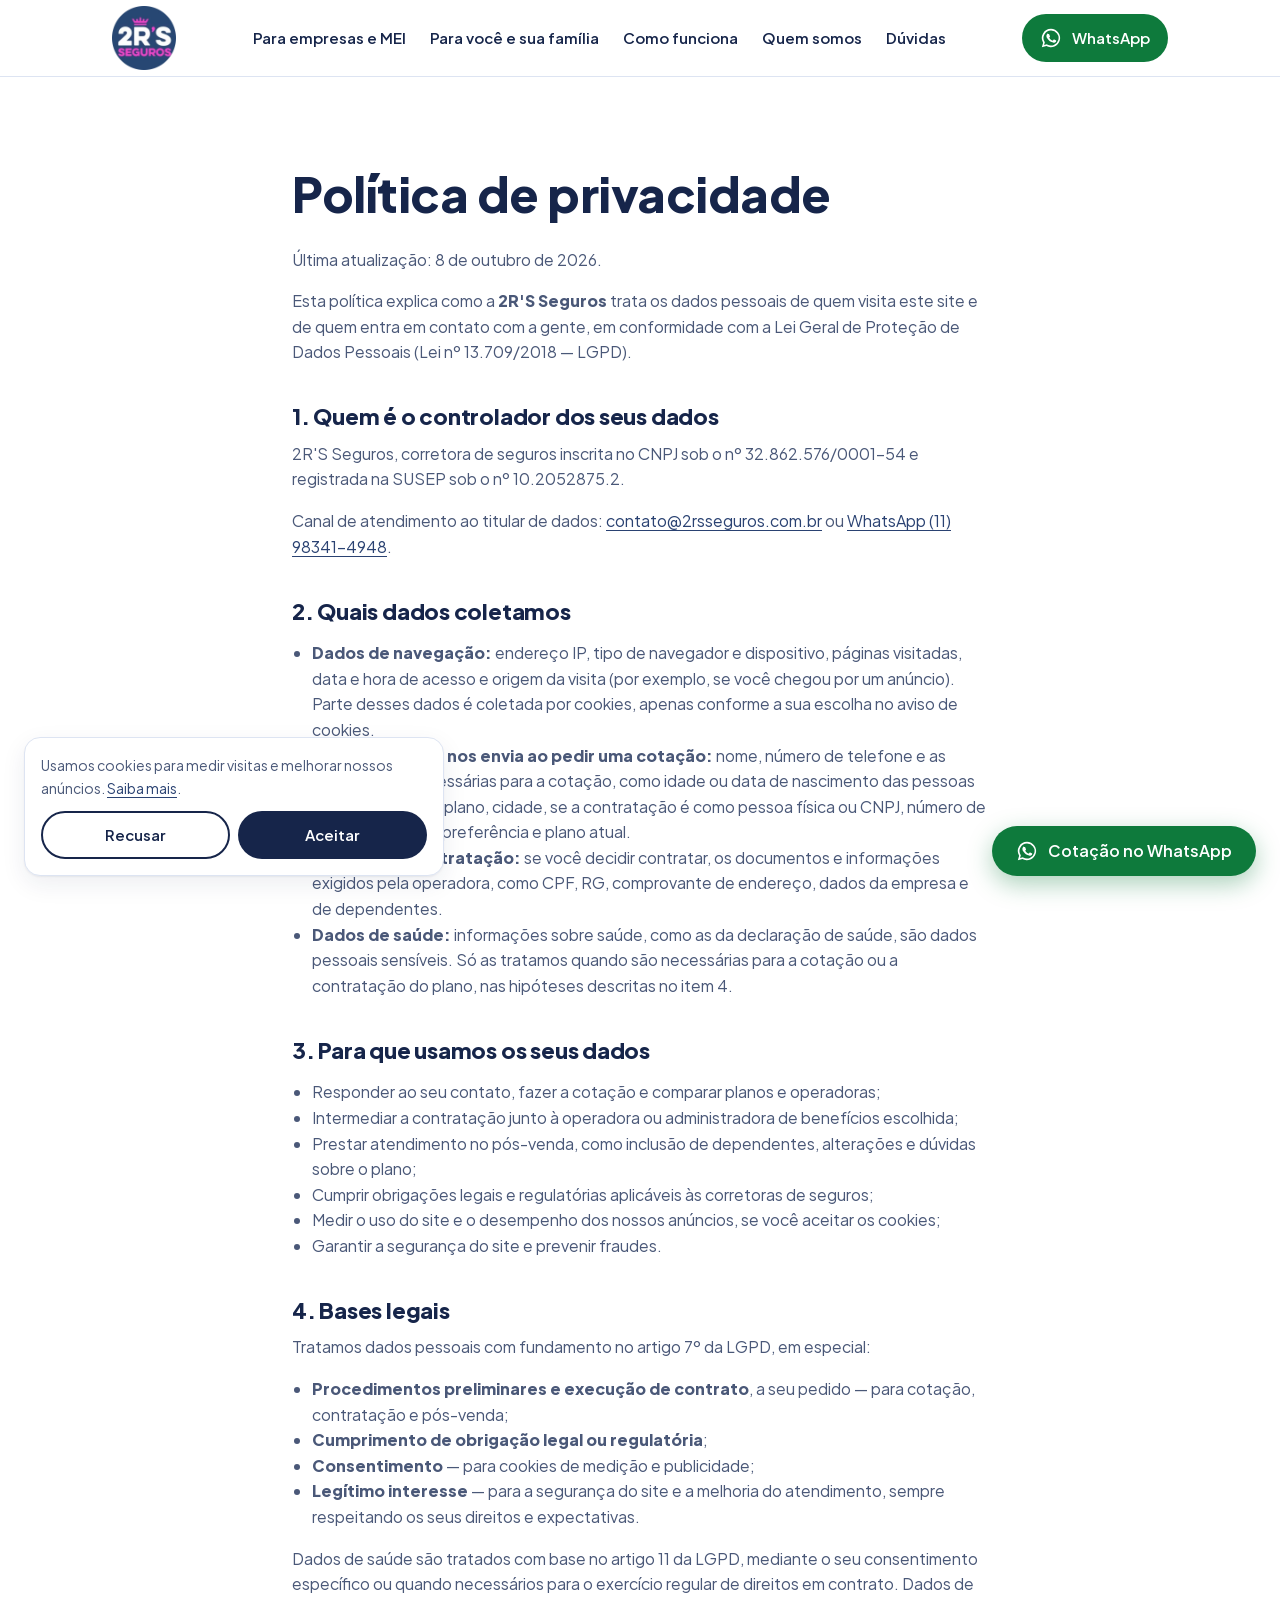
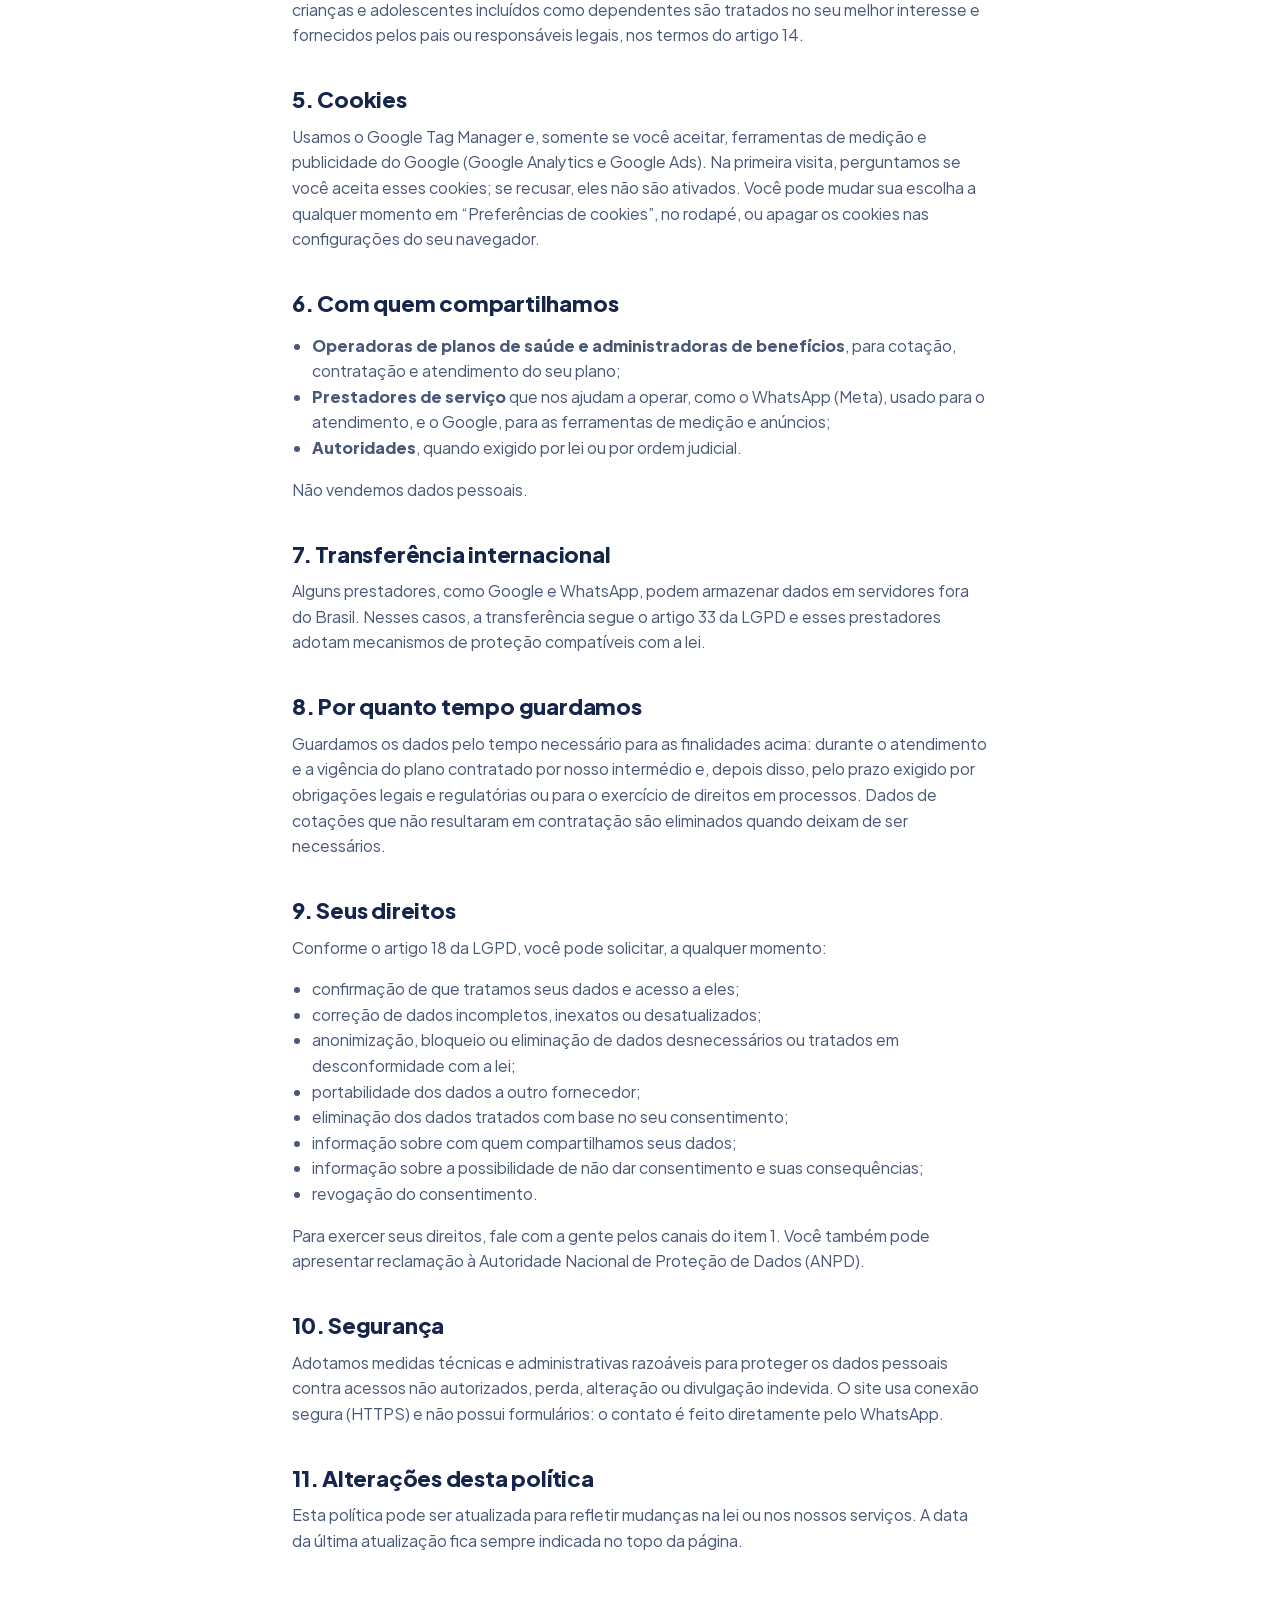
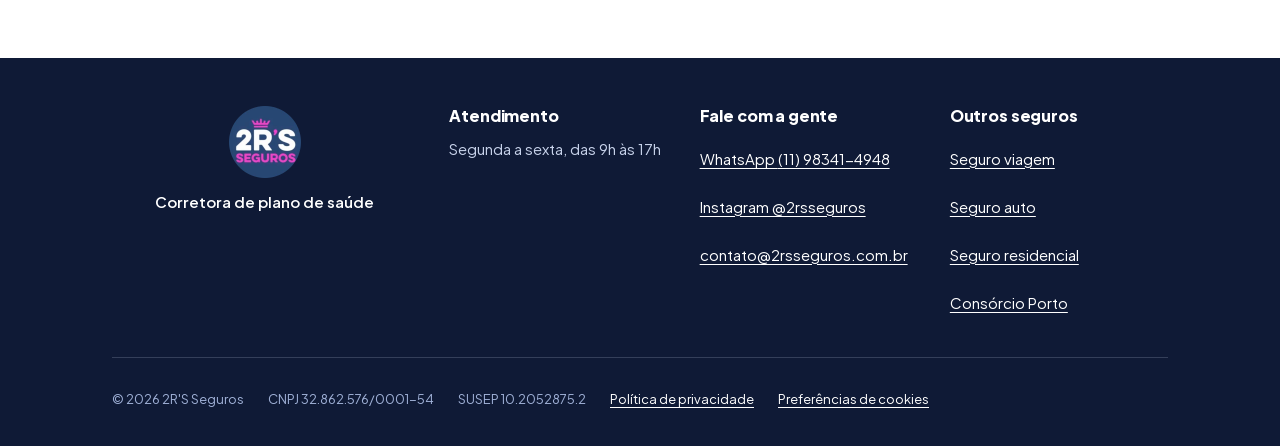
<file: politica-de-privacidade/index.html>
<!doctype html>
<html lang="pt-BR">
<head>
<meta charset="utf-8">
<meta name="viewport" content="width=device-width, initial-scale=1">
<title>Política de Privacidade | 2R'S Seguros</title>
<meta name="description" content="Como a 2R'S Seguros trata os dados pessoais de visitantes e clientes, de acordo com a LGPD.">
<meta http-equiv="Content-Security-Policy" content="default-src 'self'; script-src 'self' 'unsafe-inline' https://www.googletagmanager.com https://www.googleadservices.com https://googleads.g.doubleclick.net https://www.google.com; style-src 'self' 'unsafe-inline'; font-src 'self'; img-src 'self' data: https://www.googletagmanager.com https://*.google-analytics.com https://googleads.g.doubleclick.net https://www.google.com https://www.google.com.br; connect-src 'self' https://*.google-analytics.com https://*.analytics.google.com https://*.googletagmanager.com https://www.google.com https://googleads.g.doubleclick.net https://www.googleadservices.com; frame-src https://www.googletagmanager.com https://td.doubleclick.net; base-uri 'self'; object-src 'none'; form-action 'none'">
<meta name="referrer" content="strict-origin-when-cross-origin">
<meta name="theme-color" content="#16254a">
<link rel="canonical" href="https://2rsseguros.com.br/politica-de-privacidade/">
<meta property="og:type" content="website">
<meta property="og:locale" content="pt_BR">
<meta property="og:site_name" content="2R'S Seguros">
<meta property="og:title" content="Política de Privacidade | 2R'S Seguros">
<meta property="og:description" content="Como a 2R'S Seguros trata os dados pessoais de visitantes e clientes, de acordo com a LGPD.">
<meta property="og:url" content="https://2rsseguros.com.br/politica-de-privacidade/">
<meta property="og:image" content="https://2rsseguros.com.br/assets/img/logo-circulo.png">
<meta property="og:image:width" content="512">
<meta property="og:image:height" content="512">
<meta property="og:image:alt" content="Logo da 2R'S Seguros">
<meta name="twitter:card" content="summary">
<link rel="icon" href="/favicon.png" type="image/png">
<link rel="apple-touch-icon" href="/favicon.png">
<link rel="preload" href="/assets/fonts/plus-jakarta-sans-800.woff2" as="font" type="font/woff2" crossorigin>
<link rel="preload" href="/assets/fonts/plus-jakarta-sans-400.woff2" as="font" type="font/woff2" crossorigin>
<link rel="stylesheet" href="/assets/css/site.css?v=10">
<!-- Consent Mode v2: padrão "denied" até o visitante aceitar (banner em site.js). Precisa vir ANTES do GTM. -->
<script>
window.dataLayer=window.dataLayer||[];function gtag(){dataLayer.push(arguments);}
(function(){var c=null;try{c=localStorage.getItem('2rs-consent');}catch(e){}
var v=c==='granted'?'granted':'denied';
gtag('consent','default',{ad_storage:v,ad_user_data:v,ad_personalization:v,analytics_storage:v,wait_for_update:500});
gtag('set','ads_data_redaction',true);gtag('set','url_passthrough',true);})();
</script>
<!-- Google Tag Manager -->
<script>(function(w,d,s,l,i){w[l]=w[l]||[];w[l].push({'gtm.start':
new Date().getTime(),event:'gtm.js'});var f=d.getElementsByTagName(s)[0],
j=d.createElement(s),dl=l!='dataLayer'?'&l='+l:'';j.async=true;j.src=
'https://www.googletagmanager.com/gtm.js?id='+i+dl;f.parentNode.insertBefore(j,f);
})(window,document,'script','dataLayer','GTM-T7275CWD');</script>
<!-- End Google Tag Manager -->
<script type="application/ld+json">
{
  "@context": "https://schema.org",
  "@type": "InsuranceAgency",
  "name": "2R'S Seguros",
  "url": "https://2rsseguros.com.br/",
  "logo": "https://2rsseguros.com.br/assets/img/logo-circulo.png",
  "image": "https://2rsseguros.com.br/assets/img/logo-circulo.png",
  "telephone": "+55-11-98341-4948",
  "taxID": "32.862.576/0001-54",
  "sameAs": [
    "https://www.instagram.com/2rsseguros"
  ],
  "openingHoursSpecification": [
    {
      "@type": "OpeningHoursSpecification",
      "dayOfWeek": [
        "Monday",
        "Tuesday",
        "Wednesday",
        "Thursday",
        "Friday"
      ],
      "opens": "09:00",
      "closes": "17:00"
    }
  ]
}
</script>
<script src="/assets/js/config.js?v=10" defer></script>
<script src="/assets/js/site.js?v=10" defer></script>
</head>
<body>
<!-- Google Tag Manager (noscript) -->
<noscript><iframe src="https://www.googletagmanager.com/ns.html?id=GTM-T7275CWD" height="0" width="0" style="display:none;visibility:hidden"></iframe></noscript>
<!-- End Google Tag Manager (noscript) -->
<a class="skip-link" href="#conteudo">Pular para o conteúdo</a>
<header class="site-header">
  <div class="container">
    <a class="logo" href="/" aria-label="2R'S Seguros — página inicial"><img src="/assets/img/logo-circulo-144.webp" width="64" height="64" alt="" fetchpriority="high"></a>
    <nav class="main-nav" aria-label="Principal"><ul><li><a href="/plano-de-saude-empresarial/">Para empresas e MEI</a></li><li><a href="/plano-de-saude-individual-familiar/">Para você e sua família</a></li><li><a href="/#como-funciona">Como funciona</a></li><li><a href="/#quem-somos">Quem somos</a></li><li><a href="/#duvidas">Dúvidas</a></li></ul></nav>
    <a class="btn btn-wa btn-sm js-whatsapp" href="https://wa.me/5511983414948?text=Ol%C3%A1!%20Vim%20pelo%20site%20da%202RS%20e%20quero%20uma%20cota%C3%A7%C3%A3o%20de%20plano%20de%20sa%C3%BAde." target="_blank" rel="noopener" data-wa-location="cabecalho" data-wa-page="privacidade" data-wa-product="saude-geral" aria-label="Falar no WhatsApp"><svg viewBox="0 0 24 24" aria-hidden="true" focusable="false"><path fill="currentColor" d="M12 2a10 10 0 0 0-8.6 15.1L2 22l5-1.3A10 10 0 1 0 12 2zm0 1.8a8.2 8.2 0 1 1-4.2 15.2l-.3-.2-3 .8.8-2.9-.2-.3A8.2 8.2 0 0 1 12 3.8z"/><path fill="currentColor" d="M8.6 7.2c-.2 0-.5 0-.7.3-.3.3-.9.9-.9 2.2s.9 2.6 1.1 2.8c.1.2 1.8 2.9 4.5 3.9 2.2.9 2.7.7 3.2.7.5-.1 1.5-.6 1.7-1.2.2-.6.2-1.1.2-1.2-.1-.1-.2-.2-.5-.3l-1.7-.8c-.2-.1-.4-.1-.6.1l-.8 1c-.1.2-.3.2-.5.1-.3-.1-1.1-.4-2-1.3-.8-.7-1.3-1.5-1.4-1.8-.2-.3 0-.4.1-.5l.4-.4.2-.4v-.4l-.8-1.9c-.2-.5-.4-.4-.5-.4h-.6z"/></svg><span>WhatsApp</span></a>
  </div>
</header>
<main id="conteudo">
  <section class="section">
    <div class="container prose">
      <h1>Política de privacidade</h1>
      <p>Última atualização: 8 de outubro de 2026.</p>

      <p>Esta política explica como a <strong>2R'S Seguros</strong> trata os dados pessoais de quem visita este site e de quem entra em contato com a gente, em conformidade com a Lei Geral de Proteção de Dados Pessoais (Lei nº 13.709/2018 — LGPD).</p>

      <h2>1. Quem é o controlador dos seus dados</h2>
      <p>2R'S Seguros, corretora de seguros inscrita no CNPJ sob o nº 32.862.576/0001-54 e registrada na SUSEP sob o nº 10.2052875.2.</p>
      <p>Canal de atendimento ao titular de dados: <a class="js-email" data-u="contato" data-d="2rsseguros.com.br" href="#">contato (arroba) 2rsseguros.com.br</a> ou <a class=" js-whatsapp" href="https://wa.me/5511983414948?text=Ol%C3%A1!%20Vim%20pelo%20site%20da%202RS%20e%20quero%20uma%20cota%C3%A7%C3%A3o%20de%20plano%20de%20sa%C3%BAde." target="_blank" rel="noopener" data-wa-location="politica" data-wa-page="privacidade" data-wa-product="saude-geral"><span>WhatsApp <span class="js-wa-number">(11) 98341-4948</span></span></a>.</p>

      <h2>2. Quais dados coletamos</h2>
      <ul>
        <li><strong>Dados de navegação:</strong> endereço IP, tipo de navegador e dispositivo, páginas visitadas, data e hora de acesso e origem da visita (por exemplo, se você chegou por um anúncio). Parte desses dados é coletada por cookies, apenas conforme a sua escolha no aviso de cookies.</li>
        <li><strong>Dados que você nos envia ao pedir uma cotação:</strong> nome, número de telefone e as informações necessárias para a cotação, como idade ou data de nascimento das pessoas que vão entrar no plano, cidade, se a contratação é como pessoa física ou CNPJ, número de vidas, hospital de preferência e plano atual.</li>
        <li><strong>Dados para contratação:</strong> se você decidir contratar, os documentos e informações exigidos pela operadora, como CPF, RG, comprovante de endereço, dados da empresa e de dependentes.</li>
        <li><strong>Dados de saúde:</strong> informações sobre saúde, como as da declaração de saúde, são dados pessoais sensíveis. Só as tratamos quando são necessárias para a cotação ou a contratação do plano, nas hipóteses descritas no item 4.</li>
      </ul>

      <h2>3. Para que usamos os seus dados</h2>
      <ul>
        <li>Responder ao seu contato, fazer a cotação e comparar planos e operadoras;</li>
        <li>Intermediar a contratação junto à operadora ou administradora de benefícios escolhida;</li>
        <li>Prestar atendimento no pós-venda, como inclusão de dependentes, alterações e dúvidas sobre o plano;</li>
        <li>Cumprir obrigações legais e regulatórias aplicáveis às corretoras de seguros;</li>
        <li>Medir o uso do site e o desempenho dos nossos anúncios, se você aceitar os cookies;</li>
        <li>Garantir a segurança do site e prevenir fraudes.</li>
      </ul>

      <h2>4. Bases legais</h2>
      <p>Tratamos dados pessoais com fundamento no artigo 7º da LGPD, em especial:</p>
      <ul>
        <li><strong>Procedimentos preliminares e execução de contrato</strong>, a seu pedido — para cotação, contratação e pós-venda;</li>
        <li><strong>Cumprimento de obrigação legal ou regulatória</strong>;</li>
        <li><strong>Consentimento</strong> — para cookies de medição e publicidade;</li>
        <li><strong>Legítimo interesse</strong> — para a segurança do site e a melhoria do atendimento, sempre respeitando os seus direitos e expectativas.</li>
      </ul>
      <p>Dados de saúde são tratados com base no artigo 11 da LGPD, mediante o seu consentimento específico ou quando necessários para o exercício regular de direitos em contrato. Dados de crianças e adolescentes incluídos como dependentes são tratados no seu melhor interesse e fornecidos pelos pais ou responsáveis legais, nos termos do artigo 14.</p>

      <h2>5. Cookies</h2>
      <p>Usamos o Google Tag Manager e, somente se você aceitar, ferramentas de medição e publicidade do Google (Google Analytics e Google Ads). Na primeira visita, perguntamos se você aceita esses cookies; se recusar, eles não são ativados. Você pode mudar sua escolha a qualquer momento em “Preferências de cookies”, no rodapé, ou apagar os cookies nas configurações do seu navegador.</p>

      <h2>6. Com quem compartilhamos</h2>
      <ul>
        <li><strong>Operadoras de planos de saúde e administradoras de benefícios</strong>, para cotação, contratação e atendimento do seu plano;</li>
        <li><strong>Prestadores de serviço</strong> que nos ajudam a operar, como o WhatsApp (Meta), usado para o atendimento, e o Google, para as ferramentas de medição e anúncios;</li>
        <li><strong>Autoridades</strong>, quando exigido por lei ou por ordem judicial.</li>
      </ul>
      <p>Não vendemos dados pessoais.</p>

      <h2>7. Transferência internacional</h2>
      <p>Alguns prestadores, como Google e WhatsApp, podem armazenar dados em servidores fora do Brasil. Nesses casos, a transferência segue o artigo 33 da LGPD e esses prestadores adotam mecanismos de proteção compatíveis com a lei.</p>

      <h2>8. Por quanto tempo guardamos</h2>
      <p>Guardamos os dados pelo tempo necessário para as finalidades acima: durante o atendimento e a vigência do plano contratado por nosso intermédio e, depois disso, pelo prazo exigido por obrigações legais e regulatórias ou para o exercício de direitos em processos. Dados de cotações que não resultaram em contratação são eliminados quando deixam de ser necessários.</p>

      <h2>9. Seus direitos</h2>
      <p>Conforme o artigo 18 da LGPD, você pode solicitar, a qualquer momento:</p>
      <ul>
        <li>confirmação de que tratamos seus dados e acesso a eles;</li>
        <li>correção de dados incompletos, inexatos ou desatualizados;</li>
        <li>anonimização, bloqueio ou eliminação de dados desnecessários ou tratados em desconformidade com a lei;</li>
        <li>portabilidade dos dados a outro fornecedor;</li>
        <li>eliminação dos dados tratados com base no seu consentimento;</li>
        <li>informação sobre com quem compartilhamos seus dados;</li>
        <li>informação sobre a possibilidade de não dar consentimento e suas consequências;</li>
        <li>revogação do consentimento.</li>
      </ul>
      <p>Para exercer seus direitos, fale com a gente pelos canais do item 1. Você também pode apresentar reclamação à Autoridade Nacional de Proteção de Dados (ANPD).</p>

      <h2>10. Segurança</h2>
      <p>Adotamos medidas técnicas e administrativas razoáveis para proteger os dados pessoais contra acessos não autorizados, perda, alteração ou divulgação indevida. O site usa conexão segura (HTTPS) e não possui formulários: o contato é feito diretamente pelo WhatsApp.</p>

      <h2>11. Alterações desta política</h2>
      <p>Esta política pode ser atualizada para refletir mudanças na lei ou nos nossos serviços. A data da última atualização fica sempre indicada no topo da página.</p>
    </div>
  </section>
</main>
<footer class="site-footer">
  <div class="container">
    <div class="footer-grid">
      <div class="footer-brand">
        <img src="/assets/img/logo-circulo-144.webp" width="72" height="72" alt="2R'S Seguros" loading="lazy">
        <p>Corretora de plano de saúde</p>
      </div>
      <div>
        <h2>Atendimento</h2>
        <p>Segunda a sexta, das 9h às 17h</p>
      </div>
      <div>
        <h2>Fale com a gente</h2>
        <ul>
          <li><a class=" js-whatsapp" href="https://wa.me/5511983414948?text=Ol%C3%A1!%20Vim%20pelo%20site%20da%202RS%20e%20quero%20uma%20cota%C3%A7%C3%A3o%20de%20plano%20de%20sa%C3%BAde." target="_blank" rel="noopener" data-wa-location="rodape" data-wa-page="privacidade" data-wa-product="saude-geral"><span>WhatsApp <span class="js-wa-number">(11) 98341-4948</span></span></a></li>
          <li><a href="https://www.instagram.com/2rsseguros" target="_blank" rel="noopener">Instagram @2rsseguros</a></li>
          <li><a class="js-email" data-u="contato" data-d="2rsseguros.com.br" href="#">contato (arroba) 2rsseguros.com.br</a></li>
        </ul>
      </div>
      <div>
        <h2>Outros seguros</h2>
        <ul><li><a class=" js-whatsapp" href="https://wa.me/5511983414948?text=Ol%C3%A1!%20Vim%20pelo%20site%20e%20quero%20informa%C3%A7%C3%B5es%20sobre%20seguro%20viagem" target="_blank" rel="noopener" data-wa-location="rodape" data-wa-page="privacidade" data-wa-product="viagem"><span>Seguro viagem</span></a></li><li><a class=" js-whatsapp" href="https://wa.me/5511983414948?text=Ol%C3%A1!%20Vim%20pelo%20site%20e%20quero%20informa%C3%A7%C3%B5es%20sobre%20seguro%20auto" target="_blank" rel="noopener" data-wa-location="rodape" data-wa-page="privacidade" data-wa-product="auto"><span>Seguro auto</span></a></li><li><a class=" js-whatsapp" href="https://wa.me/5511983414948?text=Ol%C3%A1!%20Vim%20pelo%20site%20e%20quero%20informa%C3%A7%C3%B5es%20sobre%20seguro%20residencial" target="_blank" rel="noopener" data-wa-location="rodape" data-wa-page="privacidade" data-wa-product="residencial"><span>Seguro residencial</span></a></li><li><a class=" js-whatsapp" href="https://wa.me/5511983414948?text=Ol%C3%A1!%20Vim%20pelo%20site%20e%20quero%20informa%C3%A7%C3%B5es%20sobre%20cons%C3%B3rcio%20Porto" target="_blank" rel="noopener" data-wa-location="rodape" data-wa-page="privacidade" data-wa-product="consorcio"><span>Consórcio Porto</span></a></li></ul>
      </div>
    </div>
    <div class="footer-legal">
      <span>© 2026 2R'S Seguros</span>
      <span>CNPJ 32.862.576/0001-54</span>
      <span>SUSEP 10.2052875.2</span>
      <a href="/politica-de-privacidade/">Política de privacidade</a>
      <button type="button" class="linklike js-cookie-prefs">Preferências de cookies</button>
    </div>
  </div>
</footer>
<a class="btn btn-wa wa-float js-whatsapp" href="https://wa.me/5511983414948?text=Ol%C3%A1!%20Vim%20pelo%20site%20da%202RS%20e%20quero%20uma%20cota%C3%A7%C3%A3o%20de%20plano%20de%20sa%C3%BAde." target="_blank" rel="noopener" data-wa-location="flutuante" data-wa-page="privacidade" data-wa-product="saude-geral"><svg viewBox="0 0 24 24" aria-hidden="true" focusable="false"><path fill="currentColor" d="M12 2a10 10 0 0 0-8.6 15.1L2 22l5-1.3A10 10 0 1 0 12 2zm0 1.8a8.2 8.2 0 1 1-4.2 15.2l-.3-.2-3 .8.8-2.9-.2-.3A8.2 8.2 0 0 1 12 3.8z"/><path fill="currentColor" d="M8.6 7.2c-.2 0-.5 0-.7.3-.3.3-.9.9-.9 2.2s.9 2.6 1.1 2.8c.1.2 1.8 2.9 4.5 3.9 2.2.9 2.7.7 3.2.7.5-.1 1.5-.6 1.7-1.2.2-.6.2-1.1.2-1.2-.1-.1-.2-.2-.5-.3l-1.7-.8c-.2-.1-.4-.1-.6.1l-.8 1c-.1.2-.3.2-.5.1-.3-.1-1.1-.4-2-1.3-.8-.7-1.3-1.5-1.4-1.8-.2-.3 0-.4.1-.5l.4-.4.2-.4v-.4l-.8-1.9c-.2-.5-.4-.4-.5-.4h-.6z"/></svg><span>Cotação no WhatsApp</span></a>
<div class="wa-bar">
  <a class="btn btn-wa js-whatsapp" href="https://wa.me/5511983414948?text=Ol%C3%A1!%20Vim%20pelo%20site%20da%202RS%20e%20quero%20uma%20cota%C3%A7%C3%A3o%20de%20plano%20de%20sa%C3%BAde." target="_blank" rel="noopener" data-wa-location="barra-mobile" data-wa-page="privacidade" data-wa-product="saude-geral"><svg viewBox="0 0 24 24" aria-hidden="true" focusable="false"><path fill="currentColor" d="M12 2a10 10 0 0 0-8.6 15.1L2 22l5-1.3A10 10 0 1 0 12 2zm0 1.8a8.2 8.2 0 1 1-4.2 15.2l-.3-.2-3 .8.8-2.9-.2-.3A8.2 8.2 0 0 1 12 3.8z"/><path fill="currentColor" d="M8.6 7.2c-.2 0-.5 0-.7.3-.3.3-.9.9-.9 2.2s.9 2.6 1.1 2.8c.1.2 1.8 2.9 4.5 3.9 2.2.9 2.7.7 3.2.7.5-.1 1.5-.6 1.7-1.2.2-.6.2-1.1.2-1.2-.1-.1-.2-.2-.5-.3l-1.7-.8c-.2-.1-.4-.1-.6.1l-.8 1c-.1.2-.3.2-.5.1-.3-.1-1.1-.4-2-1.3-.8-.7-1.3-1.5-1.4-1.8-.2-.3 0-.4.1-.5l.4-.4.2-.4v-.4l-.8-1.9c-.2-.5-.4-.4-.5-.4h-.6z"/></svg><span>Cotar pelo WhatsApp</span></a>
  <p class="wa-status js-wa-status" aria-live="polite"><span class="dot" aria-hidden="true"></span><span class="js-wa-status-text">Seg. a sex., 9h às 17h</span></p>
</div>
<div class="cookie-banner" id="cookie-banner" role="region" aria-label="Aviso de cookies" hidden>
  <p>Usamos cookies para medir visitas e melhorar nossos anúncios. <a href="/politica-de-privacidade/">Saiba mais</a>.</p>
  <div class="cookie-actions">
    <button type="button" class="btn btn-ghost btn-sm js-consent-reject">Recusar</button>
    <button type="button" class="btn btn-navy btn-sm js-consent-accept">Aceitar</button>
  </div>
</div>
</body>
</html>
</file>
<file: assets/css/site.css>
/* 2R's Seguros — estilos do site. Mobile-first; breakpoints em 768px e 1024px. */

@font-face {
  font-family: 'Plus Jakarta Sans';
  font-style: normal;
  font-weight: 400;
  font-display: swap;
  src: url(/assets/fonts/plus-jakarta-sans-400.woff2) format('woff2');
}
@font-face {
  font-family: 'Plus Jakarta Sans';
  font-style: normal;
  font-weight: 600;
  font-display: swap;
  src: url(/assets/fonts/plus-jakarta-sans-600.woff2) format('woff2');
}
@font-face {
  font-family: 'Plus Jakarta Sans';
  font-style: normal;
  font-weight: 800;
  font-display: swap;
  src: url(/assets/fonts/plus-jakarta-sans-800.woff2) format('woff2');
}

:root {
  /* Cores derivadas do logo (azul #2a4272, magenta #f83bcb) */
  --navy-900: #16254a;
  --navy-700: #2a4272;
  --navy-100: #dde4f2;
  --navy-50: #f4f6fb;
  --magenta: #f23bc4;          /* só decorativo: contraste baixo para texto */
  --magenta-text: #b3127f;     /* 6,3:1 sobre branco */
  --ink: #16254a;
  --ink-soft: #4a5878;         /* 7,1:1 sobre branco */
  --line: #dde4f2;
  --bg: #ffffff;
  --bg-alt: #f4f6fb;

  /* Verde reservado aos botões de WhatsApp. Branco sobre ele = 5,4:1 (AA) */
  --wa: #0e7a3c;
  --wa-hover: #0b6b35;
  --wa-tint: #e6f4ec;


  --radius: 16px;
  --radius-sm: 10px;
  --shadow: 0 1px 2px rgba(22, 37, 74, .06), 0 8px 24px rgba(22, 37, 74, .08);
  --gutter: 16px;
  --max: 1120px;
  --bar-h: 92px;               /* altura da barra fixa de WhatsApp no mobile */
}

*, *::before, *::after { box-sizing: border-box; }

html { -webkit-text-size-adjust: 100%; scroll-behavior: smooth; }
@media (prefers-reduced-motion: reduce) { html { scroll-behavior: auto; } }

body {
  margin: 0;
  font-family: 'Plus Jakarta Sans', system-ui, -apple-system, 'Segoe UI', Roboto, sans-serif;
  font-size: 1rem;
  line-height: 1.6;
  color: var(--ink);
  background: var(--bg);
  padding-bottom: var(--bar-h);
}

img, svg { max-width: 100%; height: auto; display: block; }
h1, h2, h3 { line-height: 1.2; margin: 0 0 .5em; letter-spacing: -.01em; }
h1 { font-size: clamp(1.75rem, 6vw, 3rem); font-weight: 800; }
h2 { font-size: clamp(1.5rem, 4.5vw, 2.25rem); font-weight: 800; }
h3 { font-size: 1.125rem; font-weight: 600; }
p { margin: 0 0 1em; }
a { color: var(--navy-700); text-underline-offset: 3px; }
a:hover { color: var(--magenta-text); }
:focus-visible { outline: 3px solid var(--magenta-text); outline-offset: 3px; border-radius: 4px; }

.container { width: 100%; max-width: var(--max); margin: 0 auto; padding: 0 var(--gutter); }
.visually-hidden {
  position: absolute !important; width: 1px; height: 1px; overflow: hidden;
  clip: rect(0 0 0 0); white-space: nowrap;
}
.skip-link {
  position: absolute; left: 8px; top: -60px; z-index: 100;
  background: var(--navy-900); color: #fff; padding: 12px 16px; border-radius: var(--radius-sm);
}
.skip-link:focus { top: 8px; color: #fff; }

/* ---------- Cabeçalho ---------- */

.site-header { background: #fff; border-bottom: 1px solid var(--line); }
.site-header .container { display: flex; align-items: center; justify-content: space-between; gap: 16px; min-height: 76px; }
.logo { display: block; flex: none; }
.logo img { width: 64px; height: 64px; }
.main-nav { display: none; }
.main-nav ul { list-style: none; margin: 0; padding: 0; display: flex; gap: 24px; }
.main-nav a { color: var(--ink); text-decoration: none; font-weight: 600; font-size: .9375rem; }
.main-nav a:hover { color: var(--magenta-text); }

/* ---------- Botões ---------- */

.btn {
  display: inline-flex; align-items: center; justify-content: center; gap: 10px;
  min-height: 48px; padding: 12px 22px; border-radius: 999px;
  font: inherit; font-weight: 600; text-decoration: none; line-height: 1.2;
  border: 2px solid transparent; cursor: pointer; transition: background-color .15s, color .15s;
}
.btn svg { width: 22px; height: 22px; flex: none; }
.btn-wa { background: var(--wa); color: #fff; }
.btn-wa:hover { background: var(--wa-hover); color: #fff; }
.btn-wa-outline { background: #fff; color: var(--wa); border-color: var(--wa); }
.btn-wa-outline:hover { background: var(--wa-tint); color: var(--wa-hover); }
.btn-lg { min-height: 56px; padding: 14px 28px; font-size: 1.0625rem; width: 100%; }
.btn-sm { min-height: 48px; padding: 10px 16px; font-size: .9375rem; }
.btn-navy { background: var(--navy-900); color: #fff; }
.btn-navy:hover { background: var(--navy-700); color: #fff; }
.btn-ghost { background: transparent; color: var(--navy-900); border-color: var(--navy-900); }
.btn-ghost:hover { background: var(--navy-50); color: var(--navy-900); }

.wa-status {
  display: flex; align-items: flex-start; gap: 8px; margin: 10px 0 0;
  font-size: .875rem; line-height: 1.4; color: var(--ink-soft);
}
.wa-status .dot { width: 10px; height: 10px; margin-top: .3em; border-radius: 50%; background: #9aa5bd; flex: none; }
.wa-status[data-open="true"] .dot { background: var(--wa); box-shadow: 0 0 0 4px var(--wa-tint); }

/* ---------- Hero ---------- */

.hero { background: linear-gradient(180deg, var(--navy-50) 0%, #fff 100%); padding: 32px 0 40px; overflow: hidden; }
.hero-grid { display: grid; gap: 32px; align-items: center; }
.eyebrow {
  display: inline-block; font-size: .8125rem; font-weight: 600; letter-spacing: .04em; text-transform: uppercase;
  color: var(--magenta-text); margin-bottom: 12px;
}
.hero h1 { color: var(--navy-900); }
.hero .lead { font-size: 1.0625rem; color: var(--ink-soft); max-width: 36em; }
.hero-cta { margin-top: 24px; max-width: 420px; }
.trust {
  list-style: none; padding: 0; margin: 20px 0 0; display: flex; flex-wrap: wrap; gap: 8px 16px;
  font-size: .875rem; font-weight: 600; color: var(--navy-700);
}
.trust li { display: flex; align-items: center; gap: 6px; }
.trust li::before {
  content: ""; width: 16px; height: 16px; flex: none; border-radius: 50%;
  background: var(--navy-700) url("data:image/svg+xml,%3Csvg xmlns='http://www.w3.org/2000/svg' viewBox='0 0 16 16'%3E%3Cpath d='M4 8.2l2.6 2.6L12 5.4' fill='none' stroke='%23fff' stroke-width='2' stroke-linecap='round' stroke-linejoin='round'/%3E%3C/svg%3E") center/12px no-repeat;
}

/* Composição gráfica do hero (decorativa) */
.hero-art { display: none; position: relative; }
.art-card {
  background: #fff; border-radius: var(--radius); box-shadow: var(--shadow); padding: 20px;
  border: 1px solid var(--line);
}
.art-chat { max-width: 300px; margin-left: auto; }
.art-chat .bubble {
  background: var(--wa-tint); border-radius: 14px 14px 4px 14px; padding: 10px 14px;
  font-size: .875rem; color: var(--ink); margin-left: 24px;
}
.art-chat .bubble.in { background: var(--navy-50); border-radius: 14px 14px 14px 4px; margin: 10px 24px 0 0; }
.art-compare { margin-top: -12px; margin-right: 48px; position: relative; }
.art-compare h3 { font-size: .875rem; color: var(--ink-soft); margin-bottom: 12px; }
.art-row { display: grid; grid-template-columns: 72px 1fr; gap: 10px; align-items: center; margin-top: 10px; font-size: .8125rem; font-weight: 600; }
.art-bars { display: grid; gap: 4px; }
.art-bars span { display: block; height: 8px; border-radius: 99px; background: var(--navy-100); }
.art-bars span::after { content: ""; display: block; height: 100%; border-radius: inherit; background: var(--navy-700); width: var(--w); }
.art-bars span.m::after { background: var(--magenta); }
.art-row.best { background: var(--navy-50); border-radius: 8px; padding: 6px; margin-left: -6px; margin-right: -6px; }
.art-legend { display: flex; gap: 16px; margin-top: 14px; font-size: .75rem; color: var(--ink-soft); }
.art-legend i { display: inline-block; width: 10px; height: 10px; border-radius: 50%; background: var(--navy-700); margin-right: 6px; vertical-align: -1px; }
.art-legend i.m { background: var(--magenta); }
.art-blob { position: absolute; z-index: -1; border-radius: 50%; filter: blur(2px); }
.art-blob.a { width: 260px; height: 260px; background: #e9defa; top: -40px; right: -60px; opacity: .6; }
.art-blob.b { width: 180px; height: 180px; background: #fbd9f0; bottom: -40px; left: 0; opacity: .7; }

/* Imagem do hero das landings (família / empresa) */
.hero-illus .illus-img { width: 100%; max-width: 520px; height: auto; margin-left: auto; }
.illus-card { position: absolute; left: -24px; bottom: 0; max-width: 280px; padding: 16px 18px; }
.illus-title { margin: 0 0 10px; font-size: .875rem; font-weight: 800; color: var(--navy-900); }
.illus-chips { list-style: none; padding: 0; margin: 0; display: flex; flex-wrap: wrap; gap: 6px; }
.illus-chips li { font-size: .8125rem; font-weight: 600; color: var(--navy-700); background: var(--navy-50); border-radius: 999px; padding: 4px 10px; }

/* ---------- Seções ---------- */

.section { padding: 56px 0; }
.section.alt { background: var(--bg-alt); }
.section-head { max-width: 680px; margin-bottom: 32px; }
.section-head p { color: var(--ink-soft); font-size: 1.0625rem; }
.section-cta { margin-top: 32px; display: flex; flex-direction: column; align-items: flex-start; }

.cards { display: grid; gap: 16px; }
.card {
  background: #fff; border: 1px solid var(--line); border-radius: var(--radius); padding: 24px;
}
.card h3 { color: var(--navy-900); }
.card p:last-child { margin-bottom: 0; }
.card p { color: var(--ink-soft); }
.card .icon {
  width: 48px; height: 48px; border-radius: 12px; background: var(--navy-50); color: var(--navy-700);
  display: grid; place-items: center; margin-bottom: 16px;
}
.card .icon svg { width: 26px; height: 26px; }

/* Cards que levam às landings (home) */
.path-card {
  display: block; text-decoration: none; color: inherit; position: relative;
  background: var(--navy-900); color: #fff; border-radius: var(--radius); padding: 28px 24px;
  transition: transform .15s;
}
.path-card:hover { color: #fff; transform: translateY(-2px); }
.path-card h3 { color: #fff; font-size: 1.375rem; }
.path-card p { color: #c7d2ea; }
.path-card .go { display: inline-flex; align-items: center; gap: 8px; font-weight: 600; margin-top: 8px; }
.path-card .go::after { content: "→"; transition: transform .15s; }
.path-card:hover .go::after { transform: translateX(4px); }
.path-card.light { background: #fff; color: var(--ink); border: 1px solid var(--line); }
.path-card.light h3 { color: var(--navy-900); }
.path-card.light p { color: var(--ink-soft); }
.path-card.light .go { color: var(--navy-700); }

/* Passos */
.steps { list-style: none; padding: 0; margin: 0; display: grid; gap: 16px; counter-reset: step; }
.steps > li {
  counter-increment: step; background: #fff; border: 1px solid var(--line); border-radius: var(--radius);
  padding: 24px 24px 24px 76px; position: relative;
}
.steps > li::before {
  content: counter(step); position: absolute; left: 24px; top: 22px;
  width: 36px; height: 36px; border-radius: 50%; background: var(--navy-900); color: #fff;
  display: grid; place-items: center; font-weight: 800;
}
.steps h3 { margin-bottom: .25em; }
.steps p { color: var(--ink-soft); margin: 0; }
.steps ul { margin: 8px 0 0; padding-left: 18px; color: var(--ink-soft); }
.steps ul li { margin-top: 2px; }

/* Operadoras */
.ops-group + .ops-group { margin-top: 32px; }
.ops-group h3 { font-size: 1rem; color: var(--ink-soft); font-weight: 600; }
.ops { list-style: none; padding: 0; margin: 0; display: grid; grid-template-columns: repeat(2, minmax(0, 1fr)); gap: 10px; }
.op {
  display: flex; align-items: center; justify-content: center; background: #fff; border: 1px solid var(--line);
  border-radius: var(--radius-sm); padding: 12px 16px; height: 76px;
}
.op img { width: auto; height: auto; max-width: 100%; max-height: 40px; object-fit: contain; }
.ops-note { margin-top: 16px; font-size: .875rem; color: var(--ink-soft); }

/* Avaliações do Google */
.review {
  margin: 0; background: #fff; border: 1px solid var(--line); border-radius: var(--radius); padding: 24px;
  display: flex; flex-direction: column; gap: 14px;
}
.review .stars { display: flex; gap: 2px; color: #e8a400; }
.review .stars svg { width: 20px; height: 20px; }
.review blockquote { margin: 0; flex: 1; }
.review blockquote p { margin: 0; color: var(--ink); }
.review-tags { list-style: none; padding: 0; margin: 0; display: flex; flex-wrap: wrap; gap: 6px; }
.review-tags li { font-size: .8125rem; font-weight: 600; color: var(--navy-700); background: var(--navy-50); border-radius: 999px; padding: 4px 10px; }
.review figcaption { display: flex; flex-direction: column; font-size: .875rem; color: var(--ink-soft); border-top: 1px solid var(--line); padding-top: 12px; }
.review figcaption strong { color: var(--ink); font-size: 1rem; }
.reviews-link { margin-top: 24px; }
.reviews-link a { font-weight: 600; }

/* Quem somos */
.about-grid { display: grid; gap: 8px 48px; }
.about-title h2 { color: var(--navy-900); margin-bottom: 0; }
.about-title h2 .brand { color: var(--magenta-text); }
.about-text { padding-top: 16px; }
.about-text p { color: var(--ink-soft); font-size: 1.0625rem; }
.about-closing { color: var(--navy-900) !important; }
.about-closing strong { color: var(--navy-900); }
.mvv { display: grid; gap: 16px; margin-top: 40px; }
.mvv .card p, .mvv .values { color: var(--ink-soft); }
.values { list-style: none; padding: 0; margin: 0; display: grid; gap: 6px; }
.values strong { color: var(--navy-900); }

/* FAQ */
.faq { display: grid; gap: 12px; max-width: 820px; }
.faq details { background: #fff; border: 1px solid var(--line); border-radius: var(--radius-sm); }
.faq summary {
  cursor: pointer; list-style: none; padding: 16px 52px 16px 20px; font-weight: 600; position: relative; min-height: 48px;
}
.faq summary::-webkit-details-marker { display: none; }
.faq summary::after {
  content: ""; position: absolute; right: 20px; top: 50%; width: 12px; height: 12px; margin-top: -8px;
  border-right: 2.5px solid var(--navy-700); border-bottom: 2.5px solid var(--navy-700); transform: rotate(45deg);
  transition: transform .2s;
}
.faq details[open] summary::after { transform: rotate(-135deg); margin-top: -2px; }
.faq .answer { padding: 0 20px 16px; color: var(--ink-soft); }
.faq .answer p:last-child { margin-bottom: 0; }
.faq .answer ul { margin: 0 0 1em; padding-left: 20px; }

/* CTA final */
.final-cta { background: var(--navy-900); color: #fff; padding: 56px 0; text-align: center; }
.final-cta h2 { color: #fff; }
.final-cta p { color: #c7d2ea; max-width: 34em; margin-left: auto; margin-right: auto; }
.final-cta .btn { width: 100%; max-width: 420px; }
.final-cta .wa-status { justify-content: center; color: #c7d2ea; max-width: 420px; margin: 12px auto 0; }
.final-cta .wa-status[data-open="true"] .dot { box-shadow: 0 0 0 4px rgba(255, 255, 255, .15); background: #5fd38d; }

/* ---------- Rodapé ---------- */

.site-footer { background: #0f1a36; color: #c7d2ea; padding: 48px 0 24px; font-size: .9375rem; }
.site-footer a { color: #fff; }
.site-footer a:hover { color: #fbd9f0; }
.footer-grid { display: grid; gap: 32px; }
.site-footer h2 { font-size: 1rem; color: #fff; margin-bottom: 12px; }
.site-footer ul { list-style: none; padding: 0; margin: 0; display: grid; gap: 4px; }
.site-footer li a, .site-footer .linklike { display: inline-flex; align-items: center; min-height: 44px; }
.footer-brand img { width: 72px; height: 72px; }
.footer-brand { text-align: center; }
.footer-brand img { margin: 0 auto; }
.footer-brand p { margin: 12px 0 0; font-weight: 600; color: #fff; }
.footer-legal {
  border-top: 1px solid rgba(199, 210, 234, .2); margin-top: 32px; padding-top: 20px;
  display: flex; flex-wrap: wrap; align-items: center; gap: 0 24px; font-size: .8125rem; color: #9fb0d6;
}
.footer-legal > * { min-height: 44px; display: inline-flex; align-items: center; }
.linklike {
  background: none; border: 0; padding: 0; font: inherit; color: #fff; text-decoration: underline;
  text-underline-offset: 3px; cursor: pointer;
}

/* ---------- WhatsApp fixo ---------- */

.wa-bar {
  position: fixed; left: 0; right: 0; bottom: 0; z-index: 40; height: var(--bar-h);
  background: #fff; border-top: 1px solid var(--line); box-shadow: 0 -4px 16px rgba(22, 37, 74, .08);
  padding: 8px var(--gutter) calc(8px + env(safe-area-inset-bottom)); display: flex; flex-direction: column; justify-content: center;
}
.wa-bar .btn { width: 100%; min-height: 48px; }
.wa-bar .wa-status { margin: 6px 0 0; justify-content: center; text-align: center; font-size: .75rem; line-height: 1.25; }
.wa-bar .wa-status .dot { width: 8px; height: 8px; }
.wa-float { display: none; }

/* ---------- Banner de cookies ---------- */

.cookie-banner {
  position: fixed; z-index: 50; left: 8px; right: 8px; bottom: calc(var(--bar-h) + 8px);
  background: #fff; border: 1px solid var(--line); border-radius: var(--radius); box-shadow: var(--shadow);
  padding: 16px; font-size: .875rem;
}
.cookie-banner[hidden] { display: none; }
.cookie-banner p { margin: 0 0 12px; color: var(--ink-soft); }
.cookie-actions { display: flex; gap: 8px; }
.cookie-actions .btn { flex: 1; }

/* ---------- Páginas de texto (política) ---------- */

.prose { max-width: 760px; }
.prose h2 { font-size: 1.375rem; margin-top: 1.75em; }
.prose p, .prose li { color: var(--ink-soft); }
.prose ul { padding-left: 20px; }

/* ---------- Tablet ---------- */

@media (min-width: 768px) {
  :root { --gutter: 32px; }
  body { padding-bottom: 0; }
  .wa-bar { display: none; }
  .wa-float {
    display: inline-flex; position: fixed; right: 24px; bottom: 24px; z-index: 40;
    box-shadow: 0 8px 24px rgba(14, 122, 60, .35);
  }
  .cookie-banner { left: 24px; right: auto; bottom: 24px; max-width: 420px; }
  .hero { padding: 56px 0 64px; }
  .btn-lg { width: auto; }
  .cards.two, .cards.three, .cards.four { grid-template-columns: repeat(2, minmax(0, 1fr)); }
  .mvv { grid-template-columns: repeat(3, minmax(0, 1fr)); }
  .ops { grid-template-columns: repeat(3, minmax(0, 1fr)); }
  .footer-grid { grid-template-columns: repeat(2, minmax(0, 1fr)); }
  .section { padding: 72px 0; }
  .final-cta .btn { width: auto; }
}

/* ---------- Desktop ---------- */

@media (min-width: 1024px) {
  .main-nav { display: block; }
  .hero-grid { grid-template-columns: 1.15fr 1fr; gap: 48px; }
  .hero-art { display: block; }
  .cards.three, .steps { grid-template-columns: repeat(3, minmax(0, 1fr)); }
  .cards.four { grid-template-columns: repeat(4, minmax(0, 1fr)); }
  .about-grid { grid-template-columns: 1fr 1.1fr; align-items: start; }
  .about-text { padding-top: 34px; }
  .ops { grid-template-columns: repeat(4, minmax(0, 1fr)); }
  .footer-grid { grid-template-columns: 1.4fr 1fr 1fr 1fr; }
  .section { padding: 88px 0; }
}
</file>
